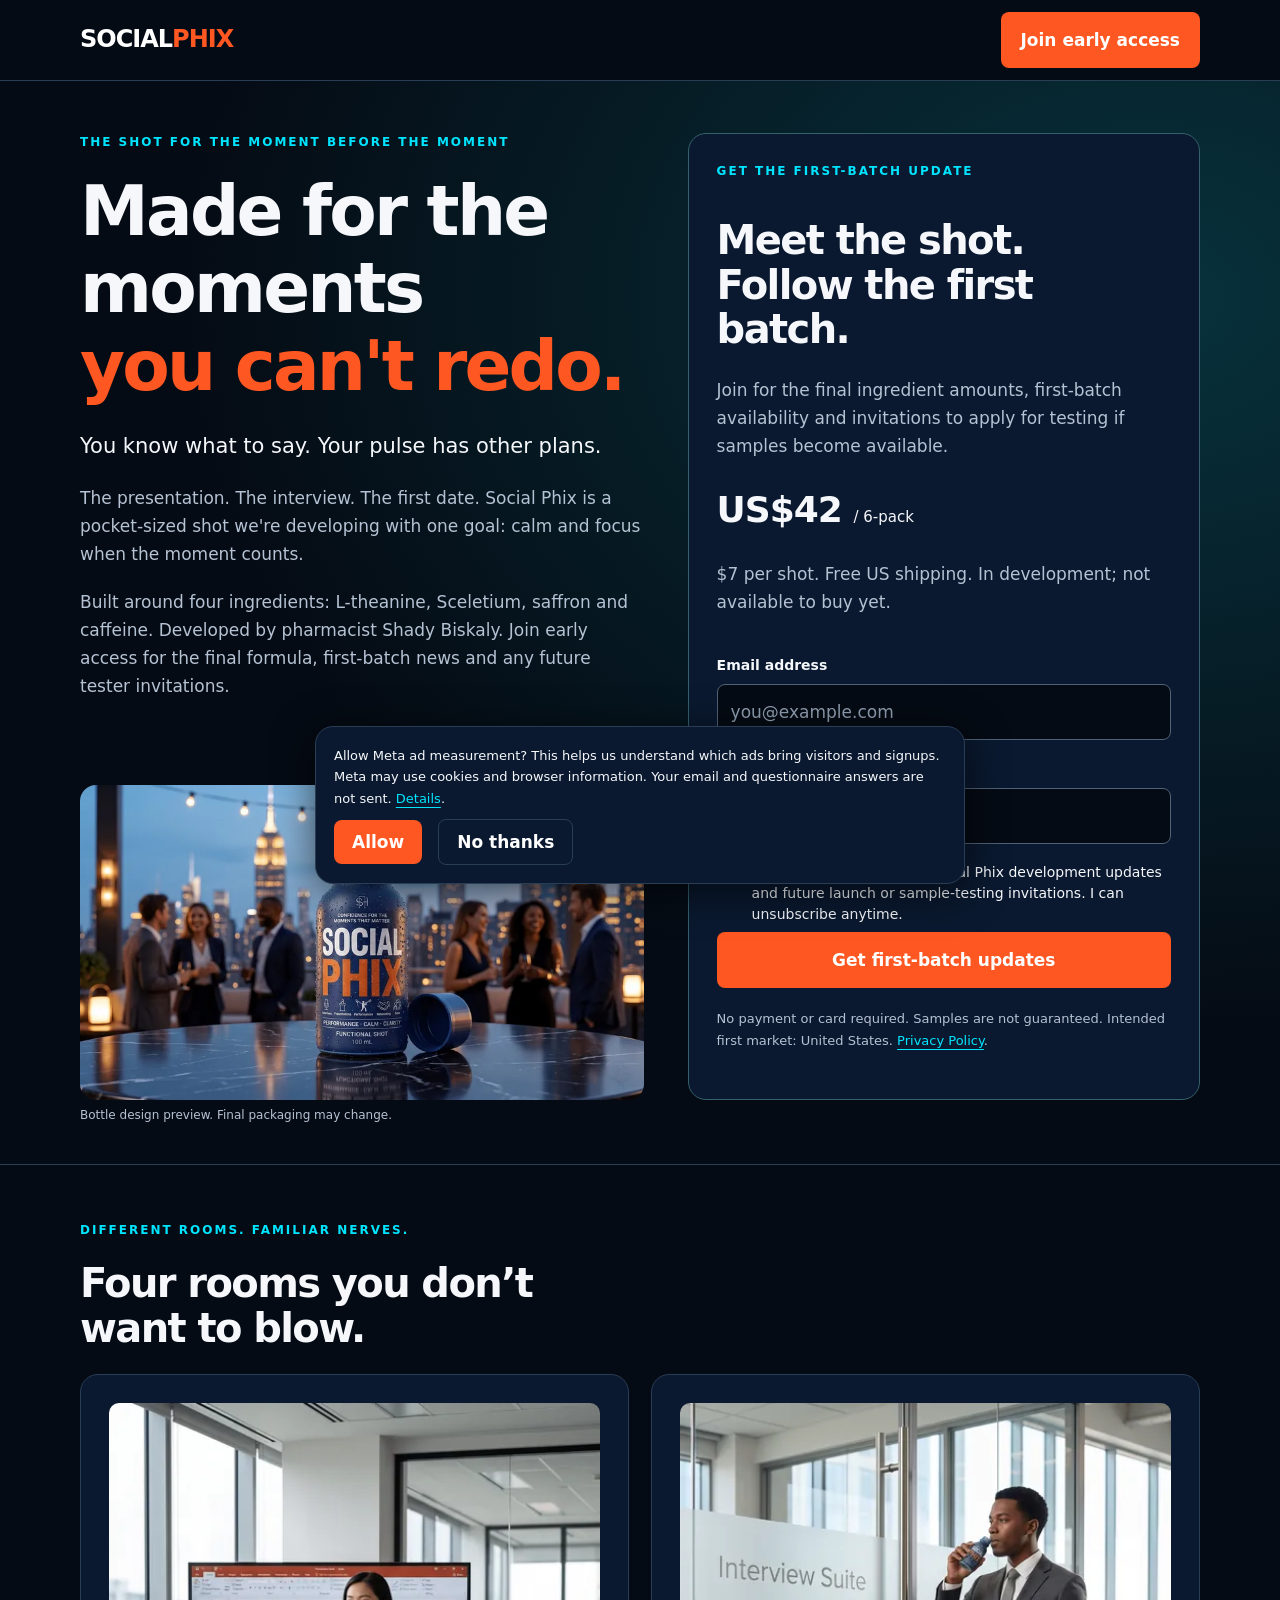
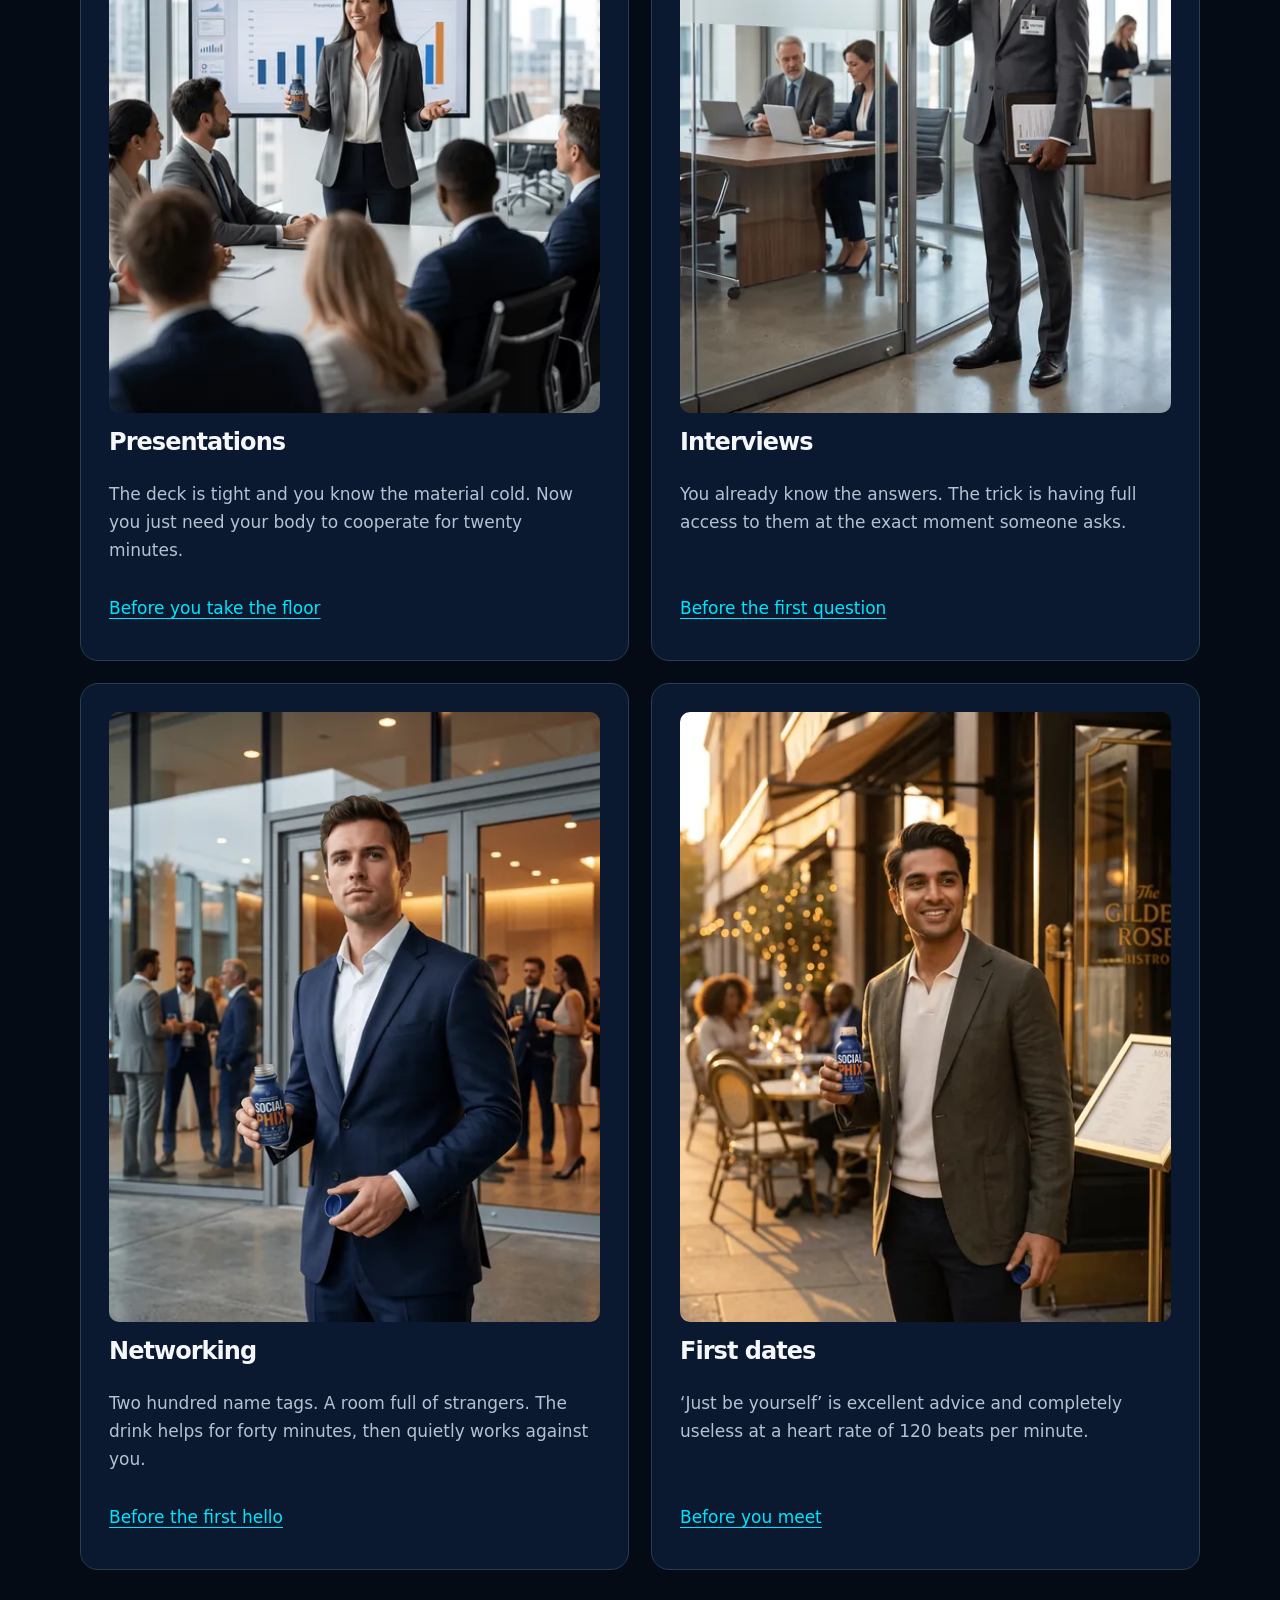
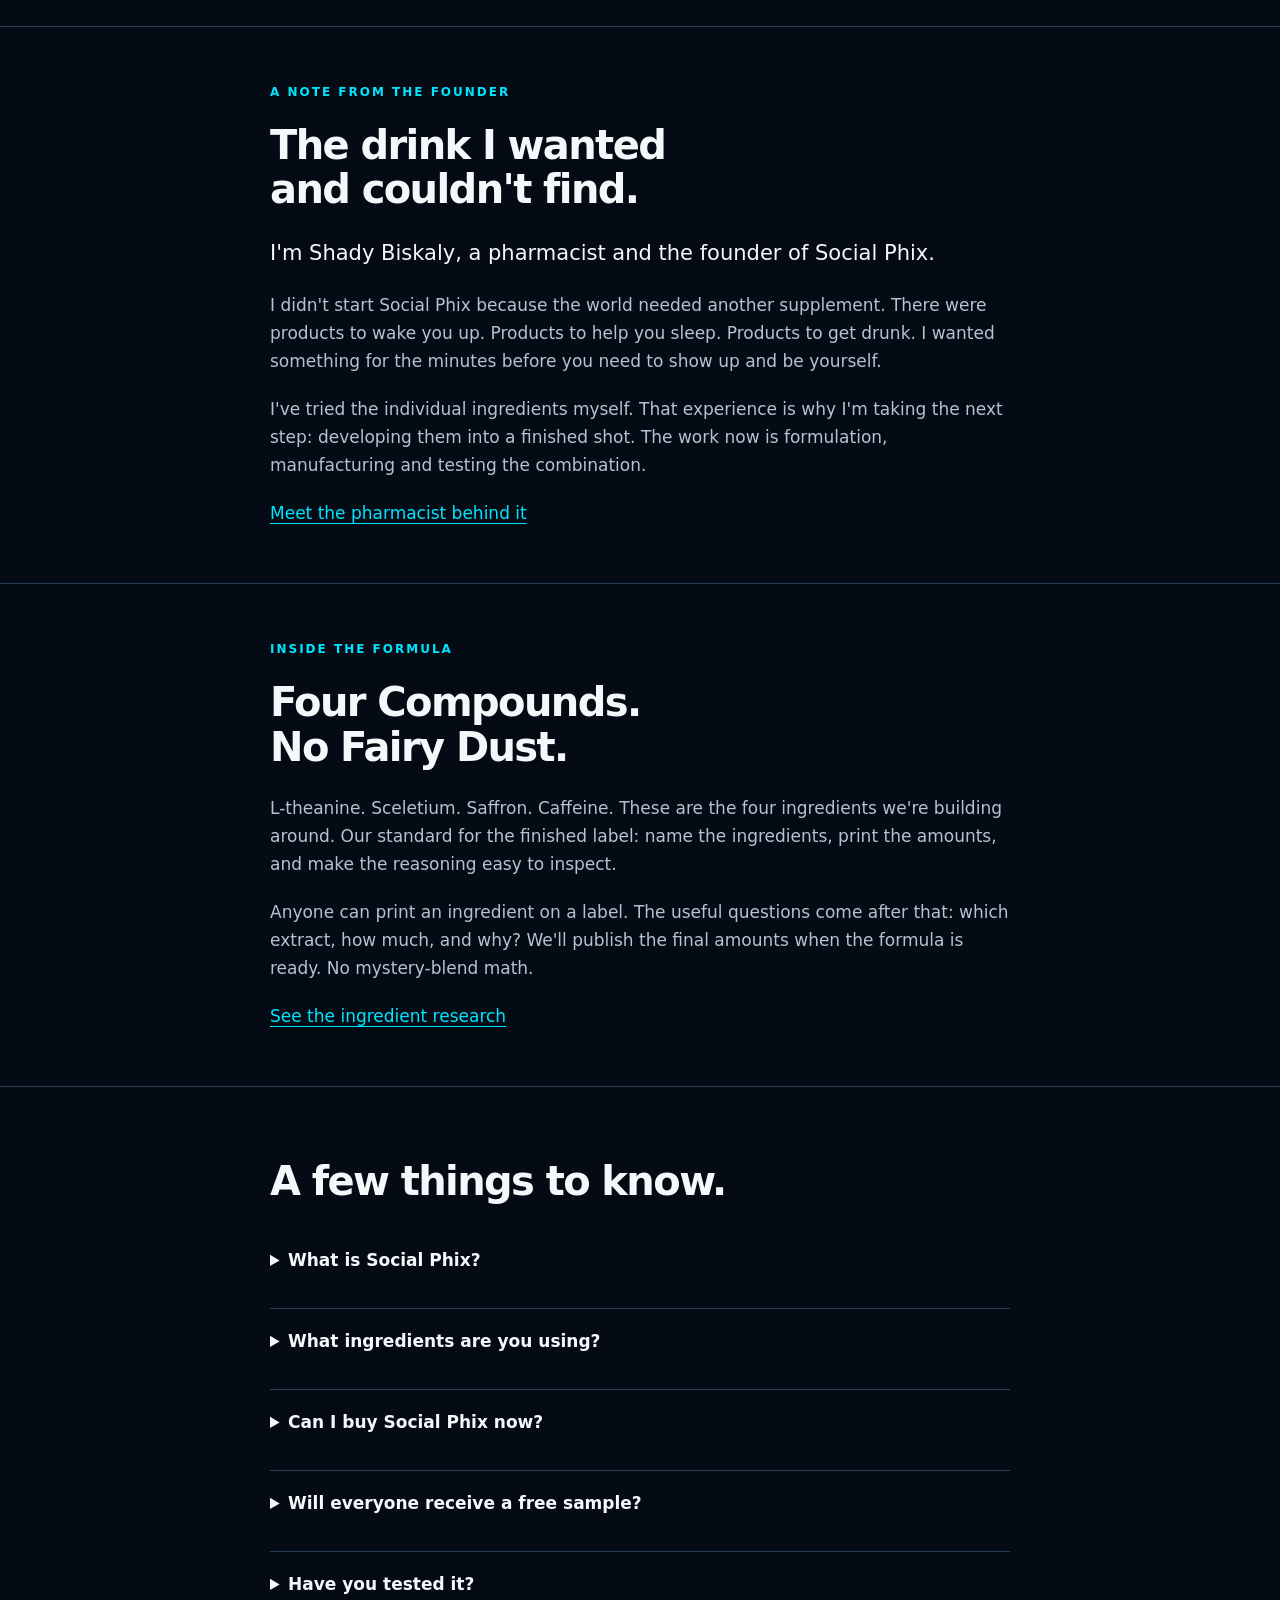
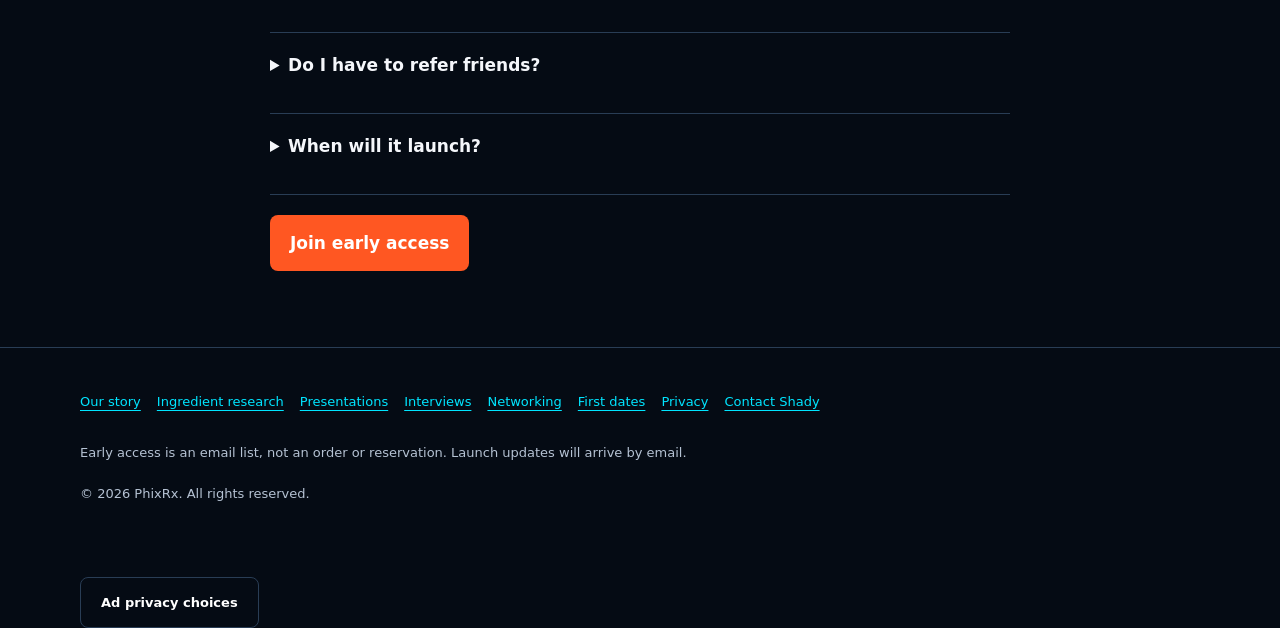
<file: index.html>
<!doctype html><html lang="en"><head><meta charset="utf-8"><meta name="viewport" content="width=device-width,initial-scale=1"><meta name="referrer" content="no-referrer"><meta http-equiv="Content-Security-Policy" content="default-src 'self'; script-src 'self' 'unsafe-inline' https://challenges.cloudflare.com https://www.googletagmanager.com https://connect.facebook.net; style-src 'self' 'unsafe-inline'; img-src 'self' data: https://www.facebook.com; connect-src 'self' https://socialphix-waitlist.shadybiskaly.workers.dev https://www.google-analytics.com https://region1.google-analytics.com https://www.facebook.com; frame-src https://challenges.cloudflare.com; form-action 'self' https://socialphix-waitlist.shadybiskaly.workers.dev; base-uri 'self'; object-src 'none'; upgrade-insecure-requests"><title>Social Phix — Made for the moments you can't redo</title><meta name="description" content="Made for the moments you can't redo. Meet Social Phix: the pre-event shot in development. Six shots for US$42 with free US shipping. Join early access."><link rel="icon" type="image/svg+xml" href="logo.svg"><style>
:root{color-scheme:dark;--bg:#050b14;--panel:#0a192f;--line:#293d55;--muted:#b5c2d3;--orange:#ff5722;--cyan:#00e5ff}*{box-sizing:border-box}html{scroll-behavior:smooth;scroll-padding-top:24px}body{margin:0;background:var(--bg);color:#f5f7fb;font:17px/1.65 system-ui,-apple-system,BlinkMacSystemFont,"Segoe UI",sans-serif}a{color:var(--cyan);text-underline-offset:4px}a:hover{color:white}button,input,select{font:inherit}button,a,input,select,summary{touch-action:manipulation}:focus-visible{outline:3px solid var(--cyan);outline-offset:4px}.wrap{width:min(1120px,calc(100% - 40px));margin:auto}.narrow{max-width:740px}nav{border-bottom:1px solid var(--line)}nav .wrap{min-height:78px;display:flex;justify-content:space-between;align-items:center;gap:16px}.logo{color:white;text-decoration:none;font-size:24px;font-weight:900;letter-spacing:-1px}.logo span,h1 span{color:var(--orange)}.hero{padding:52px 0 64px;background:radial-gradient(ellipse at 90% 20%,#07323c,transparent 60%)}.hero-grid{display:grid;grid-template-columns:minmax(0,1.1fr) minmax(0,1fr);gap:44px;align-items:start}.eyebrow{color:var(--cyan);font-size:12px;font-weight:800;text-transform:uppercase;letter-spacing:2px}h1,h2,h3{line-height:1.12;letter-spacing:-.04em;margin:16px 0 24px}h1{font-size:clamp(42px,5.4vw,70px)}h2{font-size:clamp(28px,4vw,40px)}h3{font-size:24px}p{margin:0 0 20px}.muted,figcaption{color:var(--muted)}.small{font-size:13px}.lead{font-size:21px}.card{background:var(--panel);border:1px solid var(--line);border-radius:18px;padding:28px}.offer{border-color:#34616a}.price{font-size:36px;font-weight:850;letter-spacing:-1px}.price small{font-size:15px;font-weight:400;letter-spacing:0}.button,button{display:inline-block;background:var(--orange);color:white;border:0;border-radius:8px;padding:14px 20px;font-weight:750;text-align:center;text-decoration:none;cursor:pointer}.button:hover,button:hover{background:#d84315;color:white}button:disabled{opacity:.65;cursor:wait}.secondary{background:transparent;border:1px solid var(--line)}.wide{width:100%}label{display:block;font-size:14px;font-weight:650;margin:18px 0 7px}input,select{width:100%;min-width:0;border:1px solid #516176;border-radius:8px;padding:13px;background:var(--bg);color:white}input::placeholder{color:#91a0b3}.check{display:flex;gap:10px;align-items:flex-start;font-weight:400}.check input{width:18px;margin-top:5px;flex-shrink:0}.status{padding:12px;border:1px solid var(--line);border-radius:8px;margin:14px 0}.error{color:#ffc3b0;border-color:var(--orange)}[hidden]{display:none!important}figure{margin:24px 0 0}figure img{width:100%;height:auto;border-radius:16px}figcaption{font-size:12px;margin-top:6px}.section{padding:56px 0;border-top:1px solid var(--line)}.grid{display:grid;grid-template-columns:repeat(2,minmax(0,1fr));gap:22px}.occasion img{width:100%;height:auto;aspect-ratio:480/596;object-fit:contain;border-radius:10px}details{border-bottom:1px solid var(--line);padding:18px 0}summary{cursor:pointer;font-weight:700}details p{margin:14px 0 0}footer{border-top:1px solid var(--line);padding:32px 0;color:var(--muted);font-size:13px}.links,.row{display:flex;flex-wrap:wrap;gap:16px;align-items:center}.links{margin-bottom:18px}.row input{flex:1}.article{padding:48px 0}.stack>*+*{margin-top:24px}.space-top{margin-top:20px}.rewards{padding-left:22px}.rewards li{padding:12px 0;border-bottom:1px solid var(--line)}.reward-state{color:var(--cyan);font-size:13px}.hero-photo{grid-column:1;grid-row:2;margin:0;align-self:end;position:relative}.hero-photo figcaption{position:absolute;top:100%;left:0;right:0}.hero .offer{grid-column:2;grid-row:1 / span 2;align-self:stretch;display:flex;flex-direction:column}.hero .offer form{margin-top:auto}
@media(max-width:760px){.hero-grid,.grid{grid-template-columns:1fr}.hero{padding:32px 0 40px}.hero-grid{gap:28px}.card{padding:22px}.row input{flex-basis:100%}nav .button{font-size:13px;padding:11px 13px}.hero .offer{grid-column:1;grid-row:2}.hero-photo{grid-column:1;grid-row:3}.hero-photo figcaption{position:static}.hero .offer{align-self:start}}
.hero-grid>*{min-width:0}.article p,.article li,.card p{overflow-wrap:anywhere}.article h2{margin-top:40px;overflow-wrap:anywhere;text-wrap:balance}.article li{margin-bottom:12px}.occasion{display:flex;flex-direction:column}.occasion>a{margin-top:auto;padding-block:10px;min-height:44px}.occasion img{object-position:center}.links a{display:inline-flex;align-items:center;min-height:44px}summary{min-height:44px}.hero-photo img{display:block;aspect-ratio:1700/949}.article .lead{max-width:65ch}button{min-height:44px}nav .wrap{flex-wrap:wrap;padding-block:12px}.check{line-height:1.5}@media(max-width:360px){.wrap{width:calc(100% - 28px)}.card{padding:18px}nav .wrap{gap:8px}.logo{font-size:22px}h1{font-size:38px}}
@media(prefers-reduced-motion:reduce){html{scroll-behavior:auto}}
#ad-consent{position:fixed;z-index:20;left:16px;right:16px;bottom:16px;width:auto;max-width:650px;margin:0 auto;box-shadow:0 8px 40px #0009;padding:18px}#ad-consent p{margin-bottom:10px}#ad-consent button{padding:8px 18px}
</style><link rel="canonical" href="https://www.socialphix.com/"><meta property="og:title" content="Social Phix — Made for the moments you can&#x27;t redo"><meta property="og:description" content="Made for the moments you can&#x27;t redo. Meet Social Phix: the pre-event shot in development. Six shots for US$42 with free US shipping. Join early access."><meta property="og:url" content="https://www.socialphix.com/"><meta property="og:site_name" content="Social Phix"><meta property="og:type" content="website"><meta property="og:image" content="https://www.socialphix.com/phix2.webp"><meta property="og:image:alt" content="Social Phix bottle design preview"><meta name="twitter:card" content="summary_large_image"><meta name="robots" content="index,follow,max-image-preview:large"><script type="application/ld+json">{"@context": "https://schema.org", "@graph": [{"@type": "Organization", "@id": "https://www.socialphix.com/#organization", "name": "PhixRx", "url": "https://www.socialphix.com/", "email": "shady@socialphix.com", "logo": "https://www.socialphix.com/logo.svg"}, {"@type": "WebSite", "@id": "https://www.socialphix.com/#website", "name": "Social Phix", "url": "https://www.socialphix.com/", "publisher": {"@id": "https://www.socialphix.com/#organization"}}, {"@type": "Person", "@id": "https://www.socialphix.com/about.html#shady", "name": "Shady Biskaly", "honorificSuffix": "R.Ph., BScPharm", "jobTitle": "Pharmacist and founder of Social Phix", "url": "https://www.socialphix.com/about.html"}, {"@type": "WebPage", "@id": "https://www.socialphix.com/#webpage", "url": "https://www.socialphix.com/", "name": "Social Phix — Made for the moments you can't redo", "description": "Made for the moments you can't redo. Meet Social Phix: the pre-event shot in development. Six shots for US$42 with free US shipping. Join early access.", "isPartOf": {"@id": "https://www.socialphix.com/#website"}, "inLanguage": "en", "publisher": {"@id": "https://www.socialphix.com/#organization"}}]}</script><script src="https://challenges.cloudflare.com/turnstile/v0/api.js" async defer></script><script async src="https://www.googletagmanager.com/gtag/js?id=G-111753TXDT"></script><script>window.dataLayer=window.dataLayer||[];function gtag(){dataLayer.push(arguments);}gtag('js',new Date());gtag('config','G-111753TXDT',{page_location:'https://www.socialphix.com/',page_referrer:'',allow_google_signals:false,allow_ad_personalization_signals:false});</script><script src="/ad-measurement.js" defer></script></head><body><nav><div class="wrap"><a class="logo" href="/">SOCIAL<span>PHIX</span></a><a class="button" href="/#preorder">Join early access</a></div></nav><main><header class="hero"><div class="wrap hero-grid"><div><p class="eyebrow">The shot for the moment before the moment</p><h1>Made for the moments<br><span>you can't redo.</span></h1><p class="lead">You know what to say. Your pulse has other plans.</p><p class="muted">The presentation. The interview. The first date. Social Phix is a pocket-sized shot we're developing with one goal: calm and focus when the moment counts.</p><p class="muted">Built around four ingredients: L-theanine, Sceletium, saffron and caffeine. Developed by pharmacist Shady Biskaly. Join early access for the final formula, first-batch news and any future tester invitations.</p></div>
<section id="preorder" class="card offer" aria-labelledby="offerTitle"><p class="eyebrow">Get the first-batch update</p><h2 id="offerTitle">Meet the shot.<br>Follow the first batch.</h2><p class="muted">Join for the final ingredient amounts, first-batch availability and invitations to apply for testing if samples become available.</p><p class="price">US$42 <small>/ 6-pack</small></p><p class="muted">$7 per shot. Free US shipping. In development; not available to buy yet. </p>
<form id="waitlist-form" action="https://socialphix-waitlist.shadybiskaly.workers.dev/signup" method="post"><input type="hidden" name="selectedPack" value="6-Pack"><label for="email">Email address</label><input id="email" name="email" type="email" autocomplete="email" autocapitalize="off" spellcheck="false" placeholder="you@example.com" maxlength="254" required><label for="name">First name <span class="muted">(optional)</span></label><input id="name" name="name" autocomplete="given-name" maxlength="80"><label class="check"><input type="checkbox" name="emailConsent" value="yes" required><span>I'm 18 or older and want Social Phix development updates and future launch or sample-testing invitations. I can unsubscribe anytime.</span></label><div class="cf-turnstile" data-sitekey="0x4AAAAAAD1HuD0kItdoQfz0" data-theme="dark" data-size="flexible"></div><p id="formError" class="status error" role="alert" hidden></p><button class="wide" type="submit">Get first-batch updates</button><p class="small muted space-top">No payment or card required. Samples are not guaranteed. Intended first market: United States. <a href="privacy.html">Privacy Policy</a>.</p></form><noscript><p>Please enable JavaScript to sign up, or <a href="mailto:shady@socialphix.com">contact Shady</a>.</p></noscript></section>
<figure class="hero-photo"><picture><img src="phix2-mobile.webp" srcset="phix2-mobile.webp 860w, phix2.webp 1700w" sizes="(max-width:760px) calc(100vw - 40px), (max-width:1160px) calc(52vw - 44px), 564px" width="1700" height="949" alt="Social Phix bottle design preview" fetchpriority="high" decoding="async"></picture><figcaption>Bottle design preview. Final packaging may change.</figcaption></figure></div></header>
<section class="section" id="protocol"><div class="wrap"><p class="eyebrow">Different rooms. Familiar nerves.</p><h2>Four rooms you don’t<br>want to blow.</h2><div class="grid"><article class="card occasion"><img width="480" height="596" decoding="async" src="presentation.webp" alt="Presentation setting" loading="lazy"><h3>Presentations</h3><p class="muted">The deck is tight and you know the material cold. Now you just need your body to cooperate for twenty minutes.</p><a href="presentation-anxiety.html">Before you take the floor</a></article><article class="card occasion"><img width="480" height="596" decoding="async" src="interview.webp" alt="Interview setting" loading="lazy"><h3>Interviews</h3><p class="muted">You already know the answers. The trick is having full access to them at the exact moment someone asks.</p><a href="interview-prep.html">Before the first question</a></article><article class="card occasion"><img width="480" height="596" decoding="async" src="networking.webp" alt="Networking event setting" loading="lazy"><h3>Networking</h3><p class="muted">Two hundred name tags. A room full of strangers. The drink helps for forty minutes, then quietly works against you.</p><a href="networking-confidence.html">Before the first hello</a></article><article class="card occasion"><img width="480" height="596" decoding="async" src="dates.webp" alt="First date setting" loading="lazy"><h3>First dates</h3><p class="muted">‘Just be yourself’ is excellent advice and completely useless at a heart rate of 120 beats per minute.</p><a href="first-date-nerves.html">Before you meet</a></article></div></div></section>
<section class="section" id="story"><div class="wrap narrow"><p class="eyebrow">A note from the founder</p><h2>The drink I wanted<br>and couldn't find.</h2><p class="lead">I'm Shady Biskaly, a pharmacist and the founder of Social Phix.</p><p class="muted">I didn't start Social Phix because the world needed another supplement. There were products to wake you up. Products to help you sleep. Products to get drunk. I wanted something for the minutes before you need to show up and be yourself.</p><p class="muted">I've tried the individual ingredients myself. That experience is why I'm taking the next step: developing them into a finished shot. The work now is formulation, manufacturing and testing the combination.</p><a href="about.html">Meet the pharmacist behind it</a></div></section>
<section class="section" id="formula"><div class="wrap narrow"><p class="eyebrow">Inside the formula</p><h2>Four Compounds.<br>No Fairy Dust.</h2><p class="muted">L-theanine. Sceletium. Saffron. Caffeine. These are the four ingredients we're building around. Our standard for the finished label: name the ingredients, print the amounts, and make the reasoning easy to inspect.</p><p class="muted">Anyone can print an ingredient on a label. The useful questions come after that: which extract, how much, and why? We'll publish the final amounts when the formula is ready. No mystery-blend math.</p><a href="science.html">See the ingredient research</a></div></section>
<section class="section" id="faq"><div class="wrap narrow"><h2>A few things to know.</h2><details><summary>What is Social Phix?</summary><p>Social Phix is a functional shot in development for the moments before presentations, interviews, networking and first dates. The goal is calm and focus. The launch pack is six shots for US$42 with free US shipping.</p></details><details><summary>What ingredients are you using?</summary><p>We are building around L-theanine, Sceletium extract, saffron extract and caffeine. Final extracts and amounts will be published when the formula is ready. <a href="science.html">Read the ingredient research.</a></p></details><details><summary>Can I buy Social Phix now?</summary><p>No. This is an early-access list for a product in development. The launch pack is six shots for US$42 with free US shipping. There is no checkout, charge or subscription.</p></details><details><summary>Will everyone receive a free sample?</summary><p>No. We may invite some early members to apply for testing if suitable samples become available. Quantities, eligibility and timing aren't confirmed.</p></details><details><summary>Have you tested it?</summary><p>Shady has tried the individual ingredients himself. That experience helped shape Social Phix, but it is not a test of the finished combination. The shot still needs formulation and testing before we can give reliable guidance on its effects, timing or tolerability.</p></details><details><summary>Do I have to refer friends?</summary><p>No. Sharing is optional and isn't required to join. The thank-you page explains the existing referral program separately.</p></details><details><summary>When will it launch?</summary><p>There is no confirmed date. We'll share development updates and any future purchase opportunity by email.</p></details><p class="space-top"><a class="button" href="#preorder">Join early access</a></p></div></section></main><footer><div class="wrap"><div class="links"><a href="about.html">Our story</a><a href="science.html">Ingredient research</a><a href="presentation-anxiety.html">Presentations</a><a href="interview-prep.html">Interviews</a><a href="networking-confidence.html">Networking</a><a href="first-date-nerves.html">First dates</a><a href="privacy.html">Privacy</a><a href="mailto:shady@socialphix.com">Contact Shady</a></div><p>Early access is an email list, not an order or reservation. Launch updates will arrive by email.</p><p>© 2026 PhixRx. All rights reserved.</p></div></footer><section id="ad-consent" class="wrap card space-top" aria-label="Ad measurement choices" hidden><p class="small">Allow Meta ad measurement? This helps us understand which ads bring visitors and signups. Meta may use cookies and browser information. Your email and questionnaire answers are not sent. <a href="privacy.html">Details</a>.</p><div class="row"><button id="allow-ad-measurement" type="button">Allow</button><button id="decline-ad-measurement" class="secondary" type="button">No thanks</button></div></section><div class="wrap small space-top"><button type="button" id="ad-privacy-settings" class="secondary">Ad privacy choices</button></div><script>'use strict';
(() => {
 const form=document.getElementById('waitlist-form'), error=document.getElementById('formError'), button=form.querySelector('button[type=submit]');
 let busy=false;
 form.addEventListener('submit',async event=>{
  event.preventDefault(); if(busy||!form.reportValidity())return;
  busy=true;button.disabled=true;button.textContent='Joining…';error.hidden=true;
  try{
   const body=new FormData(form), params=window.socialPhixAttribution||new URLSearchParams(location.search);
   for(const key of ['ref','utm_source','utm_medium','utm_campaign','utm_content']){const value=params.get(key);if(value)body.set(key,value.slice(0,200));}
   body.set('experiment','moment-clear-offer-2026-09');
   const response=await fetch(form.action,{method:'POST',body}),data=await response.json();
   if(!response.ok||!data.ok)throw new Error(data.error||'Please try again shortly.');
   try{sessionStorage.removeItem('socialphix-join-waitlist');}catch(_){}
   const newSignup=!!data.code&&!data.alreadyVerified&&!data.resent&&!data.suppressed;
   if(newSignup){try{sessionStorage.setItem('socialphix-join-waitlist','1');}catch(_){}
    try{if(window.socialPhixMeasurement)await window.socialPhixMeasurement.lead();}catch(_){}
   }
   const target=new URL('success.html',location.href);
   if(data.code)target.searchParams.set('ref',data.code);else target.searchParams.set('pending','1');
   if(data.emailSent===false)target.searchParams.set('email_failed','1');
   if(data.code&&data.surveyToken){try{sessionStorage.setItem('socialphix-survey',JSON.stringify({code:data.code,token:data.surveyToken}));}catch(_){target.hash='survey='+encodeURIComponent(data.surveyToken);}}
   location.assign(target.href);
  }catch(err){error.textContent=err instanceof TypeError?"We couldn't reach the signup service. Check your connection and retry.":err.message;error.hidden=false;if(window.turnstile)window.turnstile.reset();busy=false;button.disabled=false;button.textContent='Get first-batch updates';}
 });
})();
</script></body></html>
</file>
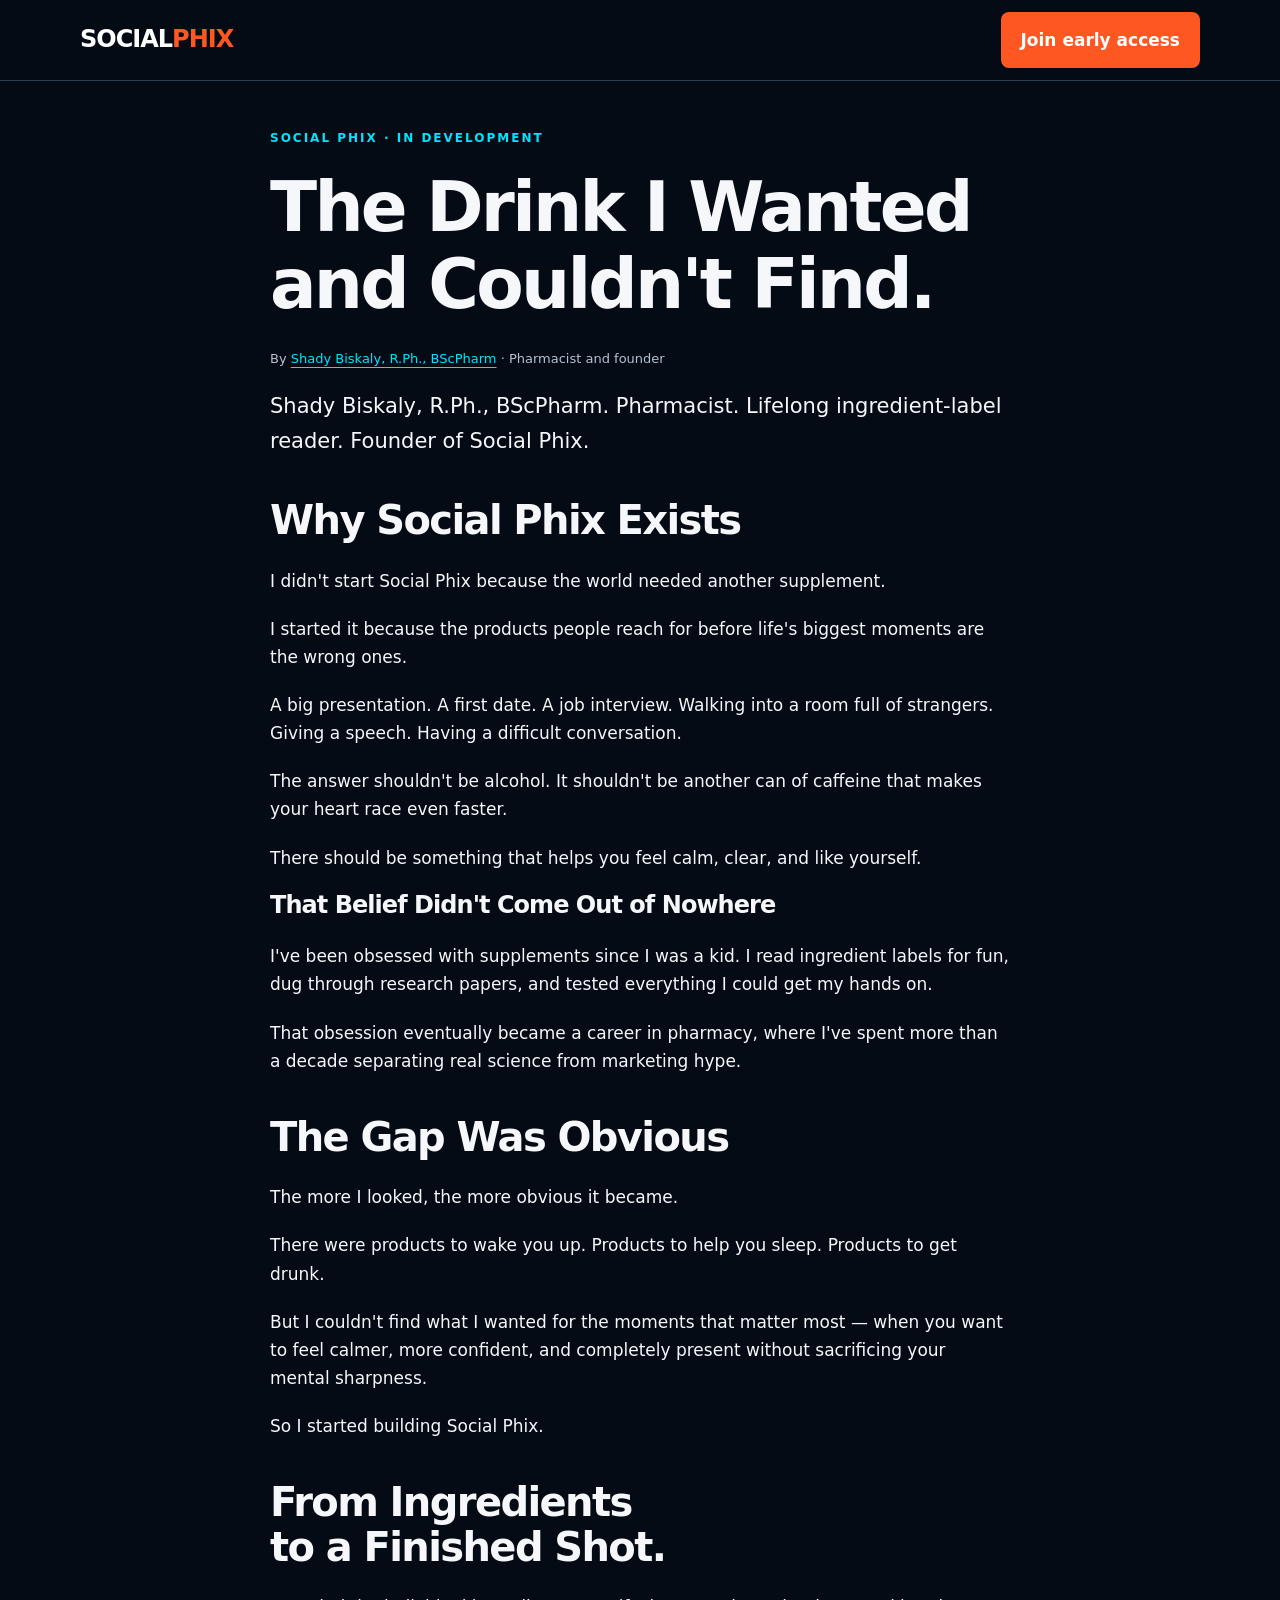
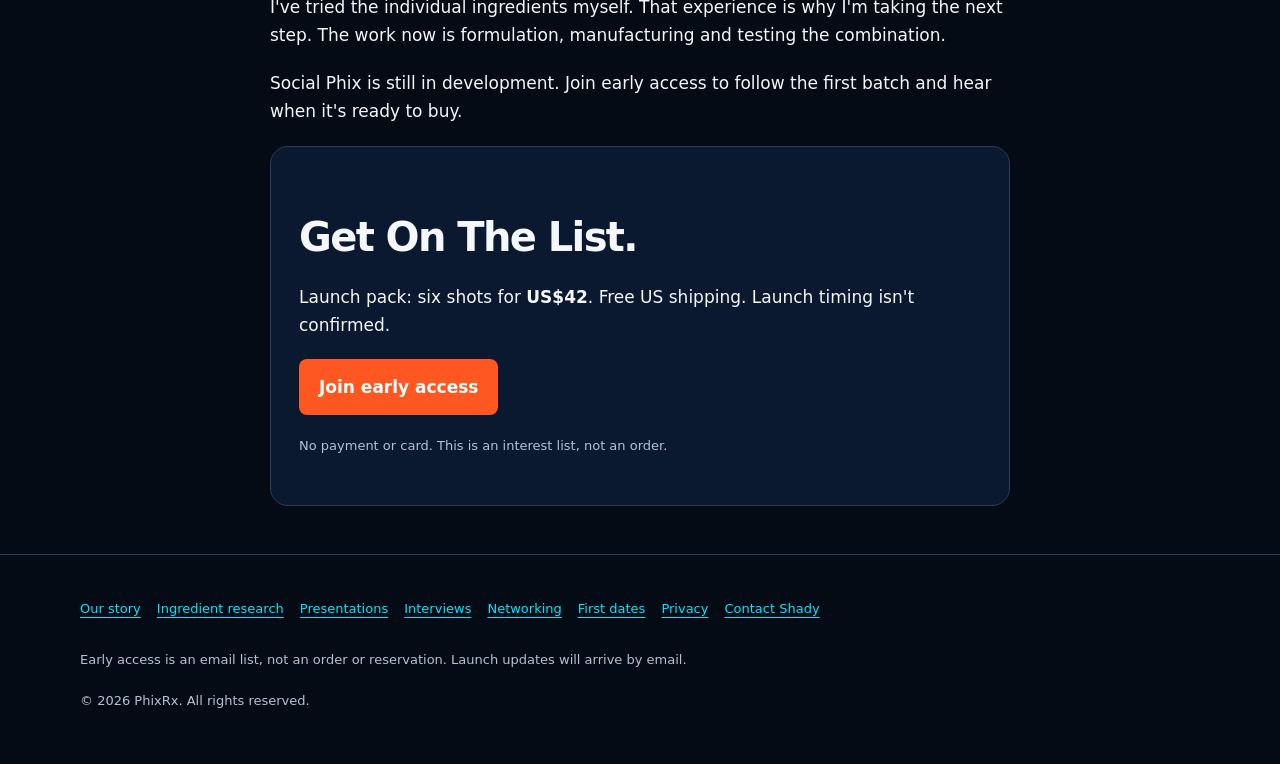
<file: about.html>
<!doctype html><html lang="en"><head><meta charset="utf-8"><meta name="viewport" content="width=device-width,initial-scale=1"><meta name="referrer" content="no-referrer"><meta http-equiv="Content-Security-Policy" content="default-src 'self'; script-src 'self' 'unsafe-inline' https://challenges.cloudflare.com https://www.googletagmanager.com; style-src 'self' 'unsafe-inline'; img-src 'self' data:; connect-src 'self' https://socialphix-waitlist.shadybiskaly.workers.dev https://www.google-analytics.com https://region1.google-analytics.com; frame-src https://challenges.cloudflare.com; form-action 'self' https://socialphix-waitlist.shadybiskaly.workers.dev; base-uri 'self'; object-src 'none'; upgrade-insecure-requests"><title>The Drink I Wanted and Couldn't Find. — Social Phix</title><meta name="description" content="The drink I wanted and couldn't find. Meet Shady Biskaly, the pharmacist building Social Phix."><link rel="icon" type="image/svg+xml" href="logo.svg"><style>
:root{color-scheme:dark;--bg:#050b14;--panel:#0a192f;--line:#293d55;--muted:#b5c2d3;--orange:#ff5722;--cyan:#00e5ff}*{box-sizing:border-box}html{scroll-behavior:smooth;scroll-padding-top:24px}body{margin:0;background:var(--bg);color:#f5f7fb;font:17px/1.65 system-ui,-apple-system,BlinkMacSystemFont,"Segoe UI",sans-serif}a{color:var(--cyan);text-underline-offset:4px}a:hover{color:white}button,input,select{font:inherit}button,a,input,select,summary{touch-action:manipulation}:focus-visible{outline:3px solid var(--cyan);outline-offset:4px}.wrap{width:min(1120px,calc(100% - 40px));margin:auto}.narrow{max-width:740px}nav{border-bottom:1px solid var(--line)}nav .wrap{min-height:78px;display:flex;justify-content:space-between;align-items:center;gap:16px}.logo{color:white;text-decoration:none;font-size:24px;font-weight:900;letter-spacing:-1px}.logo span,h1 span{color:var(--orange)}.hero{padding:52px 0 64px;background:radial-gradient(ellipse at 90% 20%,#07323c,transparent 60%)}.hero-grid{display:grid;grid-template-columns:minmax(0,1.1fr) minmax(0,1fr);gap:44px;align-items:start}.eyebrow{color:var(--cyan);font-size:12px;font-weight:800;text-transform:uppercase;letter-spacing:2px}h1,h2,h3{line-height:1.12;letter-spacing:-.04em;margin:16px 0 24px}h1{font-size:clamp(42px,5.4vw,70px)}h2{font-size:clamp(28px,4vw,40px)}h3{font-size:24px}p{margin:0 0 20px}.muted,figcaption{color:var(--muted)}.small{font-size:13px}.lead{font-size:21px}.card{background:var(--panel);border:1px solid var(--line);border-radius:18px;padding:28px}.offer{border-color:#34616a}.price{font-size:36px;font-weight:850;letter-spacing:-1px}.price small{font-size:15px;font-weight:400;letter-spacing:0}.button,button{display:inline-block;background:var(--orange);color:white;border:0;border-radius:8px;padding:14px 20px;font-weight:750;text-align:center;text-decoration:none;cursor:pointer}.button:hover,button:hover{background:#d84315;color:white}button:disabled{opacity:.65;cursor:wait}.secondary{background:transparent;border:1px solid var(--line)}.wide{width:100%}label{display:block;font-size:14px;font-weight:650;margin:18px 0 7px}input,select{width:100%;min-width:0;border:1px solid #516176;border-radius:8px;padding:13px;background:var(--bg);color:white}input::placeholder{color:#91a0b3}.check{display:flex;gap:10px;align-items:flex-start;font-weight:400}.check input{width:18px;margin-top:5px;flex-shrink:0}.status{padding:12px;border:1px solid var(--line);border-radius:8px;margin:14px 0}.error{color:#ffc3b0;border-color:var(--orange)}[hidden]{display:none!important}figure{margin:24px 0 0}figure img{width:100%;height:auto;border-radius:16px}figcaption{font-size:12px;margin-top:6px}.section{padding:56px 0;border-top:1px solid var(--line)}.grid{display:grid;grid-template-columns:repeat(2,minmax(0,1fr));gap:22px}.occasion img{width:100%;height:auto;aspect-ratio:480/596;object-fit:contain;border-radius:10px}details{border-bottom:1px solid var(--line);padding:18px 0}summary{cursor:pointer;font-weight:700}details p{margin:14px 0 0}footer{border-top:1px solid var(--line);padding:32px 0;color:var(--muted);font-size:13px}.links,.row{display:flex;flex-wrap:wrap;gap:16px;align-items:center}.links{margin-bottom:18px}.row input{flex:1}.article{padding:48px 0}.stack>*+*{margin-top:24px}.space-top{margin-top:20px}.rewards{padding-left:22px}.rewards li{padding:12px 0;border-bottom:1px solid var(--line)}.reward-state{color:var(--cyan);font-size:13px}.hero-photo{grid-column:1;grid-row:2;margin:0;align-self:end;position:relative}.hero-photo figcaption{position:absolute;top:100%;left:0;right:0}.hero .offer{grid-column:2;grid-row:1 / span 2;align-self:stretch;display:flex;flex-direction:column}.hero .offer form{margin-top:auto}
@media(max-width:760px){.hero-grid,.grid{grid-template-columns:1fr}.hero{padding:32px 0 40px}.hero-grid{gap:28px}.card{padding:22px}.row input{flex-basis:100%}nav .button{font-size:13px;padding:11px 13px}.hero .offer{grid-column:1;grid-row:2}.hero-photo{grid-column:1;grid-row:3}.hero-photo figcaption{position:static}.hero .offer{align-self:start}}
.hero-grid>*{min-width:0}.article p,.article li,.card p{overflow-wrap:anywhere}.article h2{margin-top:40px;overflow-wrap:anywhere;text-wrap:balance}.article li{margin-bottom:12px}.occasion{display:flex;flex-direction:column}.occasion>a{margin-top:auto;padding-block:10px;min-height:44px}.occasion img{object-position:center}.links a{display:inline-flex;align-items:center;min-height:44px}summary{min-height:44px}.hero-photo img{display:block;aspect-ratio:1700/949}.article .lead{max-width:65ch}button{min-height:44px}nav .wrap{flex-wrap:wrap;padding-block:12px}.check{line-height:1.5}@media(max-width:360px){.wrap{width:calc(100% - 28px)}.card{padding:18px}nav .wrap{gap:8px}.logo{font-size:22px}h1{font-size:38px}}
@media(prefers-reduced-motion:reduce){html{scroll-behavior:auto}}
</style><link rel="canonical" href="https://www.socialphix.com/about.html"><meta property="og:title" content="The Drink I Wanted and Couldn&#x27;t Find. — Social Phix"><meta property="og:description" content="The drink I wanted and couldn&#x27;t find. Meet Shady Biskaly, the pharmacist building Social Phix."><meta property="og:url" content="https://www.socialphix.com/about.html"><meta property="og:site_name" content="Social Phix"><meta property="og:type" content="website"><meta property="og:image" content="https://www.socialphix.com/phix2.webp"><meta property="og:image:alt" content="Social Phix bottle design preview"><meta name="twitter:card" content="summary_large_image"><meta name="robots" content="index,follow,max-image-preview:large"><script type="application/ld+json">{"@context": "https://schema.org", "@graph": [{"@type": "Organization", "@id": "https://www.socialphix.com/#organization", "name": "PhixRx", "url": "https://www.socialphix.com/", "email": "shady@socialphix.com", "logo": "https://www.socialphix.com/logo.svg"}, {"@type": "WebSite", "@id": "https://www.socialphix.com/#website", "name": "Social Phix", "url": "https://www.socialphix.com/", "publisher": {"@id": "https://www.socialphix.com/#organization"}}, {"@type": "Person", "@id": "https://www.socialphix.com/about.html#shady", "name": "Shady Biskaly", "honorificSuffix": "R.Ph., BScPharm", "jobTitle": "Pharmacist and founder of Social Phix", "url": "https://www.socialphix.com/about.html"}, {"@type": "AboutPage", "@id": "https://www.socialphix.com/about.html#webpage", "url": "https://www.socialphix.com/about.html", "name": "The Drink I Wanted and Couldn't Find. — Social Phix", "description": "The drink I wanted and couldn't find. Meet Shady Biskaly, the pharmacist building Social Phix.", "isPartOf": {"@id": "https://www.socialphix.com/#website"}, "inLanguage": "en", "publisher": {"@id": "https://www.socialphix.com/#organization"}}, {"@type": "BreadcrumbList", "itemListElement": [{"@type": "ListItem", "position": 1, "name": "Social Phix", "item": "https://www.socialphix.com/"}, {"@type": "ListItem", "position": 2, "name": "The Drink I Wanted and Couldn't Find.", "item": "https://www.socialphix.com/about.html"}]}]}</script></head><body><nav><div class="wrap"><a class="logo" href="/">SOCIAL<span>PHIX</span></a><a class="button" href="/#preorder">Join early access</a></div></nav><main class="article"><article class="wrap narrow"><p class="eyebrow">Social Phix · In development</p><h1>The Drink I Wanted and Couldn't Find.</h1><p class="small muted">By <a href="about.html">Shady Biskaly, R.Ph., BScPharm</a> · Pharmacist and founder</p><p class="lead">Shady Biskaly, R.Ph., BScPharm. Pharmacist. Lifelong ingredient-label reader. Founder of Social Phix.</p><h2>Why Social Phix Exists</h2><p>I didn't start Social Phix because the world needed another supplement.</p><p>I started it because the products people reach for before life's biggest moments are the wrong ones.</p><p>A big presentation. A first date. A job interview. Walking into a room full of strangers. Giving a speech. Having a difficult conversation.</p><p>The answer shouldn't be alcohol. It shouldn't be another can of caffeine that makes your heart race even faster.</p><p>There should be something that helps you feel calm, clear, and like yourself.</p><h3>That Belief Didn't Come Out of Nowhere</h3><p>I've been obsessed with supplements since I was a kid. I read ingredient labels for fun, dug through research papers, and tested everything I could get my hands on.</p><p>That obsession eventually became a career in pharmacy, where I've spent more than a decade separating real science from marketing hype.</p><h2>The Gap Was Obvious</h2><p>The more I looked, the more obvious it became.</p><p>There were products to wake you up. Products to help you sleep. Products to get drunk.</p><p>But I couldn't find what I wanted for the moments that matter most — when you want to feel calmer, more confident, and completely present without sacrificing your mental sharpness.</p><p>So I started building Social Phix.</p><h2>From Ingredients to a Finished Shot.</h2><p>I've tried the individual ingredients myself. That experience is why I'm taking the next step. The work now is formulation, manufacturing and testing the combination.</p><p>Social Phix is still in development. Join early access to follow the first batch and hear when it's ready to buy.</p><section class="card space-top"><h2>Get On The List.</h2><p>Launch pack: six shots for <strong>US$42</strong>. Free US shipping. Launch timing isn't confirmed.</p><a class="button" href="/#preorder">Join early access</a><p class="small muted space-top">No payment or card. This is an interest list, not an order.</p></section></article></main><footer><div class="wrap"><div class="links"><a href="about.html">Our story</a><a href="science.html">Ingredient research</a><a href="presentation-anxiety.html">Presentations</a><a href="interview-prep.html">Interviews</a><a href="networking-confidence.html">Networking</a><a href="first-date-nerves.html">First dates</a><a href="privacy.html">Privacy</a><a href="mailto:shady@socialphix.com">Contact Shady</a></div><p>Early access is an email list, not an order or reservation. Launch updates will arrive by email.</p><p>© 2026 PhixRx. All rights reserved.</p></div></footer></body></html>
</file>
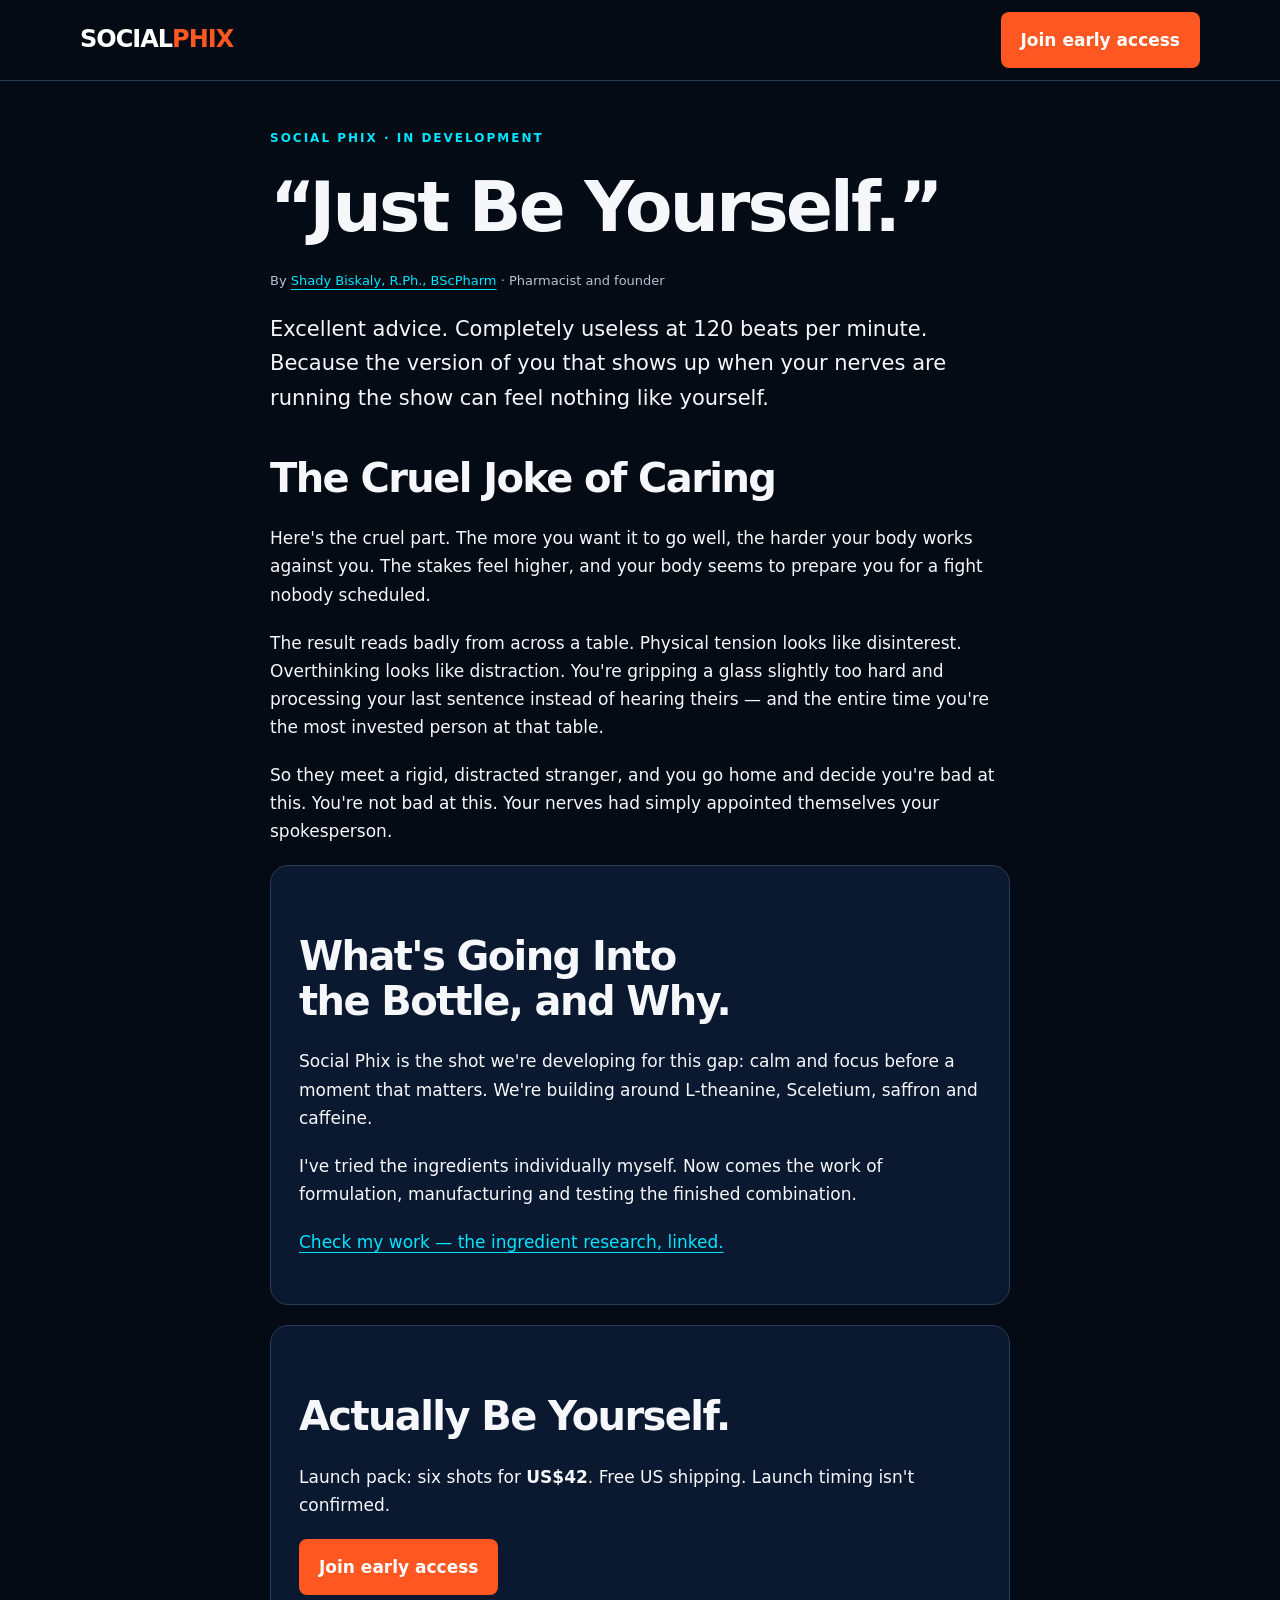
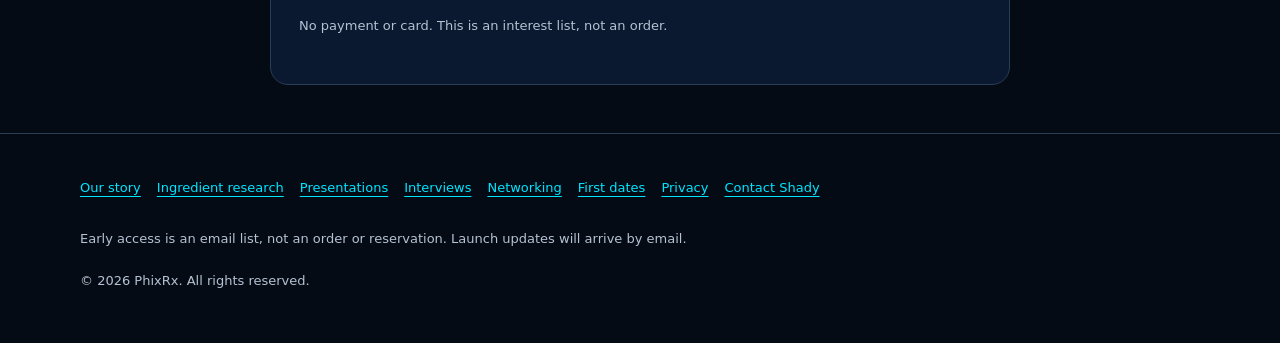
<file: first-date-nerves.html>
<!doctype html><html lang="en"><head><meta charset="utf-8"><meta name="viewport" content="width=device-width,initial-scale=1"><meta name="referrer" content="no-referrer"><meta http-equiv="Content-Security-Policy" content="default-src 'self'; script-src 'self' 'unsafe-inline' https://challenges.cloudflare.com https://www.googletagmanager.com; style-src 'self' 'unsafe-inline'; img-src 'self' data:; connect-src 'self' https://socialphix-waitlist.shadybiskaly.workers.dev https://www.google-analytics.com https://region1.google-analytics.com; frame-src https://challenges.cloudflare.com; form-action 'self' https://socialphix-waitlist.shadybiskaly.workers.dev; base-uri 'self'; object-src 'none'; upgrade-insecure-requests"><title>First-Date Nerves: Just Be Yourself — Social Phix</title><meta name="description" content="Just be yourself. Excellent advice. Completely useless when your nerves take over the conversation."><link rel="icon" type="image/svg+xml" href="logo.svg"><style>
:root{color-scheme:dark;--bg:#050b14;--panel:#0a192f;--line:#293d55;--muted:#b5c2d3;--orange:#ff5722;--cyan:#00e5ff}*{box-sizing:border-box}html{scroll-behavior:smooth;scroll-padding-top:24px}body{margin:0;background:var(--bg);color:#f5f7fb;font:17px/1.65 system-ui,-apple-system,BlinkMacSystemFont,"Segoe UI",sans-serif}a{color:var(--cyan);text-underline-offset:4px}a:hover{color:white}button,input,select{font:inherit}button,a,input,select,summary{touch-action:manipulation}:focus-visible{outline:3px solid var(--cyan);outline-offset:4px}.wrap{width:min(1120px,calc(100% - 40px));margin:auto}.narrow{max-width:740px}nav{border-bottom:1px solid var(--line)}nav .wrap{min-height:78px;display:flex;justify-content:space-between;align-items:center;gap:16px}.logo{color:white;text-decoration:none;font-size:24px;font-weight:900;letter-spacing:-1px}.logo span,h1 span{color:var(--orange)}.hero{padding:52px 0 64px;background:radial-gradient(ellipse at 90% 20%,#07323c,transparent 60%)}.hero-grid{display:grid;grid-template-columns:minmax(0,1.1fr) minmax(0,1fr);gap:44px;align-items:start}.eyebrow{color:var(--cyan);font-size:12px;font-weight:800;text-transform:uppercase;letter-spacing:2px}h1,h2,h3{line-height:1.12;letter-spacing:-.04em;margin:16px 0 24px}h1{font-size:clamp(42px,5.4vw,70px)}h2{font-size:clamp(28px,4vw,40px)}h3{font-size:24px}p{margin:0 0 20px}.muted,figcaption{color:var(--muted)}.small{font-size:13px}.lead{font-size:21px}.card{background:var(--panel);border:1px solid var(--line);border-radius:18px;padding:28px}.offer{border-color:#34616a}.price{font-size:36px;font-weight:850;letter-spacing:-1px}.price small{font-size:15px;font-weight:400;letter-spacing:0}.button,button{display:inline-block;background:var(--orange);color:white;border:0;border-radius:8px;padding:14px 20px;font-weight:750;text-align:center;text-decoration:none;cursor:pointer}.button:hover,button:hover{background:#d84315;color:white}button:disabled{opacity:.65;cursor:wait}.secondary{background:transparent;border:1px solid var(--line)}.wide{width:100%}label{display:block;font-size:14px;font-weight:650;margin:18px 0 7px}input,select{width:100%;min-width:0;border:1px solid #516176;border-radius:8px;padding:13px;background:var(--bg);color:white}input::placeholder{color:#91a0b3}.check{display:flex;gap:10px;align-items:flex-start;font-weight:400}.check input{width:18px;margin-top:5px;flex-shrink:0}.status{padding:12px;border:1px solid var(--line);border-radius:8px;margin:14px 0}.error{color:#ffc3b0;border-color:var(--orange)}[hidden]{display:none!important}figure{margin:24px 0 0}figure img{width:100%;height:auto;border-radius:16px}figcaption{font-size:12px;margin-top:6px}.section{padding:56px 0;border-top:1px solid var(--line)}.grid{display:grid;grid-template-columns:repeat(2,minmax(0,1fr));gap:22px}.occasion img{width:100%;height:auto;aspect-ratio:480/596;object-fit:contain;border-radius:10px}details{border-bottom:1px solid var(--line);padding:18px 0}summary{cursor:pointer;font-weight:700}details p{margin:14px 0 0}footer{border-top:1px solid var(--line);padding:32px 0;color:var(--muted);font-size:13px}.links,.row{display:flex;flex-wrap:wrap;gap:16px;align-items:center}.links{margin-bottom:18px}.row input{flex:1}.article{padding:48px 0}.stack>*+*{margin-top:24px}.space-top{margin-top:20px}.rewards{padding-left:22px}.rewards li{padding:12px 0;border-bottom:1px solid var(--line)}.reward-state{color:var(--cyan);font-size:13px}.hero-photo{grid-column:1;grid-row:2;margin:0;align-self:end;position:relative}.hero-photo figcaption{position:absolute;top:100%;left:0;right:0}.hero .offer{grid-column:2;grid-row:1 / span 2;align-self:stretch;display:flex;flex-direction:column}.hero .offer form{margin-top:auto}
@media(max-width:760px){.hero-grid,.grid{grid-template-columns:1fr}.hero{padding:32px 0 40px}.hero-grid{gap:28px}.card{padding:22px}.row input{flex-basis:100%}nav .button{font-size:13px;padding:11px 13px}.hero .offer{grid-column:1;grid-row:2}.hero-photo{grid-column:1;grid-row:3}.hero-photo figcaption{position:static}.hero .offer{align-self:start}}
.hero-grid>*{min-width:0}.article p,.article li,.card p{overflow-wrap:anywhere}.article h2{margin-top:40px;overflow-wrap:anywhere;text-wrap:balance}.article li{margin-bottom:12px}.occasion{display:flex;flex-direction:column}.occasion>a{margin-top:auto;padding-block:10px;min-height:44px}.occasion img{object-position:center}.links a{display:inline-flex;align-items:center;min-height:44px}summary{min-height:44px}.hero-photo img{display:block;aspect-ratio:1700/949}.article .lead{max-width:65ch}button{min-height:44px}nav .wrap{flex-wrap:wrap;padding-block:12px}.check{line-height:1.5}@media(max-width:360px){.wrap{width:calc(100% - 28px)}.card{padding:18px}nav .wrap{gap:8px}.logo{font-size:22px}h1{font-size:38px}}
@media(prefers-reduced-motion:reduce){html{scroll-behavior:auto}}
</style><link rel="canonical" href="https://www.socialphix.com/first-date-nerves.html"><meta property="og:title" content="First-Date Nerves: Just Be Yourself — Social Phix"><meta property="og:description" content="Just be yourself. Excellent advice. Completely useless when your nerves take over the conversation."><meta property="og:url" content="https://www.socialphix.com/first-date-nerves.html"><meta property="og:site_name" content="Social Phix"><meta property="og:type" content="website"><meta property="og:image" content="https://www.socialphix.com/phix2.webp"><meta property="og:image:alt" content="Social Phix bottle design preview"><meta name="twitter:card" content="summary_large_image"><meta name="robots" content="index,follow,max-image-preview:large"><script type="application/ld+json">{"@context": "https://schema.org", "@graph": [{"@type": "Organization", "@id": "https://www.socialphix.com/#organization", "name": "PhixRx", "url": "https://www.socialphix.com/", "email": "shady@socialphix.com", "logo": "https://www.socialphix.com/logo.svg"}, {"@type": "WebSite", "@id": "https://www.socialphix.com/#website", "name": "Social Phix", "url": "https://www.socialphix.com/", "publisher": {"@id": "https://www.socialphix.com/#organization"}}, {"@type": "Person", "@id": "https://www.socialphix.com/about.html#shady", "name": "Shady Biskaly", "honorificSuffix": "R.Ph., BScPharm", "jobTitle": "Pharmacist and founder of Social Phix", "url": "https://www.socialphix.com/about.html"}, {"@type": "WebPage", "@id": "https://www.socialphix.com/first-date-nerves.html#webpage", "url": "https://www.socialphix.com/first-date-nerves.html", "name": "First-Date Nerves: Just Be Yourself — Social Phix", "description": "Just be yourself. Excellent advice. Completely useless when your nerves take over the conversation.", "isPartOf": {"@id": "https://www.socialphix.com/#website"}, "inLanguage": "en", "publisher": {"@id": "https://www.socialphix.com/#organization"}}, {"@type": "Article", "@id": "https://www.socialphix.com/first-date-nerves.html#article", "headline": "“Just Be Yourself.”", "description": "Just be yourself. Excellent advice. Completely useless when your nerves take over the conversation.", "mainEntityOfPage": {"@id": "https://www.socialphix.com/first-date-nerves.html#webpage"}, "author": {"@id": "https://www.socialphix.com/about.html#shady"}, "publisher": {"@id": "https://www.socialphix.com/#organization"}, "citation": []}, {"@type": "BreadcrumbList", "itemListElement": [{"@type": "ListItem", "position": 1, "name": "Social Phix", "item": "https://www.socialphix.com/"}, {"@type": "ListItem", "position": 2, "name": "First-Date Nerves: Just Be Yourself", "item": "https://www.socialphix.com/first-date-nerves.html"}]}]}</script></head><body><nav><div class="wrap"><a class="logo" href="/">SOCIAL<span>PHIX</span></a><a class="button" href="/#preorder">Join early access</a></div></nav><main class="article"><article class="wrap narrow"><p class="eyebrow">Social Phix · In development</p><h1>“Just Be Yourself.”</h1><p class="small muted">By <a href="about.html">Shady Biskaly, R.Ph., BScPharm</a> · Pharmacist and founder</p><p class="lead">Excellent advice. Completely useless at 120 beats per minute. Because the version of you that shows up when your nerves are running the show can feel nothing like yourself.</p><h2>The Cruel Joke of Caring</h2><p>Here's the cruel part. The more you want it to go well, the harder your body works against you. The stakes feel higher, and your body seems to prepare you for a fight nobody scheduled.</p><p>The result reads badly from across a table. Physical tension looks like disinterest. Overthinking looks like distraction. You're gripping a glass slightly too hard and processing your last sentence instead of hearing theirs — and the entire time you're the most invested person at that table.</p><p>So they meet a rigid, distracted stranger, and you go home and decide you're bad at this. You're not bad at this. Your nerves had simply appointed themselves your spokesperson.</p><section class="card space-top"><h2>What's Going Into the Bottle, and Why.</h2><p>Social Phix is the shot we're developing for this gap: calm and focus before a moment that matters. We're building around L-theanine, Sceletium, saffron and caffeine.</p><p>I've tried the ingredients individually myself. Now comes the work of formulation, manufacturing and testing the finished combination.</p><p><a href="science.html">Check my work — the ingredient research, linked.</a></p></section><section class="card space-top"><h2>Actually Be Yourself.</h2><p>Launch pack: six shots for <strong>US$42</strong>. Free US shipping. Launch timing isn't confirmed.</p><a class="button" href="/#preorder">Join early access</a><p class="small muted space-top">No payment or card. This is an interest list, not an order.</p></section></article></main><footer><div class="wrap"><div class="links"><a href="about.html">Our story</a><a href="science.html">Ingredient research</a><a href="presentation-anxiety.html">Presentations</a><a href="interview-prep.html">Interviews</a><a href="networking-confidence.html">Networking</a><a href="first-date-nerves.html">First dates</a><a href="privacy.html">Privacy</a><a href="mailto:shady@socialphix.com">Contact Shady</a></div><p>Early access is an email list, not an order or reservation. Launch updates will arrive by email.</p><p>© 2026 PhixRx. All rights reserved.</p></div></footer></body></html>
</file>
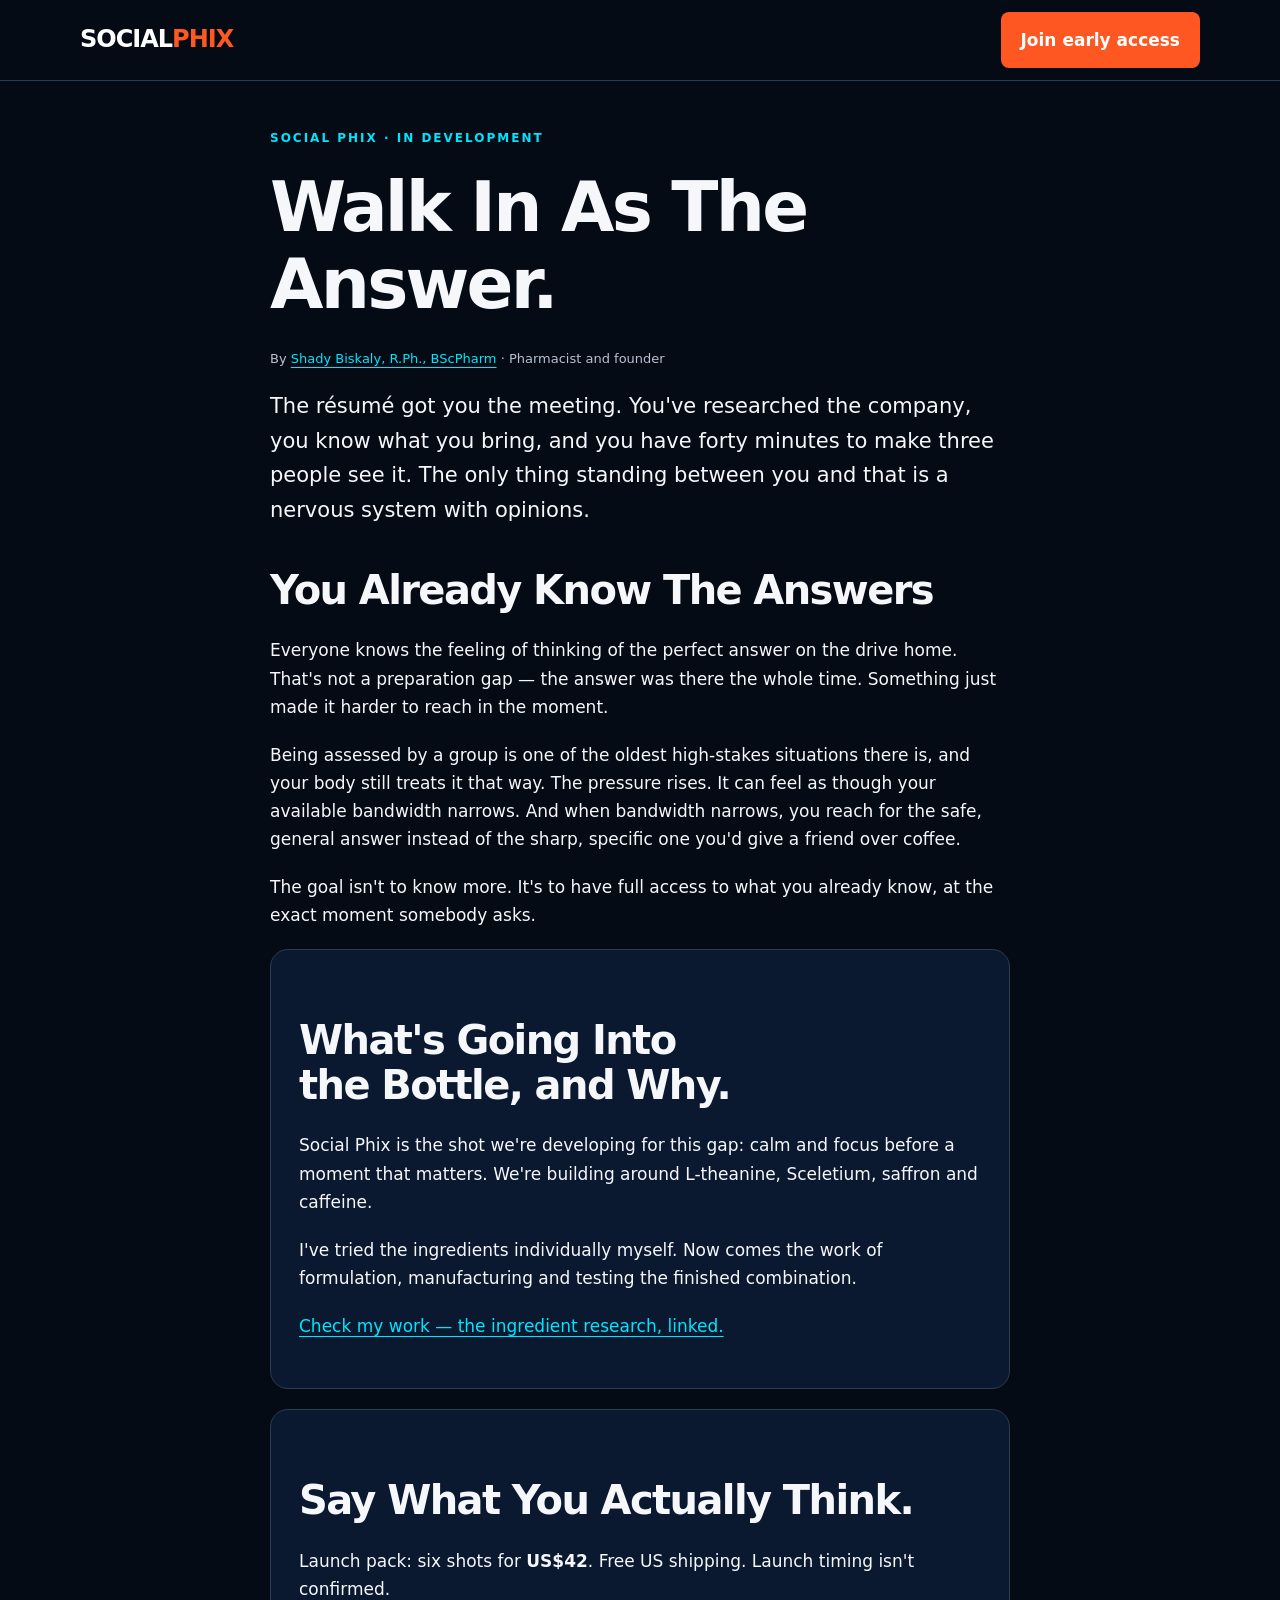
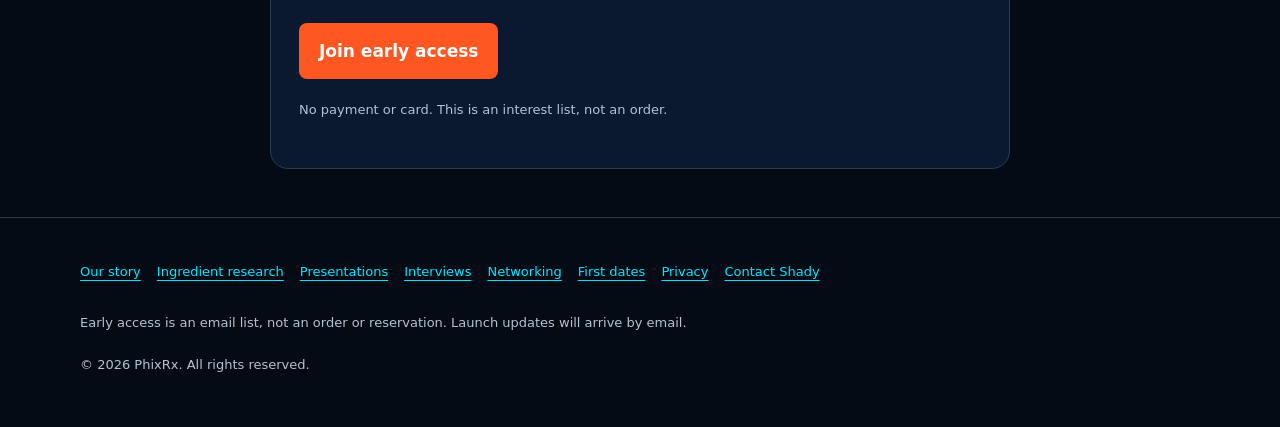
<file: interview-prep.html>
<!doctype html><html lang="en"><head><meta charset="utf-8"><meta name="viewport" content="width=device-width,initial-scale=1"><meta name="referrer" content="no-referrer"><meta http-equiv="Content-Security-Policy" content="default-src 'self'; script-src 'self' 'unsafe-inline' https://challenges.cloudflare.com https://www.googletagmanager.com; style-src 'self' 'unsafe-inline'; img-src 'self' data:; connect-src 'self' https://socialphix-waitlist.shadybiskaly.workers.dev https://www.google-analytics.com https://region1.google-analytics.com; frame-src https://challenges.cloudflare.com; form-action 'self' https://socialphix-waitlist.shadybiskaly.workers.dev; base-uri 'self'; object-src 'none'; upgrade-insecure-requests"><title>Before an Interview: Walk In as the Answer — Social Phix</title><meta name="description" content="Walk in as the answer. The résumé got you the meeting. Your nervous system has opinions."><link rel="icon" type="image/svg+xml" href="logo.svg"><style>
:root{color-scheme:dark;--bg:#050b14;--panel:#0a192f;--line:#293d55;--muted:#b5c2d3;--orange:#ff5722;--cyan:#00e5ff}*{box-sizing:border-box}html{scroll-behavior:smooth;scroll-padding-top:24px}body{margin:0;background:var(--bg);color:#f5f7fb;font:17px/1.65 system-ui,-apple-system,BlinkMacSystemFont,"Segoe UI",sans-serif}a{color:var(--cyan);text-underline-offset:4px}a:hover{color:white}button,input,select{font:inherit}button,a,input,select,summary{touch-action:manipulation}:focus-visible{outline:3px solid var(--cyan);outline-offset:4px}.wrap{width:min(1120px,calc(100% - 40px));margin:auto}.narrow{max-width:740px}nav{border-bottom:1px solid var(--line)}nav .wrap{min-height:78px;display:flex;justify-content:space-between;align-items:center;gap:16px}.logo{color:white;text-decoration:none;font-size:24px;font-weight:900;letter-spacing:-1px}.logo span,h1 span{color:var(--orange)}.hero{padding:52px 0 64px;background:radial-gradient(ellipse at 90% 20%,#07323c,transparent 60%)}.hero-grid{display:grid;grid-template-columns:minmax(0,1.1fr) minmax(0,1fr);gap:44px;align-items:start}.eyebrow{color:var(--cyan);font-size:12px;font-weight:800;text-transform:uppercase;letter-spacing:2px}h1,h2,h3{line-height:1.12;letter-spacing:-.04em;margin:16px 0 24px}h1{font-size:clamp(42px,5.4vw,70px)}h2{font-size:clamp(28px,4vw,40px)}h3{font-size:24px}p{margin:0 0 20px}.muted,figcaption{color:var(--muted)}.small{font-size:13px}.lead{font-size:21px}.card{background:var(--panel);border:1px solid var(--line);border-radius:18px;padding:28px}.offer{border-color:#34616a}.price{font-size:36px;font-weight:850;letter-spacing:-1px}.price small{font-size:15px;font-weight:400;letter-spacing:0}.button,button{display:inline-block;background:var(--orange);color:white;border:0;border-radius:8px;padding:14px 20px;font-weight:750;text-align:center;text-decoration:none;cursor:pointer}.button:hover,button:hover{background:#d84315;color:white}button:disabled{opacity:.65;cursor:wait}.secondary{background:transparent;border:1px solid var(--line)}.wide{width:100%}label{display:block;font-size:14px;font-weight:650;margin:18px 0 7px}input,select{width:100%;min-width:0;border:1px solid #516176;border-radius:8px;padding:13px;background:var(--bg);color:white}input::placeholder{color:#91a0b3}.check{display:flex;gap:10px;align-items:flex-start;font-weight:400}.check input{width:18px;margin-top:5px;flex-shrink:0}.status{padding:12px;border:1px solid var(--line);border-radius:8px;margin:14px 0}.error{color:#ffc3b0;border-color:var(--orange)}[hidden]{display:none!important}figure{margin:24px 0 0}figure img{width:100%;height:auto;border-radius:16px}figcaption{font-size:12px;margin-top:6px}.section{padding:56px 0;border-top:1px solid var(--line)}.grid{display:grid;grid-template-columns:repeat(2,minmax(0,1fr));gap:22px}.occasion img{width:100%;height:auto;aspect-ratio:480/596;object-fit:contain;border-radius:10px}details{border-bottom:1px solid var(--line);padding:18px 0}summary{cursor:pointer;font-weight:700}details p{margin:14px 0 0}footer{border-top:1px solid var(--line);padding:32px 0;color:var(--muted);font-size:13px}.links,.row{display:flex;flex-wrap:wrap;gap:16px;align-items:center}.links{margin-bottom:18px}.row input{flex:1}.article{padding:48px 0}.stack>*+*{margin-top:24px}.space-top{margin-top:20px}.rewards{padding-left:22px}.rewards li{padding:12px 0;border-bottom:1px solid var(--line)}.reward-state{color:var(--cyan);font-size:13px}.hero-photo{grid-column:1;grid-row:2;margin:0;align-self:end;position:relative}.hero-photo figcaption{position:absolute;top:100%;left:0;right:0}.hero .offer{grid-column:2;grid-row:1 / span 2;align-self:stretch;display:flex;flex-direction:column}.hero .offer form{margin-top:auto}
@media(max-width:760px){.hero-grid,.grid{grid-template-columns:1fr}.hero{padding:32px 0 40px}.hero-grid{gap:28px}.card{padding:22px}.row input{flex-basis:100%}nav .button{font-size:13px;padding:11px 13px}.hero .offer{grid-column:1;grid-row:2}.hero-photo{grid-column:1;grid-row:3}.hero-photo figcaption{position:static}.hero .offer{align-self:start}}
.hero-grid>*{min-width:0}.article p,.article li,.card p{overflow-wrap:anywhere}.article h2{margin-top:40px;overflow-wrap:anywhere;text-wrap:balance}.article li{margin-bottom:12px}.occasion{display:flex;flex-direction:column}.occasion>a{margin-top:auto;padding-block:10px;min-height:44px}.occasion img{object-position:center}.links a{display:inline-flex;align-items:center;min-height:44px}summary{min-height:44px}.hero-photo img{display:block;aspect-ratio:1700/949}.article .lead{max-width:65ch}button{min-height:44px}nav .wrap{flex-wrap:wrap;padding-block:12px}.check{line-height:1.5}@media(max-width:360px){.wrap{width:calc(100% - 28px)}.card{padding:18px}nav .wrap{gap:8px}.logo{font-size:22px}h1{font-size:38px}}
@media(prefers-reduced-motion:reduce){html{scroll-behavior:auto}}
</style><link rel="canonical" href="https://www.socialphix.com/interview-prep.html"><meta property="og:title" content="Before an Interview: Walk In as the Answer — Social Phix"><meta property="og:description" content="Walk in as the answer. The résumé got you the meeting. Your nervous system has opinions."><meta property="og:url" content="https://www.socialphix.com/interview-prep.html"><meta property="og:site_name" content="Social Phix"><meta property="og:type" content="website"><meta property="og:image" content="https://www.socialphix.com/phix2.webp"><meta property="og:image:alt" content="Social Phix bottle design preview"><meta name="twitter:card" content="summary_large_image"><meta name="robots" content="index,follow,max-image-preview:large"><script type="application/ld+json">{"@context": "https://schema.org", "@graph": [{"@type": "Organization", "@id": "https://www.socialphix.com/#organization", "name": "PhixRx", "url": "https://www.socialphix.com/", "email": "shady@socialphix.com", "logo": "https://www.socialphix.com/logo.svg"}, {"@type": "WebSite", "@id": "https://www.socialphix.com/#website", "name": "Social Phix", "url": "https://www.socialphix.com/", "publisher": {"@id": "https://www.socialphix.com/#organization"}}, {"@type": "Person", "@id": "https://www.socialphix.com/about.html#shady", "name": "Shady Biskaly", "honorificSuffix": "R.Ph., BScPharm", "jobTitle": "Pharmacist and founder of Social Phix", "url": "https://www.socialphix.com/about.html"}, {"@type": "WebPage", "@id": "https://www.socialphix.com/interview-prep.html#webpage", "url": "https://www.socialphix.com/interview-prep.html", "name": "Before an Interview: Walk In as the Answer — Social Phix", "description": "Walk in as the answer. The résumé got you the meeting. Your nervous system has opinions.", "isPartOf": {"@id": "https://www.socialphix.com/#website"}, "inLanguage": "en", "publisher": {"@id": "https://www.socialphix.com/#organization"}}, {"@type": "Article", "@id": "https://www.socialphix.com/interview-prep.html#article", "headline": "Walk In As The Answer.", "description": "Walk in as the answer. The résumé got you the meeting. Your nervous system has opinions.", "mainEntityOfPage": {"@id": "https://www.socialphix.com/interview-prep.html#webpage"}, "author": {"@id": "https://www.socialphix.com/about.html#shady"}, "publisher": {"@id": "https://www.socialphix.com/#organization"}, "citation": []}, {"@type": "BreadcrumbList", "itemListElement": [{"@type": "ListItem", "position": 1, "name": "Social Phix", "item": "https://www.socialphix.com/"}, {"@type": "ListItem", "position": 2, "name": "Before an Interview: Walk In as the Answer", "item": "https://www.socialphix.com/interview-prep.html"}]}]}</script></head><body><nav><div class="wrap"><a class="logo" href="/">SOCIAL<span>PHIX</span></a><a class="button" href="/#preorder">Join early access</a></div></nav><main class="article"><article class="wrap narrow"><p class="eyebrow">Social Phix · In development</p><h1>Walk In As The Answer.</h1><p class="small muted">By <a href="about.html">Shady Biskaly, R.Ph., BScPharm</a> · Pharmacist and founder</p><p class="lead">The résumé got you the meeting. You've researched the company, you know what you bring, and you have forty minutes to make three people see it. The only thing standing between you and that is a nervous system with opinions.</p><h2>You Already Know The Answers</h2><p>Everyone knows the feeling of thinking of the perfect answer on the drive home. That's not a preparation gap — the answer was there the whole time. Something just made it harder to reach in the moment.</p><p>Being assessed by a group is one of the oldest high-stakes situations there is, and your body still treats it that way. The pressure rises. It can feel as though your available bandwidth narrows. And when bandwidth narrows, you reach for the safe, general answer instead of the sharp, specific one you'd give a friend over coffee.</p><p>The goal isn't to know more. It's to have full access to what you already know, at the exact moment somebody asks.</p><section class="card space-top"><h2>What's Going Into the Bottle, and Why.</h2><p>Social Phix is the shot we're developing for this gap: calm and focus before a moment that matters. We're building around L-theanine, Sceletium, saffron and caffeine.</p><p>I've tried the ingredients individually myself. Now comes the work of formulation, manufacturing and testing the finished combination.</p><p><a href="science.html">Check my work — the ingredient research, linked.</a></p></section><section class="card space-top"><h2>Say What You Actually Think.</h2><p>Launch pack: six shots for <strong>US$42</strong>. Free US shipping. Launch timing isn't confirmed.</p><a class="button" href="/#preorder">Join early access</a><p class="small muted space-top">No payment or card. This is an interest list, not an order.</p></section></article></main><footer><div class="wrap"><div class="links"><a href="about.html">Our story</a><a href="science.html">Ingredient research</a><a href="presentation-anxiety.html">Presentations</a><a href="interview-prep.html">Interviews</a><a href="networking-confidence.html">Networking</a><a href="first-date-nerves.html">First dates</a><a href="privacy.html">Privacy</a><a href="mailto:shady@socialphix.com">Contact Shady</a></div><p>Early access is an email list, not an order or reservation. Launch updates will arrive by email.</p><p>© 2026 PhixRx. All rights reserved.</p></div></footer></body></html>
</file>
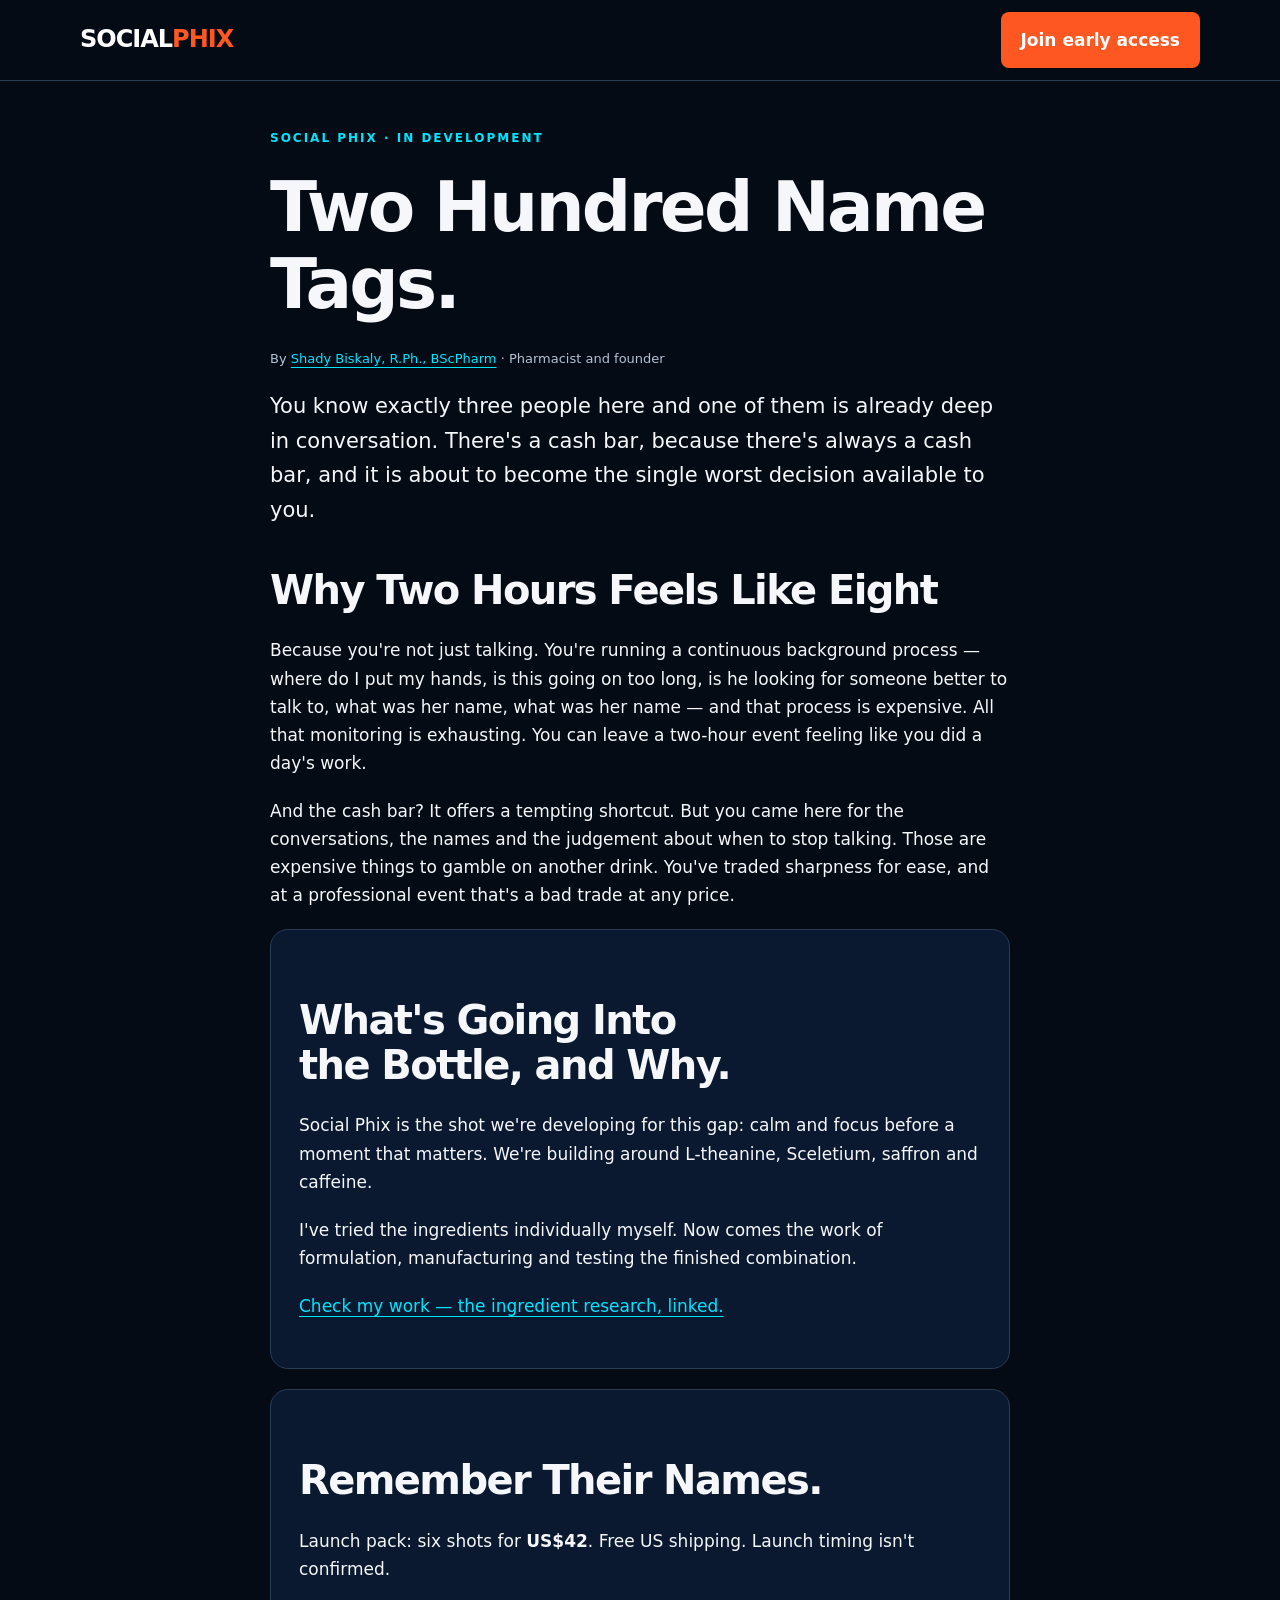
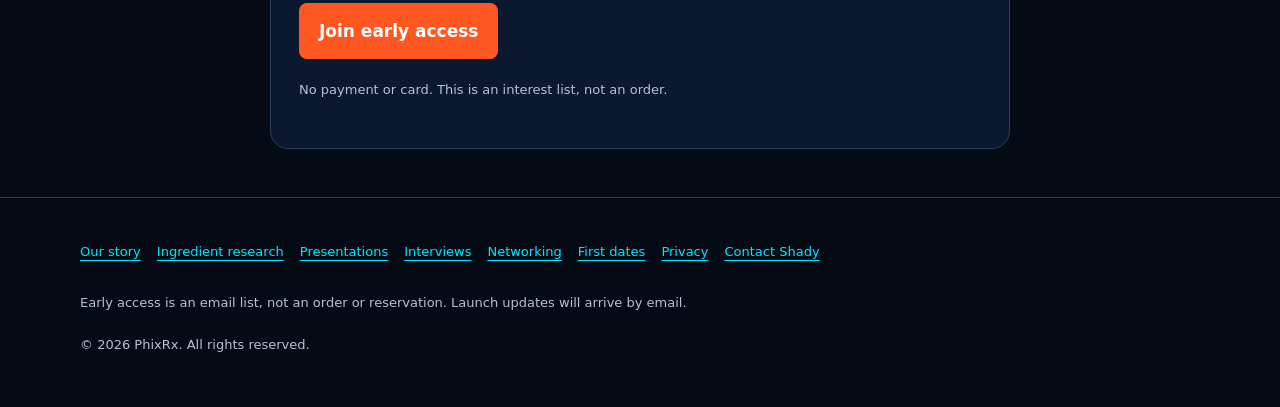
<file: networking-confidence.html>
<!doctype html><html lang="en"><head><meta charset="utf-8"><meta name="viewport" content="width=device-width,initial-scale=1"><meta name="referrer" content="no-referrer"><meta http-equiv="Content-Security-Policy" content="default-src 'self'; script-src 'self' 'unsafe-inline' https://challenges.cloudflare.com https://www.googletagmanager.com; style-src 'self' 'unsafe-inline'; img-src 'self' data:; connect-src 'self' https://socialphix-waitlist.shadybiskaly.workers.dev https://www.google-analytics.com https://region1.google-analytics.com; frame-src https://challenges.cloudflare.com; form-action 'self' https://socialphix-waitlist.shadybiskaly.workers.dev; base-uri 'self'; object-src 'none'; upgrade-insecure-requests"><title>Networking Nerves: Two Hundred Name Tags — Social Phix</title><meta name="description" content="Two hundred name tags. The conversations matter. So does how you feel walking into the room."><link rel="icon" type="image/svg+xml" href="logo.svg"><style>
:root{color-scheme:dark;--bg:#050b14;--panel:#0a192f;--line:#293d55;--muted:#b5c2d3;--orange:#ff5722;--cyan:#00e5ff}*{box-sizing:border-box}html{scroll-behavior:smooth;scroll-padding-top:24px}body{margin:0;background:var(--bg);color:#f5f7fb;font:17px/1.65 system-ui,-apple-system,BlinkMacSystemFont,"Segoe UI",sans-serif}a{color:var(--cyan);text-underline-offset:4px}a:hover{color:white}button,input,select{font:inherit}button,a,input,select,summary{touch-action:manipulation}:focus-visible{outline:3px solid var(--cyan);outline-offset:4px}.wrap{width:min(1120px,calc(100% - 40px));margin:auto}.narrow{max-width:740px}nav{border-bottom:1px solid var(--line)}nav .wrap{min-height:78px;display:flex;justify-content:space-between;align-items:center;gap:16px}.logo{color:white;text-decoration:none;font-size:24px;font-weight:900;letter-spacing:-1px}.logo span,h1 span{color:var(--orange)}.hero{padding:52px 0 64px;background:radial-gradient(ellipse at 90% 20%,#07323c,transparent 60%)}.hero-grid{display:grid;grid-template-columns:minmax(0,1.1fr) minmax(0,1fr);gap:44px;align-items:start}.eyebrow{color:var(--cyan);font-size:12px;font-weight:800;text-transform:uppercase;letter-spacing:2px}h1,h2,h3{line-height:1.12;letter-spacing:-.04em;margin:16px 0 24px}h1{font-size:clamp(42px,5.4vw,70px)}h2{font-size:clamp(28px,4vw,40px)}h3{font-size:24px}p{margin:0 0 20px}.muted,figcaption{color:var(--muted)}.small{font-size:13px}.lead{font-size:21px}.card{background:var(--panel);border:1px solid var(--line);border-radius:18px;padding:28px}.offer{border-color:#34616a}.price{font-size:36px;font-weight:850;letter-spacing:-1px}.price small{font-size:15px;font-weight:400;letter-spacing:0}.button,button{display:inline-block;background:var(--orange);color:white;border:0;border-radius:8px;padding:14px 20px;font-weight:750;text-align:center;text-decoration:none;cursor:pointer}.button:hover,button:hover{background:#d84315;color:white}button:disabled{opacity:.65;cursor:wait}.secondary{background:transparent;border:1px solid var(--line)}.wide{width:100%}label{display:block;font-size:14px;font-weight:650;margin:18px 0 7px}input,select{width:100%;min-width:0;border:1px solid #516176;border-radius:8px;padding:13px;background:var(--bg);color:white}input::placeholder{color:#91a0b3}.check{display:flex;gap:10px;align-items:flex-start;font-weight:400}.check input{width:18px;margin-top:5px;flex-shrink:0}.status{padding:12px;border:1px solid var(--line);border-radius:8px;margin:14px 0}.error{color:#ffc3b0;border-color:var(--orange)}[hidden]{display:none!important}figure{margin:24px 0 0}figure img{width:100%;height:auto;border-radius:16px}figcaption{font-size:12px;margin-top:6px}.section{padding:56px 0;border-top:1px solid var(--line)}.grid{display:grid;grid-template-columns:repeat(2,minmax(0,1fr));gap:22px}.occasion img{width:100%;height:auto;aspect-ratio:480/596;object-fit:contain;border-radius:10px}details{border-bottom:1px solid var(--line);padding:18px 0}summary{cursor:pointer;font-weight:700}details p{margin:14px 0 0}footer{border-top:1px solid var(--line);padding:32px 0;color:var(--muted);font-size:13px}.links,.row{display:flex;flex-wrap:wrap;gap:16px;align-items:center}.links{margin-bottom:18px}.row input{flex:1}.article{padding:48px 0}.stack>*+*{margin-top:24px}.space-top{margin-top:20px}.rewards{padding-left:22px}.rewards li{padding:12px 0;border-bottom:1px solid var(--line)}.reward-state{color:var(--cyan);font-size:13px}.hero-photo{grid-column:1;grid-row:2;margin:0;align-self:end;position:relative}.hero-photo figcaption{position:absolute;top:100%;left:0;right:0}.hero .offer{grid-column:2;grid-row:1 / span 2;align-self:stretch;display:flex;flex-direction:column}.hero .offer form{margin-top:auto}
@media(max-width:760px){.hero-grid,.grid{grid-template-columns:1fr}.hero{padding:32px 0 40px}.hero-grid{gap:28px}.card{padding:22px}.row input{flex-basis:100%}nav .button{font-size:13px;padding:11px 13px}.hero .offer{grid-column:1;grid-row:2}.hero-photo{grid-column:1;grid-row:3}.hero-photo figcaption{position:static}.hero .offer{align-self:start}}
.hero-grid>*{min-width:0}.article p,.article li,.card p{overflow-wrap:anywhere}.article h2{margin-top:40px;overflow-wrap:anywhere;text-wrap:balance}.article li{margin-bottom:12px}.occasion{display:flex;flex-direction:column}.occasion>a{margin-top:auto;padding-block:10px;min-height:44px}.occasion img{object-position:center}.links a{display:inline-flex;align-items:center;min-height:44px}summary{min-height:44px}.hero-photo img{display:block;aspect-ratio:1700/949}.article .lead{max-width:65ch}button{min-height:44px}nav .wrap{flex-wrap:wrap;padding-block:12px}.check{line-height:1.5}@media(max-width:360px){.wrap{width:calc(100% - 28px)}.card{padding:18px}nav .wrap{gap:8px}.logo{font-size:22px}h1{font-size:38px}}
@media(prefers-reduced-motion:reduce){html{scroll-behavior:auto}}
</style><link rel="canonical" href="https://www.socialphix.com/networking-confidence.html"><meta property="og:title" content="Networking Nerves: Two Hundred Name Tags — Social Phix"><meta property="og:description" content="Two hundred name tags. The conversations matter. So does how you feel walking into the room."><meta property="og:url" content="https://www.socialphix.com/networking-confidence.html"><meta property="og:site_name" content="Social Phix"><meta property="og:type" content="website"><meta property="og:image" content="https://www.socialphix.com/phix2.webp"><meta property="og:image:alt" content="Social Phix bottle design preview"><meta name="twitter:card" content="summary_large_image"><meta name="robots" content="index,follow,max-image-preview:large"><script type="application/ld+json">{"@context": "https://schema.org", "@graph": [{"@type": "Organization", "@id": "https://www.socialphix.com/#organization", "name": "PhixRx", "url": "https://www.socialphix.com/", "email": "shady@socialphix.com", "logo": "https://www.socialphix.com/logo.svg"}, {"@type": "WebSite", "@id": "https://www.socialphix.com/#website", "name": "Social Phix", "url": "https://www.socialphix.com/", "publisher": {"@id": "https://www.socialphix.com/#organization"}}, {"@type": "Person", "@id": "https://www.socialphix.com/about.html#shady", "name": "Shady Biskaly", "honorificSuffix": "R.Ph., BScPharm", "jobTitle": "Pharmacist and founder of Social Phix", "url": "https://www.socialphix.com/about.html"}, {"@type": "WebPage", "@id": "https://www.socialphix.com/networking-confidence.html#webpage", "url": "https://www.socialphix.com/networking-confidence.html", "name": "Networking Nerves: Two Hundred Name Tags — Social Phix", "description": "Two hundred name tags. The conversations matter. So does how you feel walking into the room.", "isPartOf": {"@id": "https://www.socialphix.com/#website"}, "inLanguage": "en", "publisher": {"@id": "https://www.socialphix.com/#organization"}}, {"@type": "Article", "@id": "https://www.socialphix.com/networking-confidence.html#article", "headline": "Two Hundred Name Tags.", "description": "Two hundred name tags. The conversations matter. So does how you feel walking into the room.", "mainEntityOfPage": {"@id": "https://www.socialphix.com/networking-confidence.html#webpage"}, "author": {"@id": "https://www.socialphix.com/about.html#shady"}, "publisher": {"@id": "https://www.socialphix.com/#organization"}, "citation": []}, {"@type": "BreadcrumbList", "itemListElement": [{"@type": "ListItem", "position": 1, "name": "Social Phix", "item": "https://www.socialphix.com/"}, {"@type": "ListItem", "position": 2, "name": "Networking Nerves: Two Hundred Name Tags", "item": "https://www.socialphix.com/networking-confidence.html"}]}]}</script></head><body><nav><div class="wrap"><a class="logo" href="/">SOCIAL<span>PHIX</span></a><a class="button" href="/#preorder">Join early access</a></div></nav><main class="article"><article class="wrap narrow"><p class="eyebrow">Social Phix · In development</p><h1>Two Hundred Name Tags.</h1><p class="small muted">By <a href="about.html">Shady Biskaly, R.Ph., BScPharm</a> · Pharmacist and founder</p><p class="lead">You know exactly three people here and one of them is already deep in conversation. There's a cash bar, because there's always a cash bar, and it is about to become the single worst decision available to you.</p><h2>Why Two Hours Feels Like Eight</h2><p>Because you're not just talking. You're running a continuous background process — where do I put my hands, is this going on too long, is he looking for someone better to talk to, what was her name, what was her name — and that process is expensive. All that monitoring is exhausting. You can leave a two-hour event feeling like you did a day's work.</p><p>And the cash bar? It offers a tempting shortcut. But you came here for the conversations, the names and the judgement about when to stop talking. Those are expensive things to gamble on another drink. You've traded sharpness for ease, and at a professional event that's a bad trade at any price.</p><section class="card space-top"><h2>What's Going Into the Bottle, and Why.</h2><p>Social Phix is the shot we're developing for this gap: calm and focus before a moment that matters. We're building around L-theanine, Sceletium, saffron and caffeine.</p><p>I've tried the ingredients individually myself. Now comes the work of formulation, manufacturing and testing the finished combination.</p><p><a href="science.html">Check my work — the ingredient research, linked.</a></p></section><section class="card space-top"><h2>Remember Their Names.</h2><p>Launch pack: six shots for <strong>US$42</strong>. Free US shipping. Launch timing isn't confirmed.</p><a class="button" href="/#preorder">Join early access</a><p class="small muted space-top">No payment or card. This is an interest list, not an order.</p></section></article></main><footer><div class="wrap"><div class="links"><a href="about.html">Our story</a><a href="science.html">Ingredient research</a><a href="presentation-anxiety.html">Presentations</a><a href="interview-prep.html">Interviews</a><a href="networking-confidence.html">Networking</a><a href="first-date-nerves.html">First dates</a><a href="privacy.html">Privacy</a><a href="mailto:shady@socialphix.com">Contact Shady</a></div><p>Early access is an email list, not an order or reservation. Launch updates will arrive by email.</p><p>© 2026 PhixRx. All rights reserved.</p></div></footer></body></html>
</file>
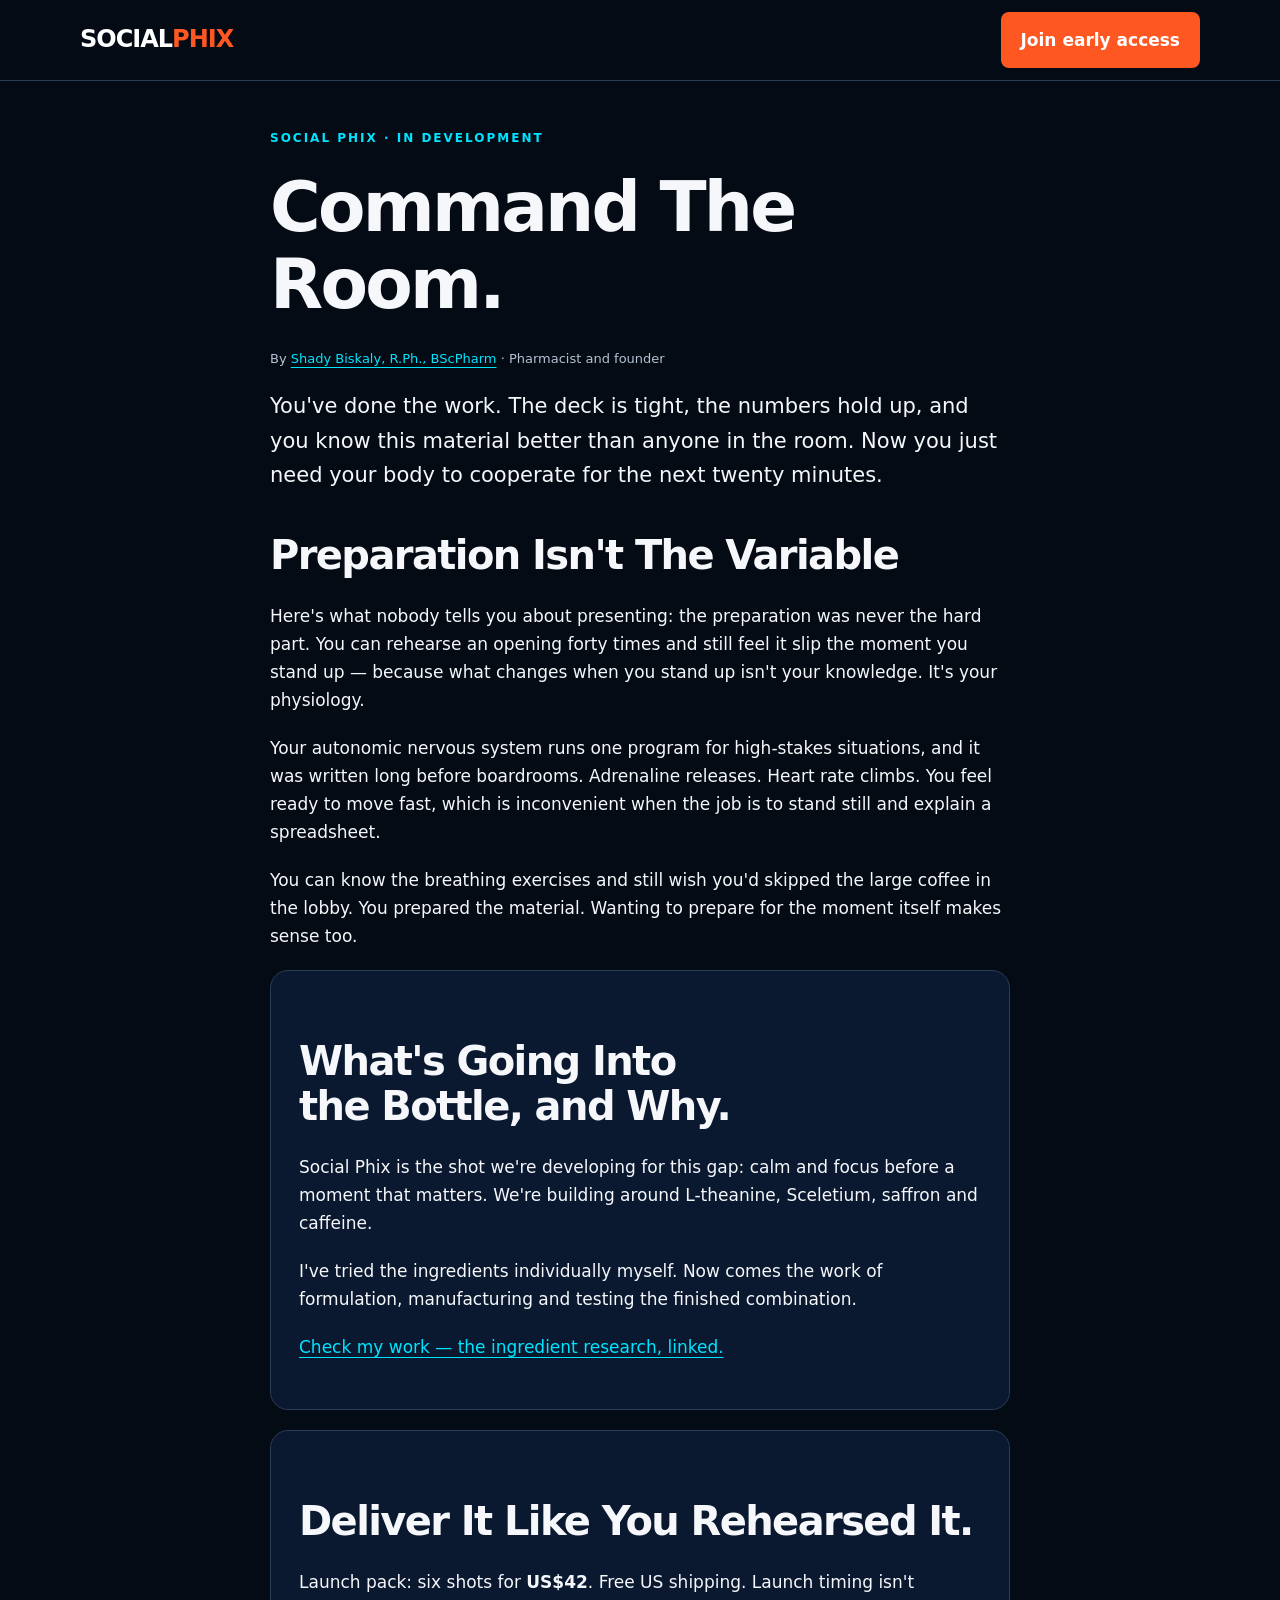
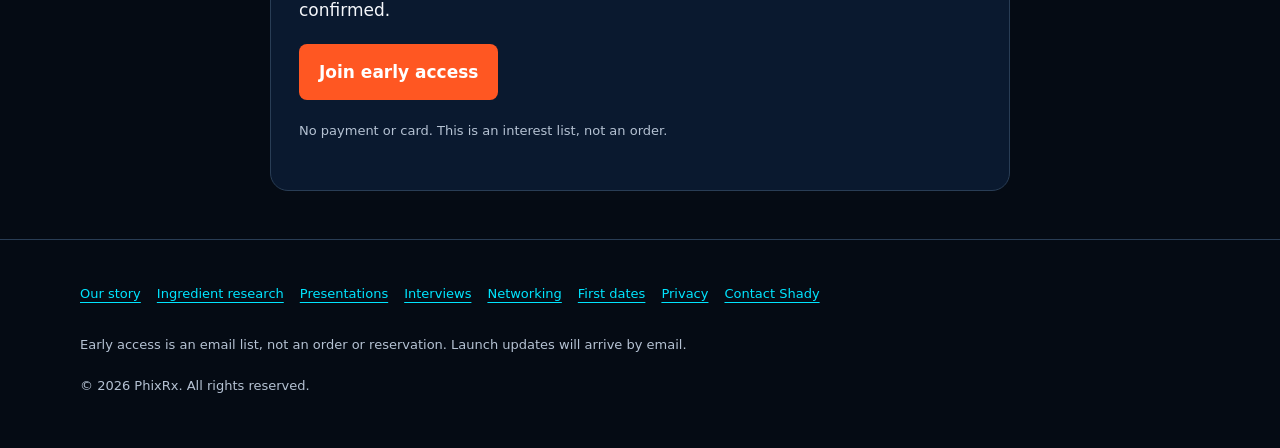
<file: presentation-anxiety.html>
<!doctype html><html lang="en"><head><meta charset="utf-8"><meta name="viewport" content="width=device-width,initial-scale=1"><meta name="referrer" content="no-referrer"><meta http-equiv="Content-Security-Policy" content="default-src 'self'; script-src 'self' 'unsafe-inline' https://challenges.cloudflare.com https://www.googletagmanager.com; style-src 'self' 'unsafe-inline'; img-src 'self' data:; connect-src 'self' https://socialphix-waitlist.shadybiskaly.workers.dev https://www.google-analytics.com https://region1.google-analytics.com; frame-src https://challenges.cloudflare.com; form-action 'self' https://socialphix-waitlist.shadybiskaly.workers.dev; base-uri 'self'; object-src 'none'; upgrade-insecure-requests"><title>Before a Presentation: Command the Room — Social Phix</title><meta name="description" content="Command the room. The deck is tight. You know the material. Now comes the moment before you stand up."><link rel="icon" type="image/svg+xml" href="logo.svg"><style>
:root{color-scheme:dark;--bg:#050b14;--panel:#0a192f;--line:#293d55;--muted:#b5c2d3;--orange:#ff5722;--cyan:#00e5ff}*{box-sizing:border-box}html{scroll-behavior:smooth;scroll-padding-top:24px}body{margin:0;background:var(--bg);color:#f5f7fb;font:17px/1.65 system-ui,-apple-system,BlinkMacSystemFont,"Segoe UI",sans-serif}a{color:var(--cyan);text-underline-offset:4px}a:hover{color:white}button,input,select{font:inherit}button,a,input,select,summary{touch-action:manipulation}:focus-visible{outline:3px solid var(--cyan);outline-offset:4px}.wrap{width:min(1120px,calc(100% - 40px));margin:auto}.narrow{max-width:740px}nav{border-bottom:1px solid var(--line)}nav .wrap{min-height:78px;display:flex;justify-content:space-between;align-items:center;gap:16px}.logo{color:white;text-decoration:none;font-size:24px;font-weight:900;letter-spacing:-1px}.logo span,h1 span{color:var(--orange)}.hero{padding:52px 0 64px;background:radial-gradient(ellipse at 90% 20%,#07323c,transparent 60%)}.hero-grid{display:grid;grid-template-columns:minmax(0,1.1fr) minmax(0,1fr);gap:44px;align-items:start}.eyebrow{color:var(--cyan);font-size:12px;font-weight:800;text-transform:uppercase;letter-spacing:2px}h1,h2,h3{line-height:1.12;letter-spacing:-.04em;margin:16px 0 24px}h1{font-size:clamp(42px,5.4vw,70px)}h2{font-size:clamp(28px,4vw,40px)}h3{font-size:24px}p{margin:0 0 20px}.muted,figcaption{color:var(--muted)}.small{font-size:13px}.lead{font-size:21px}.card{background:var(--panel);border:1px solid var(--line);border-radius:18px;padding:28px}.offer{border-color:#34616a}.price{font-size:36px;font-weight:850;letter-spacing:-1px}.price small{font-size:15px;font-weight:400;letter-spacing:0}.button,button{display:inline-block;background:var(--orange);color:white;border:0;border-radius:8px;padding:14px 20px;font-weight:750;text-align:center;text-decoration:none;cursor:pointer}.button:hover,button:hover{background:#d84315;color:white}button:disabled{opacity:.65;cursor:wait}.secondary{background:transparent;border:1px solid var(--line)}.wide{width:100%}label{display:block;font-size:14px;font-weight:650;margin:18px 0 7px}input,select{width:100%;min-width:0;border:1px solid #516176;border-radius:8px;padding:13px;background:var(--bg);color:white}input::placeholder{color:#91a0b3}.check{display:flex;gap:10px;align-items:flex-start;font-weight:400}.check input{width:18px;margin-top:5px;flex-shrink:0}.status{padding:12px;border:1px solid var(--line);border-radius:8px;margin:14px 0}.error{color:#ffc3b0;border-color:var(--orange)}[hidden]{display:none!important}figure{margin:24px 0 0}figure img{width:100%;height:auto;border-radius:16px}figcaption{font-size:12px;margin-top:6px}.section{padding:56px 0;border-top:1px solid var(--line)}.grid{display:grid;grid-template-columns:repeat(2,minmax(0,1fr));gap:22px}.occasion img{width:100%;height:auto;aspect-ratio:480/596;object-fit:contain;border-radius:10px}details{border-bottom:1px solid var(--line);padding:18px 0}summary{cursor:pointer;font-weight:700}details p{margin:14px 0 0}footer{border-top:1px solid var(--line);padding:32px 0;color:var(--muted);font-size:13px}.links,.row{display:flex;flex-wrap:wrap;gap:16px;align-items:center}.links{margin-bottom:18px}.row input{flex:1}.article{padding:48px 0}.stack>*+*{margin-top:24px}.space-top{margin-top:20px}.rewards{padding-left:22px}.rewards li{padding:12px 0;border-bottom:1px solid var(--line)}.reward-state{color:var(--cyan);font-size:13px}.hero-photo{grid-column:1;grid-row:2;margin:0;align-self:end;position:relative}.hero-photo figcaption{position:absolute;top:100%;left:0;right:0}.hero .offer{grid-column:2;grid-row:1 / span 2;align-self:stretch;display:flex;flex-direction:column}.hero .offer form{margin-top:auto}
@media(max-width:760px){.hero-grid,.grid{grid-template-columns:1fr}.hero{padding:32px 0 40px}.hero-grid{gap:28px}.card{padding:22px}.row input{flex-basis:100%}nav .button{font-size:13px;padding:11px 13px}.hero .offer{grid-column:1;grid-row:2}.hero-photo{grid-column:1;grid-row:3}.hero-photo figcaption{position:static}.hero .offer{align-self:start}}
.hero-grid>*{min-width:0}.article p,.article li,.card p{overflow-wrap:anywhere}.article h2{margin-top:40px;overflow-wrap:anywhere;text-wrap:balance}.article li{margin-bottom:12px}.occasion{display:flex;flex-direction:column}.occasion>a{margin-top:auto;padding-block:10px;min-height:44px}.occasion img{object-position:center}.links a{display:inline-flex;align-items:center;min-height:44px}summary{min-height:44px}.hero-photo img{display:block;aspect-ratio:1700/949}.article .lead{max-width:65ch}button{min-height:44px}nav .wrap{flex-wrap:wrap;padding-block:12px}.check{line-height:1.5}@media(max-width:360px){.wrap{width:calc(100% - 28px)}.card{padding:18px}nav .wrap{gap:8px}.logo{font-size:22px}h1{font-size:38px}}
@media(prefers-reduced-motion:reduce){html{scroll-behavior:auto}}
</style><link rel="canonical" href="https://www.socialphix.com/presentation-anxiety.html"><meta property="og:title" content="Before a Presentation: Command the Room — Social Phix"><meta property="og:description" content="Command the room. The deck is tight. You know the material. Now comes the moment before you stand up."><meta property="og:url" content="https://www.socialphix.com/presentation-anxiety.html"><meta property="og:site_name" content="Social Phix"><meta property="og:type" content="website"><meta property="og:image" content="https://www.socialphix.com/phix2.webp"><meta property="og:image:alt" content="Social Phix bottle design preview"><meta name="twitter:card" content="summary_large_image"><meta name="robots" content="index,follow,max-image-preview:large"><script type="application/ld+json">{"@context": "https://schema.org", "@graph": [{"@type": "Organization", "@id": "https://www.socialphix.com/#organization", "name": "PhixRx", "url": "https://www.socialphix.com/", "email": "shady@socialphix.com", "logo": "https://www.socialphix.com/logo.svg"}, {"@type": "WebSite", "@id": "https://www.socialphix.com/#website", "name": "Social Phix", "url": "https://www.socialphix.com/", "publisher": {"@id": "https://www.socialphix.com/#organization"}}, {"@type": "Person", "@id": "https://www.socialphix.com/about.html#shady", "name": "Shady Biskaly", "honorificSuffix": "R.Ph., BScPharm", "jobTitle": "Pharmacist and founder of Social Phix", "url": "https://www.socialphix.com/about.html"}, {"@type": "WebPage", "@id": "https://www.socialphix.com/presentation-anxiety.html#webpage", "url": "https://www.socialphix.com/presentation-anxiety.html", "name": "Before a Presentation: Command the Room — Social Phix", "description": "Command the room. The deck is tight. You know the material. Now comes the moment before you stand up.", "isPartOf": {"@id": "https://www.socialphix.com/#website"}, "inLanguage": "en", "publisher": {"@id": "https://www.socialphix.com/#organization"}}, {"@type": "Article", "@id": "https://www.socialphix.com/presentation-anxiety.html#article", "headline": "Command The Room.", "description": "Command the room. The deck is tight. You know the material. Now comes the moment before you stand up.", "mainEntityOfPage": {"@id": "https://www.socialphix.com/presentation-anxiety.html#webpage"}, "author": {"@id": "https://www.socialphix.com/about.html#shady"}, "publisher": {"@id": "https://www.socialphix.com/#organization"}, "citation": []}, {"@type": "BreadcrumbList", "itemListElement": [{"@type": "ListItem", "position": 1, "name": "Social Phix", "item": "https://www.socialphix.com/"}, {"@type": "ListItem", "position": 2, "name": "Before a Presentation: Command the Room", "item": "https://www.socialphix.com/presentation-anxiety.html"}]}]}</script></head><body><nav><div class="wrap"><a class="logo" href="/">SOCIAL<span>PHIX</span></a><a class="button" href="/#preorder">Join early access</a></div></nav><main class="article"><article class="wrap narrow"><p class="eyebrow">Social Phix · In development</p><h1>Command The Room.</h1><p class="small muted">By <a href="about.html">Shady Biskaly, R.Ph., BScPharm</a> · Pharmacist and founder</p><p class="lead">You've done the work. The deck is tight, the numbers hold up, and you know this material better than anyone in the room. Now you just need your body to cooperate for the next twenty minutes.</p><h2>Preparation Isn't The Variable</h2><p>Here's what nobody tells you about presenting: the preparation was never the hard part. You can rehearse an opening forty times and still feel it slip the moment you stand up — because what changes when you stand up isn't your knowledge. It's your physiology.</p><p>Your autonomic nervous system runs one program for high-stakes situations, and it was written long before boardrooms. Adrenaline releases. Heart rate climbs. You feel ready to move fast, which is inconvenient when the job is to stand still and explain a spreadsheet.</p><p>You can know the breathing exercises and still wish you'd skipped the large coffee in the lobby. You prepared the material. Wanting to prepare for the moment itself makes sense too.</p><section class="card space-top"><h2>What's Going Into the Bottle, and Why.</h2><p>Social Phix is the shot we're developing for this gap: calm and focus before a moment that matters. We're building around L-theanine, Sceletium, saffron and caffeine.</p><p>I've tried the ingredients individually myself. Now comes the work of formulation, manufacturing and testing the finished combination.</p><p><a href="science.html">Check my work — the ingredient research, linked.</a></p></section><section class="card space-top"><h2>Deliver It Like You Rehearsed It.</h2><p>Launch pack: six shots for <strong>US$42</strong>. Free US shipping. Launch timing isn't confirmed.</p><a class="button" href="/#preorder">Join early access</a><p class="small muted space-top">No payment or card. This is an interest list, not an order.</p></section></article></main><footer><div class="wrap"><div class="links"><a href="about.html">Our story</a><a href="science.html">Ingredient research</a><a href="presentation-anxiety.html">Presentations</a><a href="interview-prep.html">Interviews</a><a href="networking-confidence.html">Networking</a><a href="first-date-nerves.html">First dates</a><a href="privacy.html">Privacy</a><a href="mailto:shady@socialphix.com">Contact Shady</a></div><p>Early access is an email list, not an order or reservation. Launch updates will arrive by email.</p><p>© 2026 PhixRx. All rights reserved.</p></div></footer></body></html>
</file>
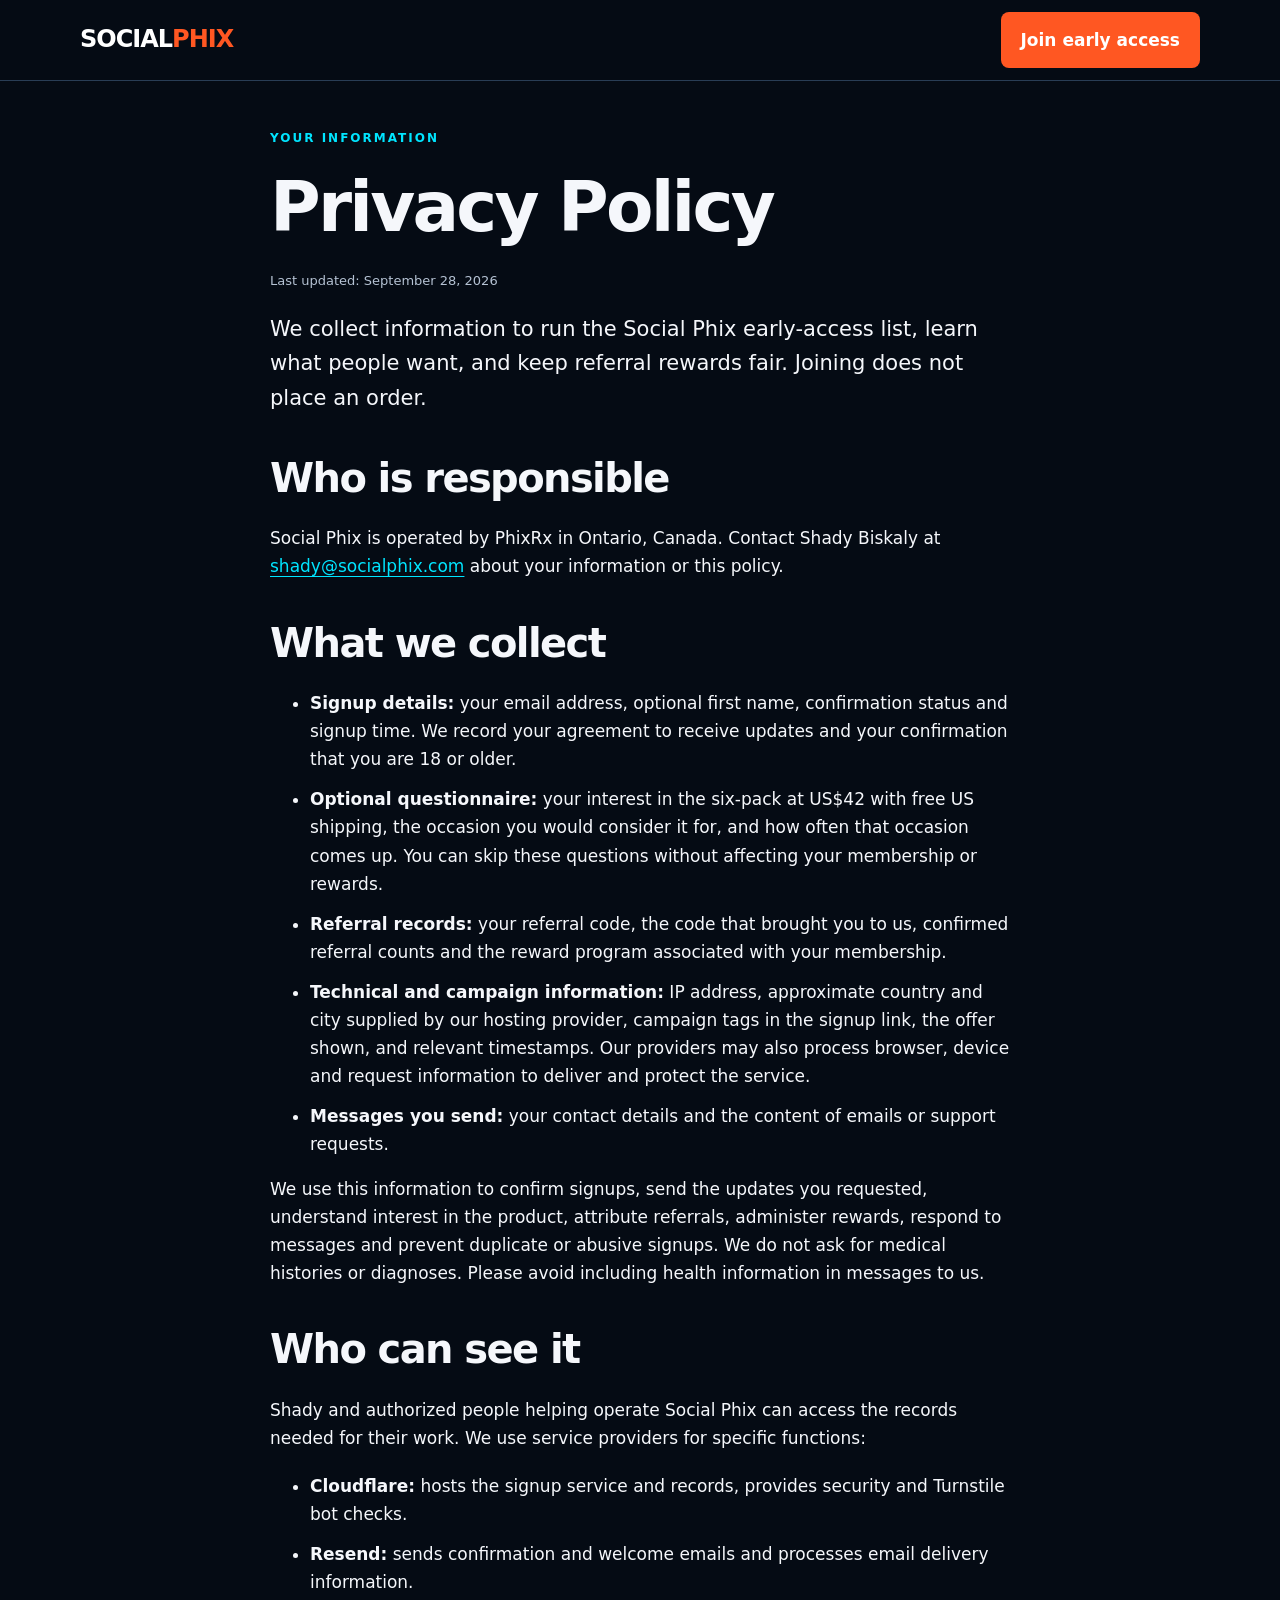
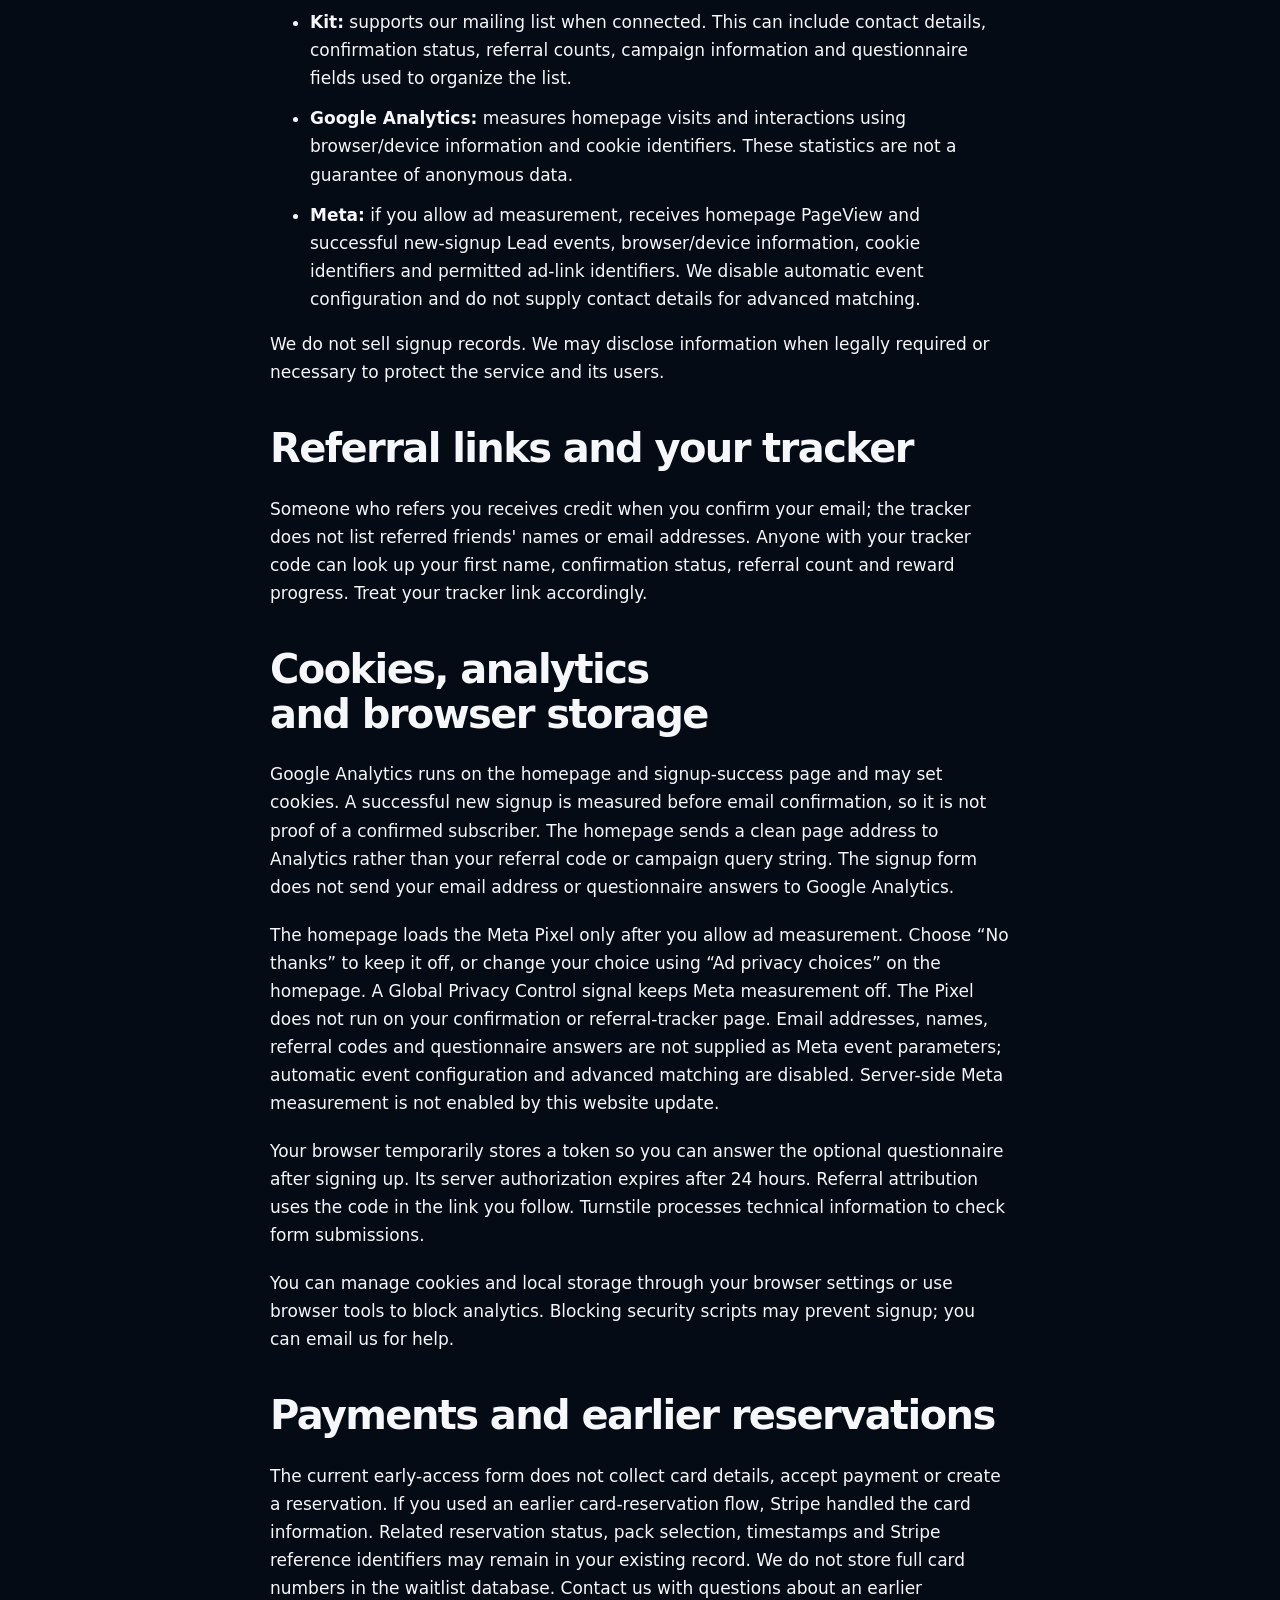
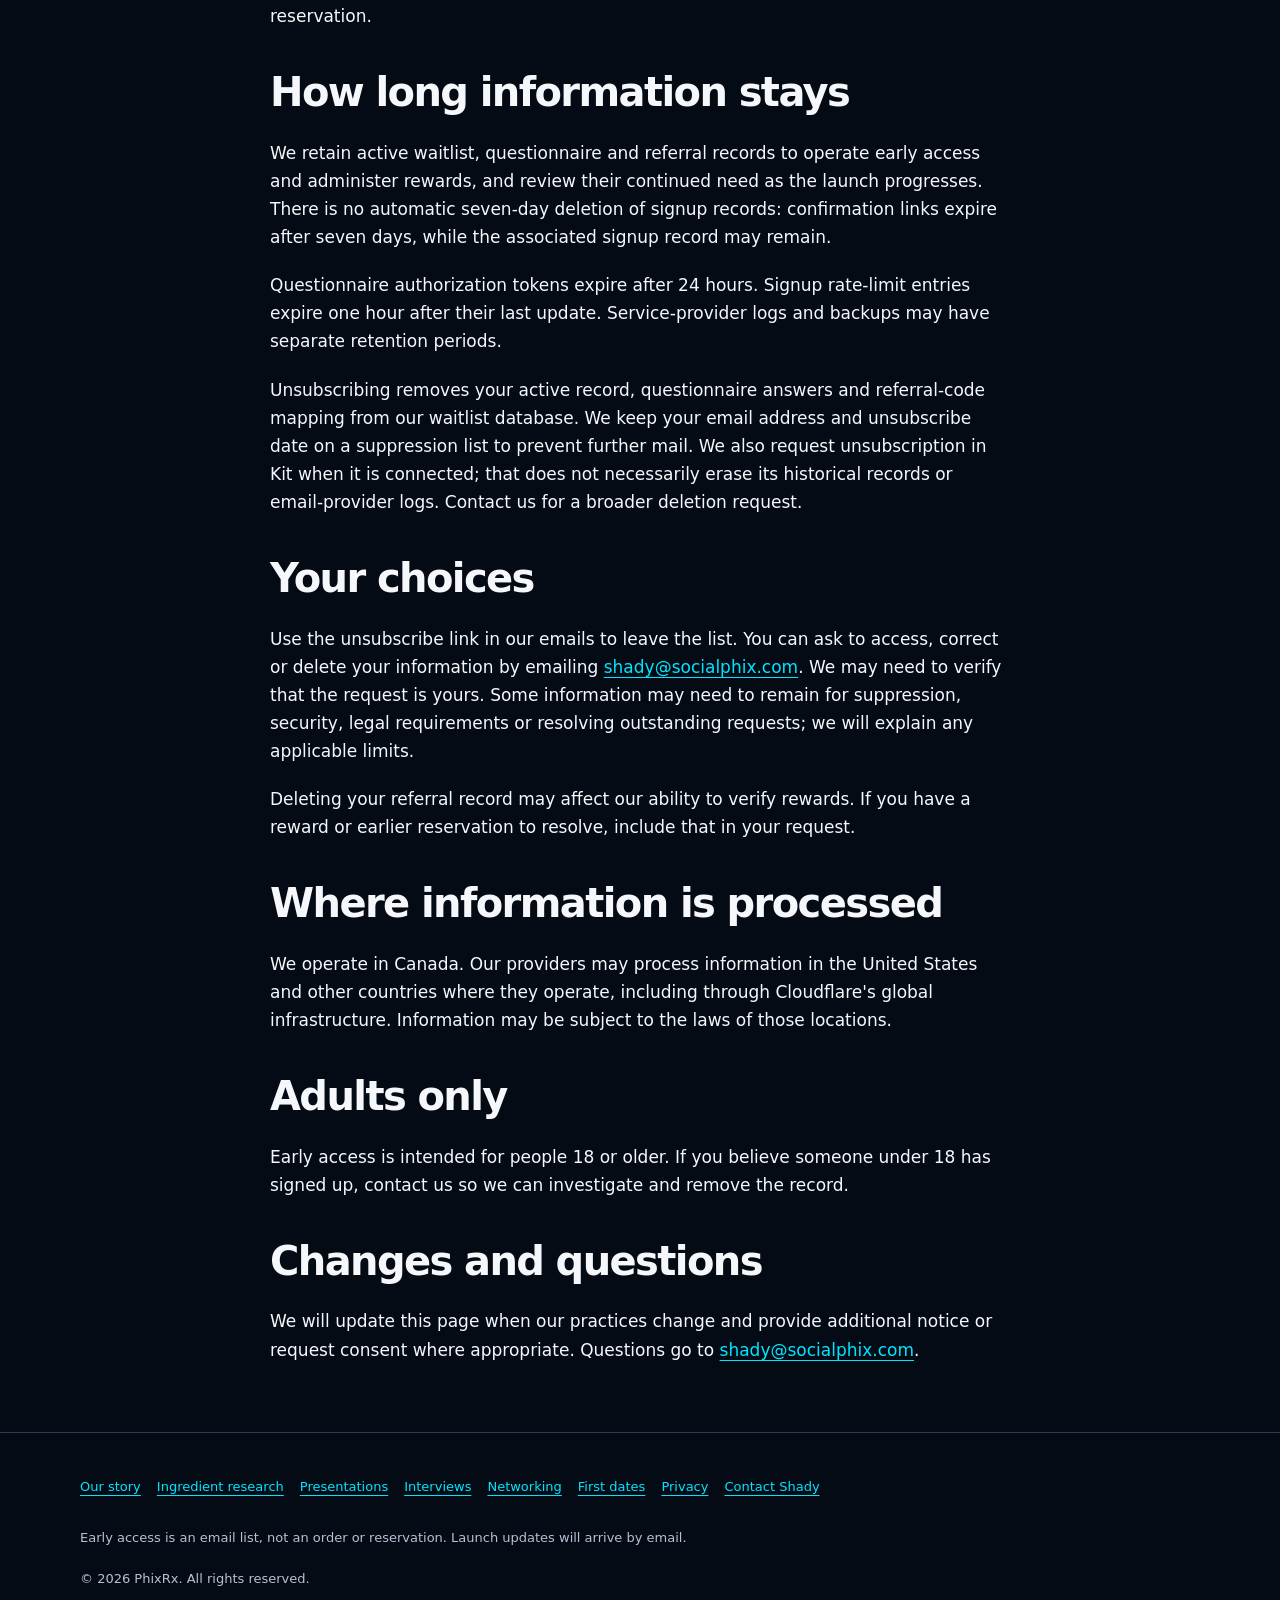
<file: privacy.html>
<!doctype html><html lang="en"><head><meta charset="utf-8"><meta name="viewport" content="width=device-width,initial-scale=1"><meta name="referrer" content="no-referrer"><meta http-equiv="Content-Security-Policy" content="default-src 'self'; script-src 'self' 'unsafe-inline' https://challenges.cloudflare.com https://www.googletagmanager.com; style-src 'self' 'unsafe-inline'; img-src 'self' data:; connect-src 'self' https://socialphix-waitlist.shadybiskaly.workers.dev https://www.google-analytics.com https://region1.google-analytics.com; frame-src https://challenges.cloudflare.com; form-action 'self' https://socialphix-waitlist.shadybiskaly.workers.dev; base-uri 'self'; object-src 'none'; upgrade-insecure-requests"><title>Privacy Policy — Social Phix</title><meta name="description" content="How Social Phix handles signup details, optional questionnaire answers, referral records and your privacy choices."><link rel="icon" type="image/svg+xml" href="logo.svg"><style>
:root{color-scheme:dark;--bg:#050b14;--panel:#0a192f;--line:#293d55;--muted:#b5c2d3;--orange:#ff5722;--cyan:#00e5ff}*{box-sizing:border-box}html{scroll-behavior:smooth;scroll-padding-top:24px}body{margin:0;background:var(--bg);color:#f5f7fb;font:17px/1.65 system-ui,-apple-system,BlinkMacSystemFont,"Segoe UI",sans-serif}a{color:var(--cyan);text-underline-offset:4px}a:hover{color:white}button,input,select{font:inherit}button,a,input,select,summary{touch-action:manipulation}:focus-visible{outline:3px solid var(--cyan);outline-offset:4px}.wrap{width:min(1120px,calc(100% - 40px));margin:auto}.narrow{max-width:740px}nav{border-bottom:1px solid var(--line)}nav .wrap{min-height:78px;display:flex;justify-content:space-between;align-items:center;gap:16px}.logo{color:white;text-decoration:none;font-size:24px;font-weight:900;letter-spacing:-1px}.logo span,h1 span{color:var(--orange)}.hero{padding:52px 0 64px;background:radial-gradient(ellipse at 90% 20%,#07323c,transparent 60%)}.hero-grid{display:grid;grid-template-columns:minmax(0,1.1fr) minmax(0,1fr);gap:44px;align-items:start}.eyebrow{color:var(--cyan);font-size:12px;font-weight:800;text-transform:uppercase;letter-spacing:2px}h1,h2,h3{line-height:1.12;letter-spacing:-.04em;margin:16px 0 24px}h1{font-size:clamp(42px,5.4vw,70px)}h2{font-size:clamp(28px,4vw,40px)}h3{font-size:24px}p{margin:0 0 20px}.muted,figcaption{color:var(--muted)}.small{font-size:13px}.lead{font-size:21px}.card{background:var(--panel);border:1px solid var(--line);border-radius:18px;padding:28px}.offer{border-color:#34616a}.price{font-size:36px;font-weight:850;letter-spacing:-1px}.price small{font-size:15px;font-weight:400;letter-spacing:0}.button,button{display:inline-block;background:var(--orange);color:white;border:0;border-radius:8px;padding:14px 20px;font-weight:750;text-align:center;text-decoration:none;cursor:pointer}.button:hover,button:hover{background:#d84315;color:white}button:disabled{opacity:.65;cursor:wait}.secondary{background:transparent;border:1px solid var(--line)}.wide{width:100%}label{display:block;font-size:14px;font-weight:650;margin:18px 0 7px}input,select{width:100%;min-width:0;border:1px solid #516176;border-radius:8px;padding:13px;background:var(--bg);color:white}input::placeholder{color:#91a0b3}.check{display:flex;gap:10px;align-items:flex-start;font-weight:400}.check input{width:18px;margin-top:5px;flex-shrink:0}.status{padding:12px;border:1px solid var(--line);border-radius:8px;margin:14px 0}.error{color:#ffc3b0;border-color:var(--orange)}[hidden]{display:none!important}figure{margin:24px 0 0}figure img{width:100%;height:auto;border-radius:16px}figcaption{font-size:12px;margin-top:6px}.section{padding:56px 0;border-top:1px solid var(--line)}.grid{display:grid;grid-template-columns:repeat(2,minmax(0,1fr));gap:22px}.occasion img{width:100%;height:auto;aspect-ratio:480/596;object-fit:contain;border-radius:10px}details{border-bottom:1px solid var(--line);padding:18px 0}summary{cursor:pointer;font-weight:700}details p{margin:14px 0 0}footer{border-top:1px solid var(--line);padding:32px 0;color:var(--muted);font-size:13px}.links,.row{display:flex;flex-wrap:wrap;gap:16px;align-items:center}.links{margin-bottom:18px}.row input{flex:1}.article{padding:48px 0}.stack>*+*{margin-top:24px}.space-top{margin-top:20px}.rewards{padding-left:22px}.rewards li{padding:12px 0;border-bottom:1px solid var(--line)}.reward-state{color:var(--cyan);font-size:13px}.hero-photo{grid-column:1;grid-row:2;margin:0;align-self:end;position:relative}.hero-photo figcaption{position:absolute;top:100%;left:0;right:0}.hero .offer{grid-column:2;grid-row:1 / span 2;align-self:stretch;display:flex;flex-direction:column}.hero .offer form{margin-top:auto}
@media(max-width:760px){.hero-grid,.grid{grid-template-columns:1fr}.hero{padding:32px 0 40px}.hero-grid{gap:28px}.card{padding:22px}.row input{flex-basis:100%}nav .button{font-size:13px;padding:11px 13px}.hero .offer{grid-column:1;grid-row:2}.hero-photo{grid-column:1;grid-row:3}.hero-photo figcaption{position:static}.hero .offer{align-self:start}}
.hero-grid>*{min-width:0}.article p,.article li,.card p{overflow-wrap:anywhere}.article h2{margin-top:40px;overflow-wrap:anywhere;text-wrap:balance}.article li{margin-bottom:12px}.occasion{display:flex;flex-direction:column}.occasion>a{margin-top:auto;padding-block:10px;min-height:44px}.occasion img{object-position:center}.links a{display:inline-flex;align-items:center;min-height:44px}summary{min-height:44px}.hero-photo img{display:block;aspect-ratio:1700/949}.article .lead{max-width:65ch}button{min-height:44px}nav .wrap{flex-wrap:wrap;padding-block:12px}.check{line-height:1.5}@media(max-width:360px){.wrap{width:calc(100% - 28px)}.card{padding:18px}nav .wrap{gap:8px}.logo{font-size:22px}h1{font-size:38px}}
@media(prefers-reduced-motion:reduce){html{scroll-behavior:auto}}
</style><link rel="canonical" href="https://www.socialphix.com/privacy.html"><meta property="og:title" content="Privacy Policy — Social Phix"><meta property="og:description" content="How Social Phix handles signup details, optional questionnaire answers, referral records and your privacy choices."><meta property="og:url" content="https://www.socialphix.com/privacy.html"><meta property="og:site_name" content="Social Phix"><meta property="og:type" content="website"><meta property="og:image" content="https://www.socialphix.com/phix2.webp"><meta property="og:image:alt" content="Social Phix bottle design preview"><meta name="twitter:card" content="summary_large_image"><meta name="robots" content="index,follow,max-image-preview:large"><script type="application/ld+json">{"@context": "https://schema.org", "@graph": [{"@type": "Organization", "@id": "https://www.socialphix.com/#organization", "name": "PhixRx", "url": "https://www.socialphix.com/", "email": "shady@socialphix.com", "logo": "https://www.socialphix.com/logo.svg"}, {"@type": "WebSite", "@id": "https://www.socialphix.com/#website", "name": "Social Phix", "url": "https://www.socialphix.com/", "publisher": {"@id": "https://www.socialphix.com/#organization"}}, {"@type": "Person", "@id": "https://www.socialphix.com/about.html#shady", "name": "Shady Biskaly", "honorificSuffix": "R.Ph., BScPharm", "jobTitle": "Pharmacist and founder of Social Phix", "url": "https://www.socialphix.com/about.html"}, {"@type": "WebPage", "@id": "https://www.socialphix.com/privacy.html#webpage", "url": "https://www.socialphix.com/privacy.html", "name": "Privacy Policy — Social Phix", "description": "How Social Phix handles signup details, optional questionnaire answers, referral records and your privacy choices.", "isPartOf": {"@id": "https://www.socialphix.com/#website"}, "inLanguage": "en", "publisher": {"@id": "https://www.socialphix.com/#organization"}}, {"@type": "BreadcrumbList", "itemListElement": [{"@type": "ListItem", "position": 1, "name": "Social Phix", "item": "https://www.socialphix.com/"}, {"@type": "ListItem", "position": 2, "name": "Privacy Policy", "item": "https://www.socialphix.com/privacy.html"}]}]}</script></head><body><nav><div class="wrap"><a class="logo" href="/">SOCIAL<span>PHIX</span></a><a class="button" href="/#preorder">Join early access</a></div></nav><main class="article"><article class="wrap narrow"><p class="eyebrow">Your information</p><h1>Privacy Policy</h1><p class="small muted">Last updated: September 28, 2026</p>
<p class="lead">We collect information to run the Social Phix early-access list, learn what people want, and keep referral rewards fair. Joining does not place an order.</p>
<h2>Who is responsible</h2><p>Social Phix is operated by PhixRx in Ontario, Canada. Contact Shady Biskaly at <a href="mailto:shady@socialphix.com">shady@socialphix.com</a> about your information or this policy.</p>
<h2>What we collect</h2><ul>
<li><strong>Signup details:</strong> your email address, optional first name, confirmation status and signup time. We record your agreement to receive updates and your confirmation that you are 18 or older.</li>
<li><strong>Optional questionnaire:</strong> your interest in the six-pack at US$42 with free US shipping, the occasion you would consider it for, and how often that occasion comes up. You can skip these questions without affecting your membership or rewards.</li>
<li><strong>Referral records:</strong> your referral code, the code that brought you to us, confirmed referral counts and the reward program associated with your membership.</li>
<li><strong>Technical and campaign information:</strong> IP address, approximate country and city supplied by our hosting provider, campaign tags in the signup link, the offer shown, and relevant timestamps. Our providers may also process browser, device and request information to deliver and protect the service.</li>
<li><strong>Messages you send:</strong> your contact details and the content of emails or support requests.</li></ul>
<p>We use this information to confirm signups, send the updates you requested, understand interest in the product, attribute referrals, administer rewards, respond to messages and prevent duplicate or abusive signups. We do not ask for medical histories or diagnoses. Please avoid including health information in messages to us.</p>
<h2>Who can see it</h2><p>Shady and authorized people helping operate Social Phix can access the records needed for their work. We use service providers for specific functions:</p><ul>
<li><strong>Cloudflare:</strong> hosts the signup service and records, provides security and Turnstile bot checks.</li>
<li><strong>Resend:</strong> sends confirmation and welcome emails and processes email delivery information.</li>
<li><strong>Kit:</strong> supports our mailing list when connected. This can include contact details, confirmation status, referral counts, campaign information and questionnaire fields used to organize the list.</li>
<li><strong>Google Analytics:</strong> measures homepage visits and interactions using browser/device information and cookie identifiers. These statistics are not a guarantee of anonymous data.</li><li><strong>Meta:</strong> if you allow ad measurement, receives homepage PageView and successful new-signup Lead events, browser/device information, cookie identifiers and permitted ad-link identifiers. We disable automatic event configuration and do not supply contact details for advanced matching.</li></ul>
<p>We do not sell signup records. We may disclose information when legally required or necessary to protect the service and its users.</p>
<h2>Referral links and your tracker</h2><p>Someone who refers you receives credit when you confirm your email; the tracker does not list referred friends' names or email addresses. Anyone with your tracker code can look up your first name, confirmation status, referral count and reward progress. Treat your tracker link accordingly.</p>
<h2>Cookies, analytics and browser storage</h2><p>Google Analytics runs on the homepage and signup-success page and may set cookies. A successful new signup is measured before email confirmation, so it is not proof of a confirmed subscriber. The homepage sends a clean page address to Analytics rather than your referral code or campaign query string. The signup form does not send your email address or questionnaire answers to Google Analytics.</p><p>The homepage loads the Meta Pixel only after you allow ad measurement. Choose “No thanks” to keep it off, or change your choice using “Ad privacy choices” on the homepage. A Global Privacy Control signal keeps Meta measurement off. The Pixel does not run on your confirmation or referral-tracker page. Email addresses, names, referral codes and questionnaire answers are not supplied as Meta event parameters; automatic event configuration and advanced matching are disabled. Server-side Meta measurement is not enabled by this website update.</p><p>Your browser temporarily stores a token so you can answer the optional questionnaire after signing up. Its server authorization expires after 24 hours. Referral attribution uses the code in the link you follow. Turnstile processes technical information to check form submissions.</p><p>You can manage cookies and local storage through your browser settings or use browser tools to block analytics. Blocking security scripts may prevent signup; you can email us for help.</p>
<h2>Payments and earlier reservations</h2><p>The current early-access form does not collect card details, accept payment or create a reservation. If you used an earlier card-reservation flow, Stripe handled the card information. Related reservation status, pack selection, timestamps and Stripe reference identifiers may remain in your existing record. We do not store full card numbers in the waitlist database. Contact us with questions about an earlier reservation.</p>
<h2>How long information stays</h2><p>We retain active waitlist, questionnaire and referral records to operate early access and administer rewards, and review their continued need as the launch progresses. There is no automatic seven-day deletion of signup records: confirmation links expire after seven days, while the associated signup record may remain.</p><p>Questionnaire authorization tokens expire after 24 hours. Signup rate-limit entries expire one hour after their last update. Service-provider logs and backups may have separate retention periods.</p><p>Unsubscribing removes your active record, questionnaire answers and referral-code mapping from our waitlist database. We keep your email address and unsubscribe date on a suppression list to prevent further mail. We also request unsubscription in Kit when it is connected; that does not necessarily erase its historical records or email-provider logs. Contact us for a broader deletion request.</p>
<h2>Your choices</h2><p>Use the unsubscribe link in our emails to leave the list. You can ask to access, correct or delete your information by emailing <a href="mailto:shady@socialphix.com">shady@socialphix.com</a>. We may need to verify that the request is yours. Some information may need to remain for suppression, security, legal requirements or resolving outstanding requests; we will explain any applicable limits.</p><p>Deleting your referral record may affect our ability to verify rewards. If you have a reward or earlier reservation to resolve, include that in your request.</p>
<h2>Where information is processed</h2><p>We operate in Canada. Our providers may process information in the United States and other countries where they operate, including through Cloudflare's global infrastructure. Information may be subject to the laws of those locations.</p>
<h2>Adults only</h2><p>Early access is intended for people 18 or older. If you believe someone under 18 has signed up, contact us so we can investigate and remove the record.</p>
<h2>Changes and questions</h2><p>We will update this page when our practices change and provide additional notice or request consent where appropriate. Questions go to <a href="mailto:shady@socialphix.com">shady@socialphix.com</a>.</p></article></main>
<footer><div class="wrap"><div class="links"><a href="about.html">Our story</a><a href="science.html">Ingredient research</a><a href="presentation-anxiety.html">Presentations</a><a href="interview-prep.html">Interviews</a><a href="networking-confidence.html">Networking</a><a href="first-date-nerves.html">First dates</a><a href="privacy.html">Privacy</a><a href="mailto:shady@socialphix.com">Contact Shady</a></div><p>Early access is an email list, not an order or reservation. Launch updates will arrive by email.</p><p>© 2026 PhixRx. All rights reserved.</p></div></footer></body></html>
</file>
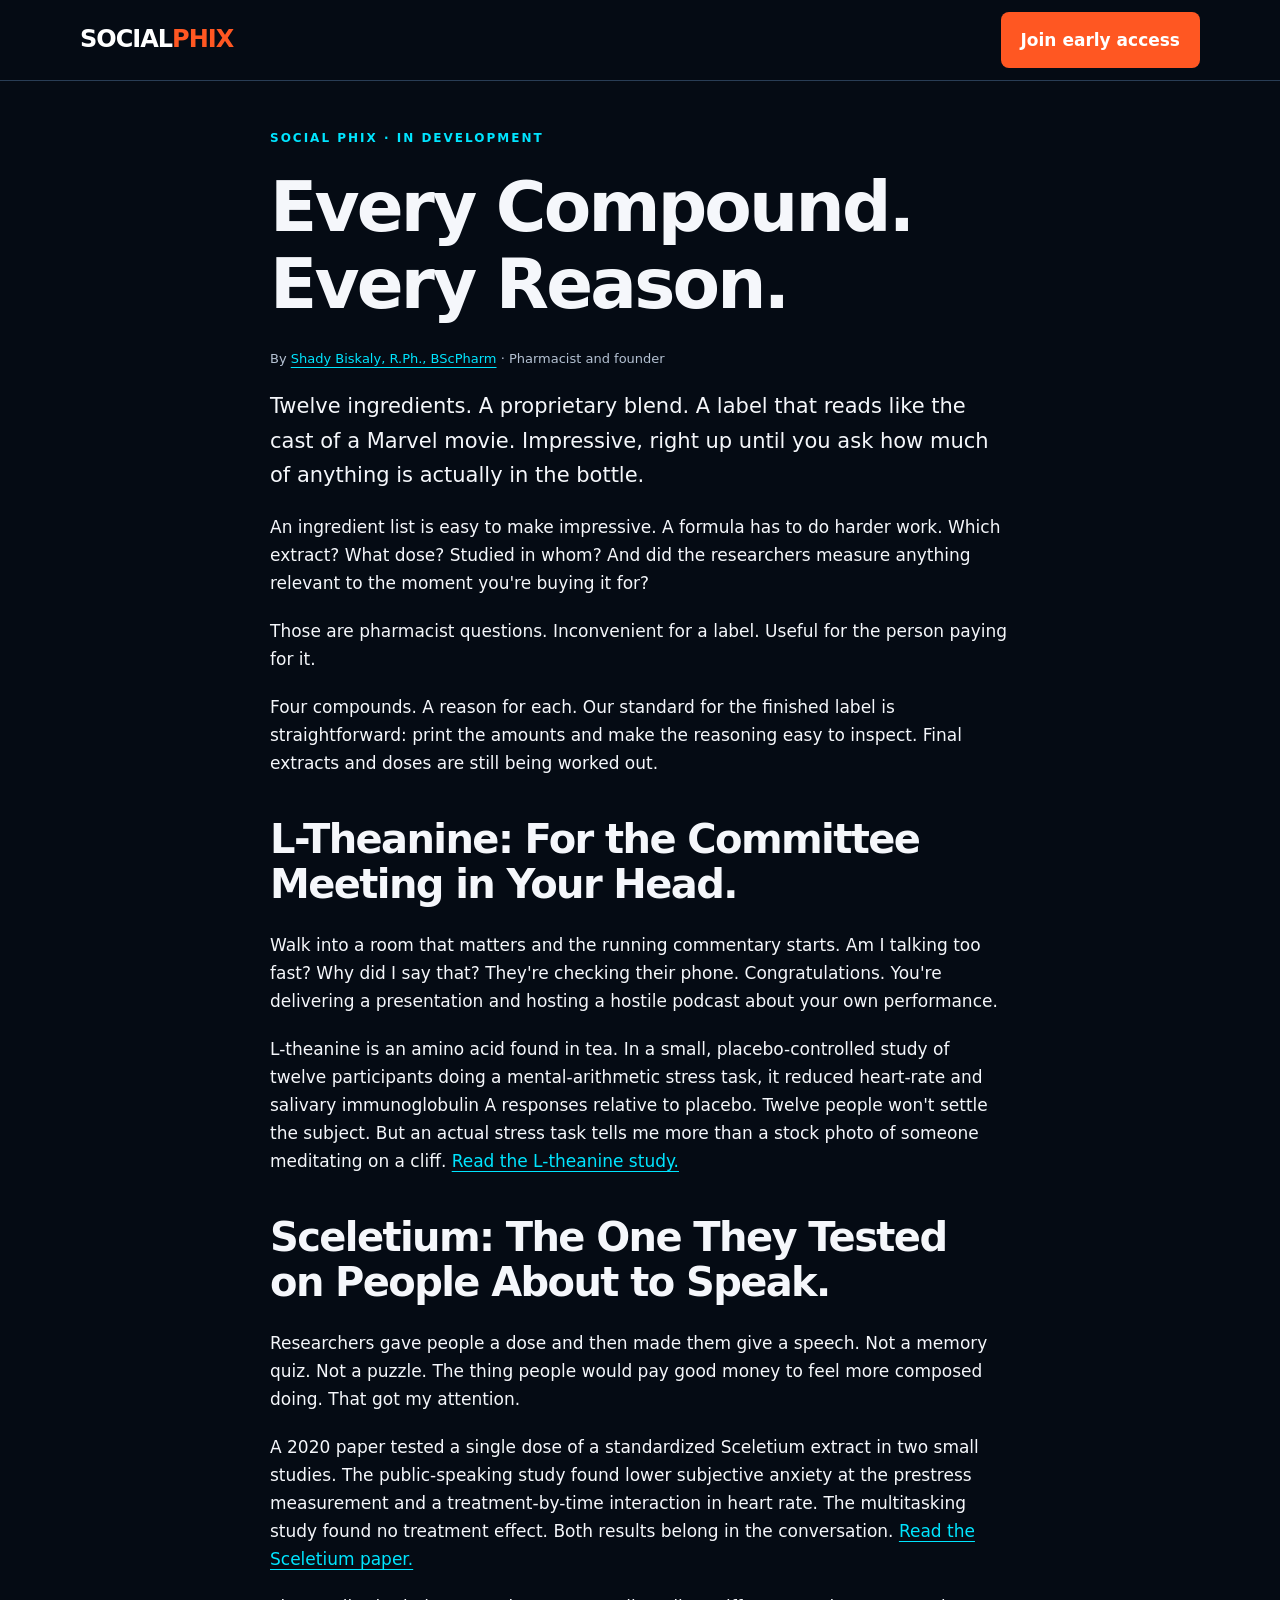
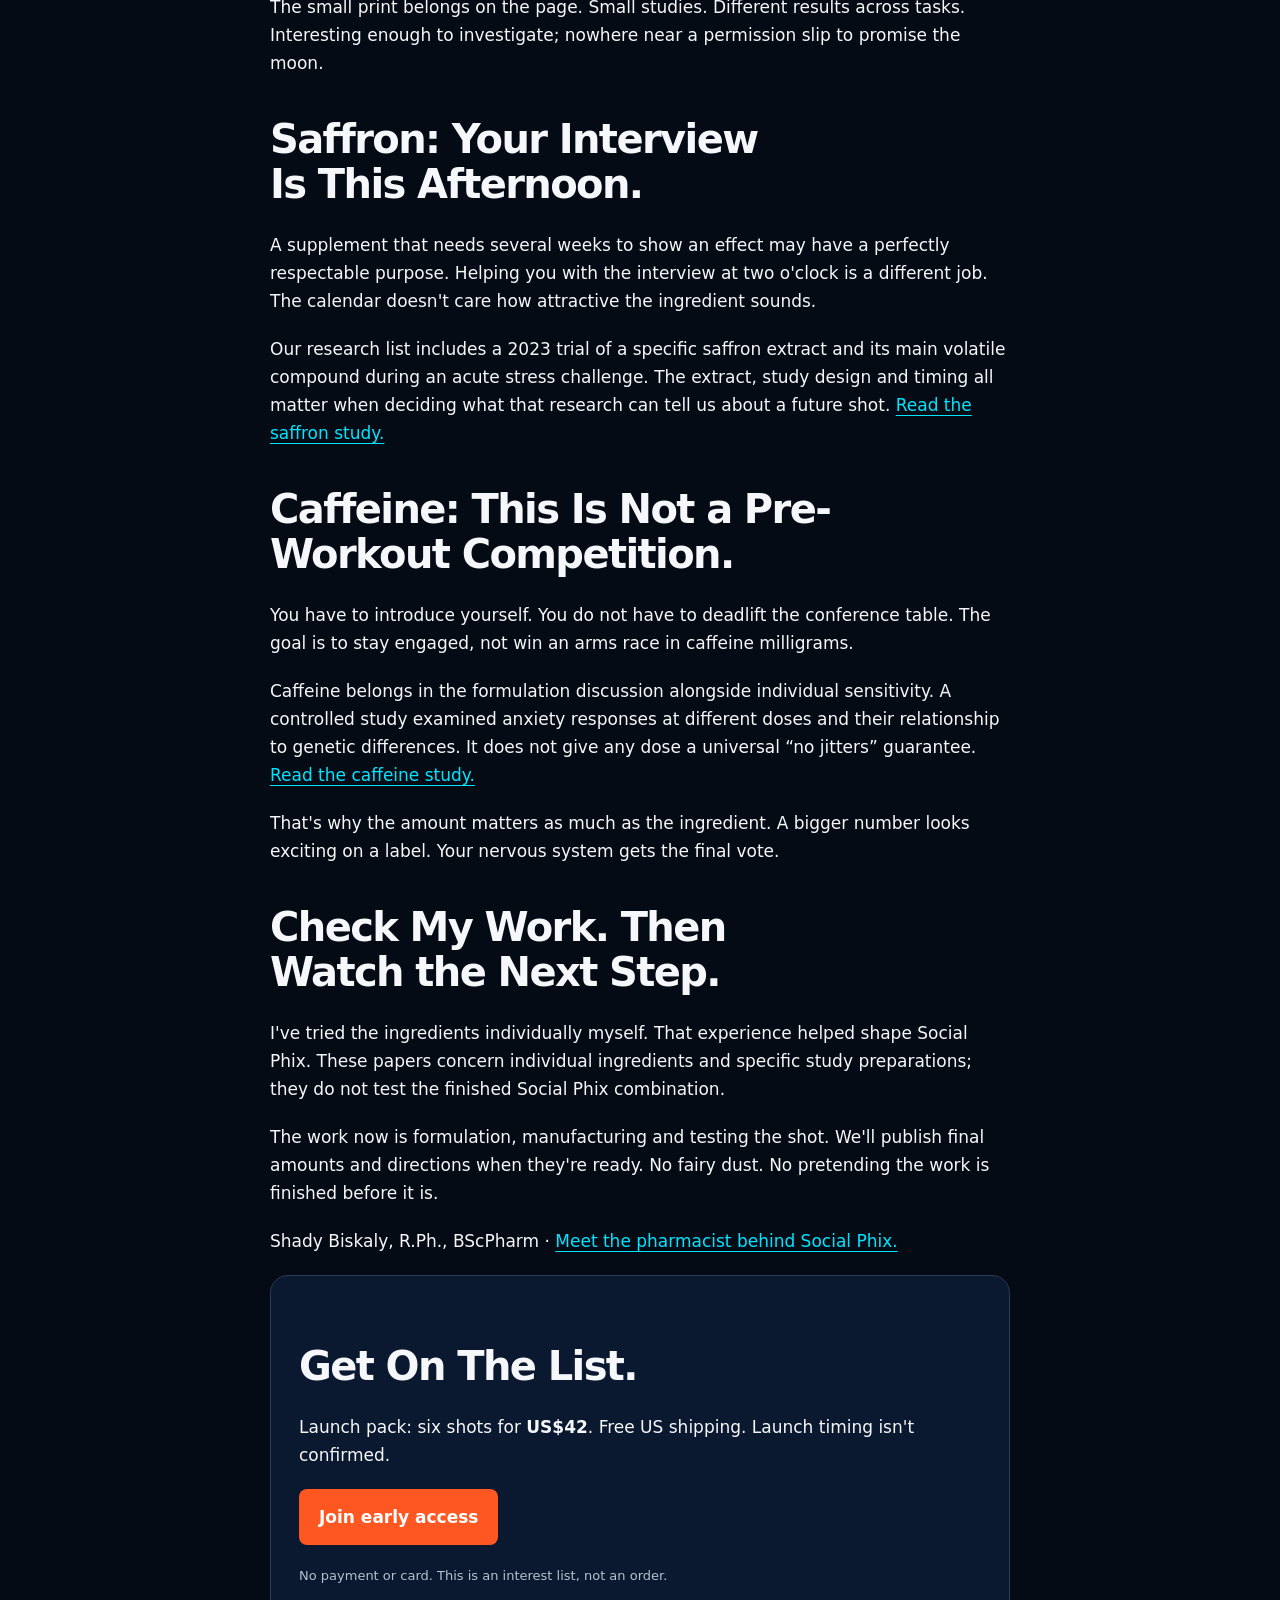
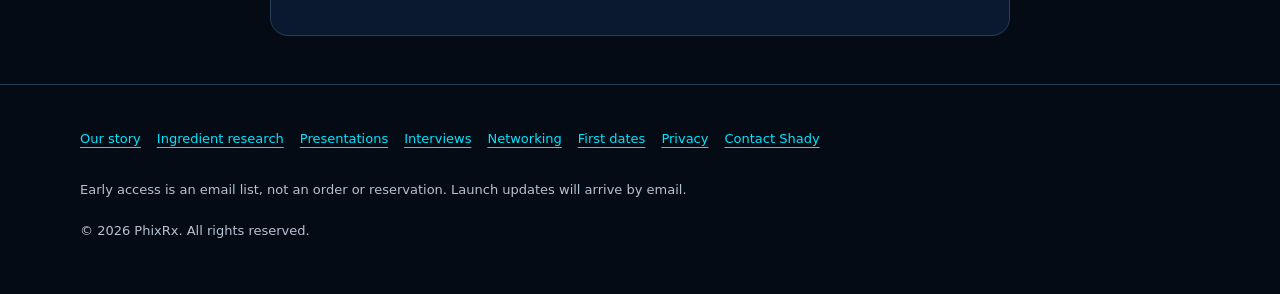
<file: science.html>
<!doctype html><html lang="en"><head><meta charset="utf-8"><meta name="viewport" content="width=device-width,initial-scale=1"><meta name="referrer" content="no-referrer"><meta http-equiv="Content-Security-Policy" content="default-src 'self'; script-src 'self' 'unsafe-inline' https://challenges.cloudflare.com https://www.googletagmanager.com; style-src 'self' 'unsafe-inline'; img-src 'self' data:; connect-src 'self' https://socialphix-waitlist.shadybiskaly.workers.dev https://www.google-analytics.com https://region1.google-analytics.com; frame-src https://challenges.cloudflare.com; form-action 'self' https://socialphix-waitlist.shadybiskaly.workers.dev; base-uri 'self'; object-src 'none'; upgrade-insecure-requests"><title>Ingredients: Every Compound, Every Reason — Social Phix</title><meta name="description" content="Every compound. Every reason. The ingredient research behind Social Phix, with the papers and their limits linked."><link rel="icon" type="image/svg+xml" href="logo.svg"><style>
:root{color-scheme:dark;--bg:#050b14;--panel:#0a192f;--line:#293d55;--muted:#b5c2d3;--orange:#ff5722;--cyan:#00e5ff}*{box-sizing:border-box}html{scroll-behavior:smooth;scroll-padding-top:24px}body{margin:0;background:var(--bg);color:#f5f7fb;font:17px/1.65 system-ui,-apple-system,BlinkMacSystemFont,"Segoe UI",sans-serif}a{color:var(--cyan);text-underline-offset:4px}a:hover{color:white}button,input,select{font:inherit}button,a,input,select,summary{touch-action:manipulation}:focus-visible{outline:3px solid var(--cyan);outline-offset:4px}.wrap{width:min(1120px,calc(100% - 40px));margin:auto}.narrow{max-width:740px}nav{border-bottom:1px solid var(--line)}nav .wrap{min-height:78px;display:flex;justify-content:space-between;align-items:center;gap:16px}.logo{color:white;text-decoration:none;font-size:24px;font-weight:900;letter-spacing:-1px}.logo span,h1 span{color:var(--orange)}.hero{padding:52px 0 64px;background:radial-gradient(ellipse at 90% 20%,#07323c,transparent 60%)}.hero-grid{display:grid;grid-template-columns:minmax(0,1.1fr) minmax(0,1fr);gap:44px;align-items:start}.eyebrow{color:var(--cyan);font-size:12px;font-weight:800;text-transform:uppercase;letter-spacing:2px}h1,h2,h3{line-height:1.12;letter-spacing:-.04em;margin:16px 0 24px}h1{font-size:clamp(42px,5.4vw,70px)}h2{font-size:clamp(28px,4vw,40px)}h3{font-size:24px}p{margin:0 0 20px}.muted,figcaption{color:var(--muted)}.small{font-size:13px}.lead{font-size:21px}.card{background:var(--panel);border:1px solid var(--line);border-radius:18px;padding:28px}.offer{border-color:#34616a}.price{font-size:36px;font-weight:850;letter-spacing:-1px}.price small{font-size:15px;font-weight:400;letter-spacing:0}.button,button{display:inline-block;background:var(--orange);color:white;border:0;border-radius:8px;padding:14px 20px;font-weight:750;text-align:center;text-decoration:none;cursor:pointer}.button:hover,button:hover{background:#d84315;color:white}button:disabled{opacity:.65;cursor:wait}.secondary{background:transparent;border:1px solid var(--line)}.wide{width:100%}label{display:block;font-size:14px;font-weight:650;margin:18px 0 7px}input,select{width:100%;min-width:0;border:1px solid #516176;border-radius:8px;padding:13px;background:var(--bg);color:white}input::placeholder{color:#91a0b3}.check{display:flex;gap:10px;align-items:flex-start;font-weight:400}.check input{width:18px;margin-top:5px;flex-shrink:0}.status{padding:12px;border:1px solid var(--line);border-radius:8px;margin:14px 0}.error{color:#ffc3b0;border-color:var(--orange)}[hidden]{display:none!important}figure{margin:24px 0 0}figure img{width:100%;height:auto;border-radius:16px}figcaption{font-size:12px;margin-top:6px}.section{padding:56px 0;border-top:1px solid var(--line)}.grid{display:grid;grid-template-columns:repeat(2,minmax(0,1fr));gap:22px}.occasion img{width:100%;height:auto;aspect-ratio:480/596;object-fit:contain;border-radius:10px}details{border-bottom:1px solid var(--line);padding:18px 0}summary{cursor:pointer;font-weight:700}details p{margin:14px 0 0}footer{border-top:1px solid var(--line);padding:32px 0;color:var(--muted);font-size:13px}.links,.row{display:flex;flex-wrap:wrap;gap:16px;align-items:center}.links{margin-bottom:18px}.row input{flex:1}.article{padding:48px 0}.stack>*+*{margin-top:24px}.space-top{margin-top:20px}.rewards{padding-left:22px}.rewards li{padding:12px 0;border-bottom:1px solid var(--line)}.reward-state{color:var(--cyan);font-size:13px}.hero-photo{grid-column:1;grid-row:2;margin:0;align-self:end;position:relative}.hero-photo figcaption{position:absolute;top:100%;left:0;right:0}.hero .offer{grid-column:2;grid-row:1 / span 2;align-self:stretch;display:flex;flex-direction:column}.hero .offer form{margin-top:auto}
@media(max-width:760px){.hero-grid,.grid{grid-template-columns:1fr}.hero{padding:32px 0 40px}.hero-grid{gap:28px}.card{padding:22px}.row input{flex-basis:100%}nav .button{font-size:13px;padding:11px 13px}.hero .offer{grid-column:1;grid-row:2}.hero-photo{grid-column:1;grid-row:3}.hero-photo figcaption{position:static}.hero .offer{align-self:start}}
.hero-grid>*{min-width:0}.article p,.article li,.card p{overflow-wrap:anywhere}.article h2{margin-top:40px;overflow-wrap:anywhere;text-wrap:balance}.article li{margin-bottom:12px}.occasion{display:flex;flex-direction:column}.occasion>a{margin-top:auto;padding-block:10px;min-height:44px}.occasion img{object-position:center}.links a{display:inline-flex;align-items:center;min-height:44px}summary{min-height:44px}.hero-photo img{display:block;aspect-ratio:1700/949}.article .lead{max-width:65ch}button{min-height:44px}nav .wrap{flex-wrap:wrap;padding-block:12px}.check{line-height:1.5}@media(max-width:360px){.wrap{width:calc(100% - 28px)}.card{padding:18px}nav .wrap{gap:8px}.logo{font-size:22px}h1{font-size:38px}}
@media(prefers-reduced-motion:reduce){html{scroll-behavior:auto}}
</style><link rel="canonical" href="https://www.socialphix.com/science.html"><meta property="og:title" content="Ingredients: Every Compound, Every Reason — Social Phix"><meta property="og:description" content="Every compound. Every reason. The ingredient research behind Social Phix, with the papers and their limits linked."><meta property="og:url" content="https://www.socialphix.com/science.html"><meta property="og:site_name" content="Social Phix"><meta property="og:type" content="website"><meta property="og:image" content="https://www.socialphix.com/phix2.webp"><meta property="og:image:alt" content="Social Phix bottle design preview"><meta name="twitter:card" content="summary_large_image"><meta name="robots" content="index,follow,max-image-preview:large"><script type="application/ld+json">{"@context": "https://schema.org", "@graph": [{"@type": "Organization", "@id": "https://www.socialphix.com/#organization", "name": "PhixRx", "url": "https://www.socialphix.com/", "email": "shady@socialphix.com", "logo": "https://www.socialphix.com/logo.svg"}, {"@type": "WebSite", "@id": "https://www.socialphix.com/#website", "name": "Social Phix", "url": "https://www.socialphix.com/", "publisher": {"@id": "https://www.socialphix.com/#organization"}}, {"@type": "Person", "@id": "https://www.socialphix.com/about.html#shady", "name": "Shady Biskaly", "honorificSuffix": "R.Ph., BScPharm", "jobTitle": "Pharmacist and founder of Social Phix", "url": "https://www.socialphix.com/about.html"}, {"@type": "WebPage", "@id": "https://www.socialphix.com/science.html#webpage", "url": "https://www.socialphix.com/science.html", "name": "Ingredients: Every Compound, Every Reason — Social Phix", "description": "Every compound. Every reason. The ingredient research behind Social Phix, with the papers and their limits linked.", "isPartOf": {"@id": "https://www.socialphix.com/#website"}, "inLanguage": "en", "publisher": {"@id": "https://www.socialphix.com/#organization"}}, {"@type": "Article", "@id": "https://www.socialphix.com/science.html#article", "headline": "Every Compound. Every Reason.", "description": "Every compound. Every reason. The ingredient research behind Social Phix, with the papers and their limits linked.", "mainEntityOfPage": {"@id": "https://www.socialphix.com/science.html#webpage"}, "author": {"@id": "https://www.socialphix.com/about.html#shady"}, "publisher": {"@id": "https://www.socialphix.com/#organization"}, "citation": ["https://pubmed.ncbi.nlm.nih.gov/16930802/", "https://pubmed.ncbi.nlm.nih.gov/32761980/", "https://doi.org/10.3390/nu15132921", "https://pubmed.ncbi.nlm.nih.gov/18305461/"]}, {"@type": "BreadcrumbList", "itemListElement": [{"@type": "ListItem", "position": 1, "name": "Social Phix", "item": "https://www.socialphix.com/"}, {"@type": "ListItem", "position": 2, "name": "Ingredients: Every Compound, Every Reason", "item": "https://www.socialphix.com/science.html"}]}]}</script></head><body><nav><div class="wrap"><a class="logo" href="/">SOCIAL<span>PHIX</span></a><a class="button" href="/#preorder">Join early access</a></div></nav><main class="article"><article class="wrap narrow"><p class="eyebrow">Social Phix · In development</p><h1>Every Compound. Every Reason.</h1><p class="small muted">By <a href="about.html">Shady Biskaly, R.Ph., BScPharm</a> · Pharmacist and founder</p><p class="lead">Twelve ingredients. A proprietary blend. A label that reads like the cast of a Marvel movie. Impressive, right up until you ask how much of anything is actually in the bottle.</p>
<p>An ingredient list is easy to make impressive. A formula has to do harder work. Which extract? What dose? Studied in whom? And did the researchers measure anything relevant to the moment you're buying it for?</p><p>Those are pharmacist questions. Inconvenient for a label. Useful for the person paying for it.</p><p>Four compounds. A reason for each. Our standard for the finished label is straightforward: print the amounts and make the reasoning easy to inspect. Final extracts and doses are still being worked out.</p>
<h2>L-Theanine: For the Committee Meeting in Your Head.</h2><p>Walk into a room that matters and the running commentary starts. Am I talking too fast? Why did I say that? They're checking their phone. Congratulations. You're delivering a presentation and hosting a hostile podcast about your own performance.</p><p>L-theanine is an amino acid found in tea. In a small, placebo-controlled study of twelve participants doing a mental-arithmetic stress task, it reduced heart-rate and salivary immunoglobulin A responses relative to placebo. Twelve people won't settle the subject. But an actual stress task tells me more than a stock photo of someone meditating on a cliff. <a href="https://pubmed.ncbi.nlm.nih.gov/16930802/">Read the L-theanine study.</a></p>
<h2>Sceletium: The One They Tested on People About to Speak.</h2><p>Researchers gave people a dose and then made them give a speech. Not a memory quiz. Not a puzzle. The thing people would pay good money to feel more composed doing. That got my attention.</p><p>A 2020 paper tested a single dose of a standardized Sceletium extract in two small studies. The public-speaking study found lower subjective anxiety at the prestress measurement and a treatment-by-time interaction in heart rate. The multitasking study found no treatment effect. Both results belong in the conversation. <a href="https://pubmed.ncbi.nlm.nih.gov/32761980/">Read the Sceletium paper.</a></p><p>The small print belongs on the page. Small studies. Different results across tasks. Interesting enough to investigate; nowhere near a permission slip to promise the moon.</p>
<h2>Saffron: Your Interview Is This Afternoon.</h2><p>A supplement that needs several weeks to show an effect may have a perfectly respectable purpose. Helping you with the interview at two o'clock is a different job. The calendar doesn't care how attractive the ingredient sounds.</p><p>Our research list includes a 2023 trial of a specific saffron extract and its main volatile compound during an acute stress challenge. The extract, study design and timing all matter when deciding what that research can tell us about a future shot. <a href="https://doi.org/10.3390/nu15132921">Read the saffron study.</a></p>
<h2>Caffeine: This Is Not a Pre-Workout Competition.</h2><p>You have to introduce yourself. You do not have to deadlift the conference table. The goal is to stay engaged, not win an arms race in caffeine milligrams.</p><p>Caffeine belongs in the formulation discussion alongside individual sensitivity. A controlled study examined anxiety responses at different doses and their relationship to genetic differences. It does not give any dose a universal “no jitters” guarantee. <a href="https://pubmed.ncbi.nlm.nih.gov/18305461/">Read the caffeine study.</a></p><p>That's why the amount matters as much as the ingredient. A bigger number looks exciting on a label. Your nervous system gets the final vote.</p>
<h2>Check My Work. Then Watch the Next Step.</h2><p>I've tried the ingredients individually myself. That experience helped shape Social Phix. These papers concern individual ingredients and specific study preparations; they do not test the finished Social Phix combination.</p><p>The work now is formulation, manufacturing and testing the shot. We'll publish final amounts and directions when they're ready. No fairy dust. No pretending the work is finished before it is.</p><p>Shady Biskaly, R.Ph., BScPharm · <a href="about.html">Meet the pharmacist behind Social Phix.</a></p>
<section class="card space-top"><h2>Get On The List.</h2><p>Launch pack: six shots for <strong>US$42</strong>. Free US shipping. Launch timing isn't confirmed.</p><a class="button" href="/#preorder">Join early access</a><p class="small muted space-top">No payment or card. This is an interest list, not an order.</p></section></article></main><footer><div class="wrap"><div class="links"><a href="about.html">Our story</a><a href="science.html">Ingredient research</a><a href="presentation-anxiety.html">Presentations</a><a href="interview-prep.html">Interviews</a><a href="networking-confidence.html">Networking</a><a href="first-date-nerves.html">First dates</a><a href="privacy.html">Privacy</a><a href="mailto:shady@socialphix.com">Contact Shady</a></div><p>Early access is an email list, not an order or reservation. Launch updates will arrive by email.</p><p>© 2026 PhixRx. All rights reserved.</p></div></footer></body></html>
</file>
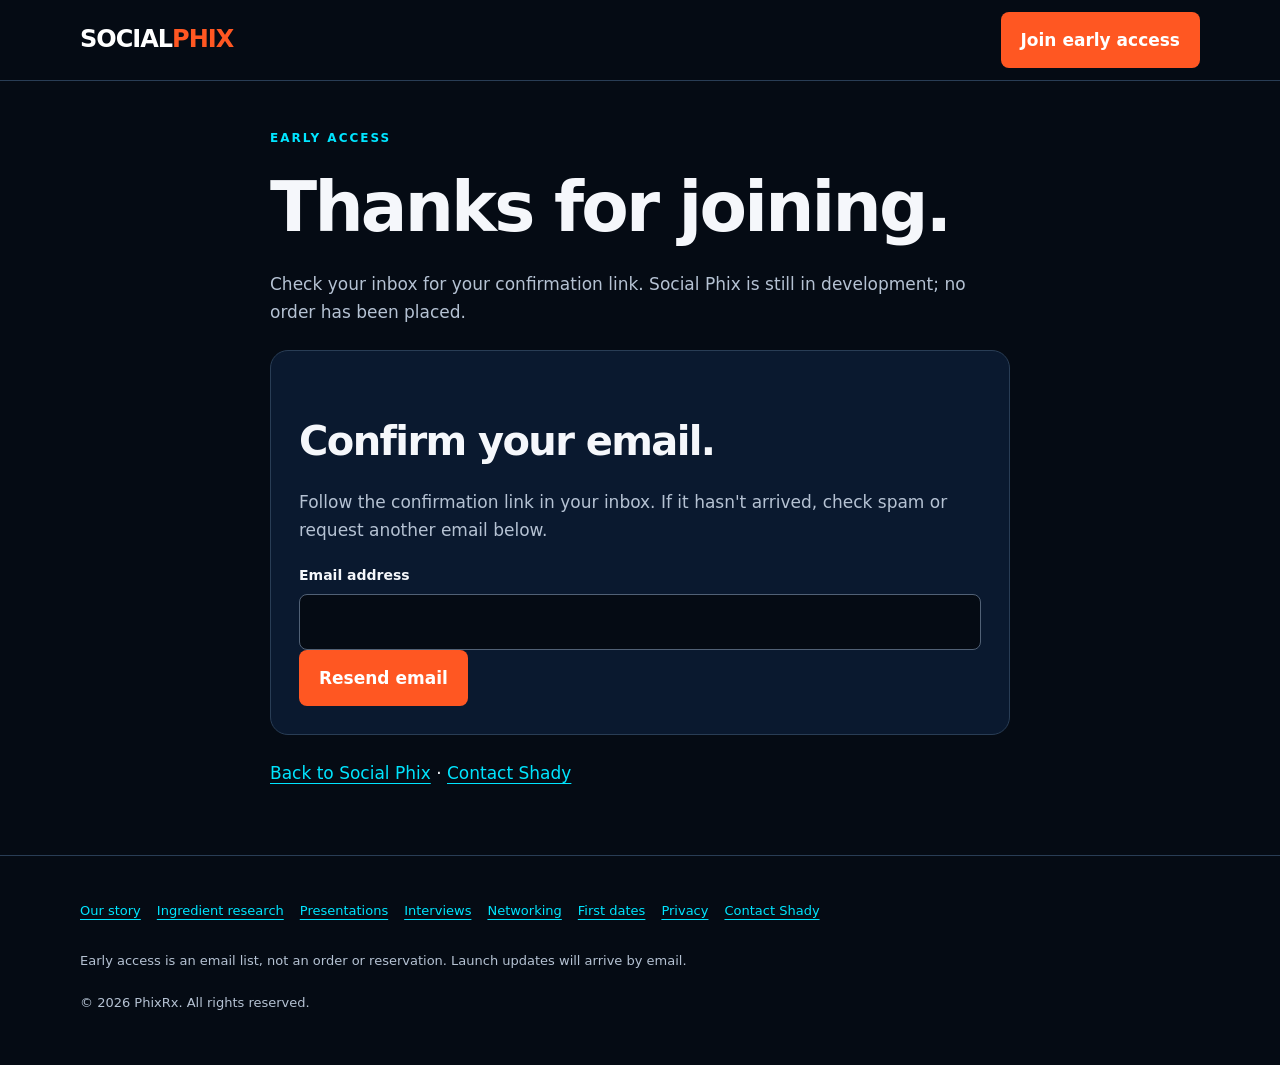
<file: success.html>
<!doctype html><html lang="en"><head><meta charset="utf-8"><meta name="viewport" content="width=device-width,initial-scale=1"><meta name="referrer" content="no-referrer"><meta http-equiv="Content-Security-Policy" content="default-src 'self'; script-src 'self' 'unsafe-inline' https://challenges.cloudflare.com https://www.googletagmanager.com; style-src 'self' 'unsafe-inline'; img-src 'self' data:; connect-src 'self' https://socialphix-waitlist.shadybiskaly.workers.dev https://www.google-analytics.com https://region1.google-analytics.com; frame-src https://challenges.cloudflare.com; form-action 'self' https://socialphix-waitlist.shadybiskaly.workers.dev; base-uri 'self'; object-src 'none'; upgrade-insecure-requests"><title>Social Phix — Your early-access list</title><meta name="description" content="Confirm your Social Phix signup, answer the optional questionnaire and track your referral rewards."><link rel="icon" type="image/svg+xml" href="logo.svg"><style>
:root{color-scheme:dark;--bg:#050b14;--panel:#0a192f;--line:#293d55;--muted:#b5c2d3;--orange:#ff5722;--cyan:#00e5ff}*{box-sizing:border-box}html{scroll-behavior:smooth;scroll-padding-top:24px}body{margin:0;background:var(--bg);color:#f5f7fb;font:17px/1.65 system-ui,-apple-system,BlinkMacSystemFont,"Segoe UI",sans-serif}a{color:var(--cyan);text-underline-offset:4px}a:hover{color:white}button,input,select{font:inherit}button,a,input,select,summary{touch-action:manipulation}:focus-visible{outline:3px solid var(--cyan);outline-offset:4px}.wrap{width:min(1120px,calc(100% - 40px));margin:auto}.narrow{max-width:740px}nav{border-bottom:1px solid var(--line)}nav .wrap{min-height:78px;display:flex;justify-content:space-between;align-items:center;gap:16px}.logo{color:white;text-decoration:none;font-size:24px;font-weight:900;letter-spacing:-1px}.logo span,h1 span{color:var(--orange)}.hero{padding:52px 0 64px;background:radial-gradient(ellipse at 90% 20%,#07323c,transparent 60%)}.hero-grid{display:grid;grid-template-columns:minmax(0,1.1fr) minmax(0,1fr);gap:44px;align-items:start}.eyebrow{color:var(--cyan);font-size:12px;font-weight:800;text-transform:uppercase;letter-spacing:2px}h1,h2,h3{line-height:1.12;letter-spacing:-.04em;margin:16px 0 24px}h1{font-size:clamp(42px,5.4vw,70px)}h2{font-size:clamp(28px,4vw,40px)}h3{font-size:24px}p{margin:0 0 20px}.muted,figcaption{color:var(--muted)}.small{font-size:13px}.lead{font-size:21px}.card{background:var(--panel);border:1px solid var(--line);border-radius:18px;padding:28px}.offer{border-color:#34616a}.price{font-size:36px;font-weight:850;letter-spacing:-1px}.price small{font-size:15px;font-weight:400;letter-spacing:0}.button,button{display:inline-block;background:var(--orange);color:white;border:0;border-radius:8px;padding:14px 20px;font-weight:750;text-align:center;text-decoration:none;cursor:pointer}.button:hover,button:hover{background:#d84315;color:white}button:disabled{opacity:.65;cursor:wait}.secondary{background:transparent;border:1px solid var(--line)}.wide{width:100%}label{display:block;font-size:14px;font-weight:650;margin:18px 0 7px}input,select{width:100%;min-width:0;border:1px solid #516176;border-radius:8px;padding:13px;background:var(--bg);color:white}input::placeholder{color:#91a0b3}.check{display:flex;gap:10px;align-items:flex-start;font-weight:400}.check input{width:18px;margin-top:5px;flex-shrink:0}.status{padding:12px;border:1px solid var(--line);border-radius:8px;margin:14px 0}.error{color:#ffc3b0;border-color:var(--orange)}[hidden]{display:none!important}figure{margin:24px 0 0}figure img{width:100%;height:auto;border-radius:16px}figcaption{font-size:12px;margin-top:6px}.section{padding:56px 0;border-top:1px solid var(--line)}.grid{display:grid;grid-template-columns:repeat(2,minmax(0,1fr));gap:22px}.occasion img{width:100%;height:auto;aspect-ratio:480/596;object-fit:contain;border-radius:10px}details{border-bottom:1px solid var(--line);padding:18px 0}summary{cursor:pointer;font-weight:700}details p{margin:14px 0 0}footer{border-top:1px solid var(--line);padding:32px 0;color:var(--muted);font-size:13px}.links,.row{display:flex;flex-wrap:wrap;gap:16px;align-items:center}.links{margin-bottom:18px}.row input{flex:1}.article{padding:48px 0}.stack>*+*{margin-top:24px}.space-top{margin-top:20px}.rewards{padding-left:22px}.rewards li{padding:12px 0;border-bottom:1px solid var(--line)}.reward-state{color:var(--cyan);font-size:13px}.hero-photo{grid-column:1;grid-row:2;margin:0;align-self:end;position:relative}.hero-photo figcaption{position:absolute;top:100%;left:0;right:0}.hero .offer{grid-column:2;grid-row:1 / span 2;align-self:stretch;display:flex;flex-direction:column}.hero .offer form{margin-top:auto}
@media(max-width:760px){.hero-grid,.grid{grid-template-columns:1fr}.hero{padding:32px 0 40px}.hero-grid{gap:28px}.card{padding:22px}.row input{flex-basis:100%}nav .button{font-size:13px;padding:11px 13px}.hero .offer{grid-column:1;grid-row:2}.hero-photo{grid-column:1;grid-row:3}.hero-photo figcaption{position:static}.hero .offer{align-self:start}}
.hero-grid>*{min-width:0}.article p,.article li,.card p{overflow-wrap:anywhere}.article h2{margin-top:40px;overflow-wrap:anywhere;text-wrap:balance}.article li{margin-bottom:12px}.occasion{display:flex;flex-direction:column}.occasion>a{margin-top:auto;padding-block:10px;min-height:44px}.occasion img{object-position:center}.links a{display:inline-flex;align-items:center;min-height:44px}summary{min-height:44px}.hero-photo img{display:block;aspect-ratio:1700/949}.article .lead{max-width:65ch}button{min-height:44px}nav .wrap{flex-wrap:wrap;padding-block:12px}.check{line-height:1.5}@media(max-width:360px){.wrap{width:calc(100% - 28px)}.card{padding:18px}nav .wrap{gap:8px}.logo{font-size:22px}h1{font-size:38px}}
@media(prefers-reduced-motion:reduce){html{scroll-behavior:auto}}
</style><meta name="robots" content="noindex,nofollow"><script src="https://challenges.cloudflare.com/turnstile/v0/api.js" async defer></script><script async src="https://www.googletagmanager.com/gtag/js?id=G-111753TXDT"></script><script>window.dataLayer=window.dataLayer||[];function gtag(){dataLayer.push(arguments);}gtag('js',new Date());gtag('config','G-111753TXDT',{page_location:'https://www.socialphix.com/success.html',page_referrer:'',allow_google_signals:false,allow_ad_personalization_signals:false});try{if(sessionStorage.getItem('socialphix-join-waitlist')==='1'){gtag('event','join_waitlist',{method:'early_access_form'});sessionStorage.removeItem('socialphix-join-waitlist');}}catch(_){}</script></head><body><nav><div class="wrap"><a class="logo" href="/">SOCIAL<span>PHIX</span></a><a class="button" href="/#preorder">Join early access</a></div></nav><main class="article"><div class="wrap narrow stack"><header><p class="eyebrow" id="eyebrow">Early access</p><h1 id="headline">Thanks for joining.</h1><p id="subhead" class="muted">Check your inbox for your confirmation link. Social Phix is still in development; no order has been placed.</p></header><p id="pageStatus" class="status" role="status" hidden></p>
<section id="survey" class="card" hidden aria-labelledby="surveyTitle"><p class="eyebrow">Optional · Help shape the first version</p><h2 id="surveyTitle">Would this fit your routine?</h2><p>Launch pack: <strong>6 shots for US$42</strong> ($7 each). Free US shipping. </p><form id="interestForm"><label for="priceReaction">Which best describes your interest at that price?</label><select id="priceReaction" name="priceReaction" required><option value="">Choose an answer</option><option value="Notify me when I can buy">Notify me when I can buy</option><option value="Need a sample first">I'd need to try a sample first</option><option value="Too expensive">The price is too high for me</option><option value="Not interested">I'm not interested in buying</option></select><label for="useCase">Which occasion would you consider it for? (optional)</label><select id="useCase" name="useCase"><option value="">Choose an occasion</option><option>Presentations</option><option>Job Interviews</option><option>Networking</option><option>Dates</option><option>Social Events</option><option>Other</option></select><label for="occasionFrequency">How often does it come up? (optional)</label><select id="occasionFrequency" name="occasionFrequency"><option value="">Choose a frequency</option><option>Weekly</option><option>Monthly</option><option>A few times a year</option><option>Rarely</option></select><p id="interestStatus" class="status" role="status" hidden></p><div class="row space-top"><button type="submit">Save my answer</button><button type="button" id="skipSurvey" class="secondary">Skip for now</button></div><p class="small muted space-top">Your answer doesn't affect your referral rewards. This isn't a commitment to buy.</p></form></section>
<section id="confirmation" class="card"><h2>Confirm your email.</h2><p class="muted">Follow the confirmation link in your inbox. If it hasn't arrived, check spam or request another email below.</p><form id="resendForm"><label for="resendEmail">Email address</label><input type="email" id="resendEmail" name="email" required autocomplete="email"><div class="cf-turnstile" data-sitekey="0x4AAAAAAD1HuD0kItdoQfz0" data-theme="dark" data-size="flexible"></div><button type="submit">Resend email</button><p id="resendStatus" class="status" role="status" hidden></p></form></section>
<section id="legacyReservation" class="card" hidden><h2>Your previous reservation</h2><p>Your previous card verification is recorded. No new order was placed here. Contact Shady with questions about your reservation.</p></section>
<section id="tracker" class="card" hidden aria-labelledby="sharingTitle"><p class="eyebrow">Optional sharing</p><h2 id="sharingTitle">Know someone who'd be interested?</h2><p class="muted">Send them your link if someone comes to mind. You don't need to refer anyone to stay on the list.</p><label for="referralLink">Your personal referral link</label><div class="row"><input id="referralLink" readonly><button type="button" id="copyLink">Copy link</button></div><p id="copyStatus" class="small" role="status"></p><div class="row"><a id="shareEmail">Share by email</a><a id="shareWhatsapp" target="_blank" rel="noopener noreferrer">WhatsApp</a></div><details><summary>View your referral rewards</summary><p><strong id="referralCount">—</strong> confirmed referrals</p><ul id="rewardList" class="rewards"></ul><p id="rewardTerms" class="small muted"></p><p id="rewardCommonTerms" class="small muted"></p></details></section><p><a href="/">Back to Social Phix</a> · <a href="mailto:shady@socialphix.com">Contact Shady</a></p></div></main><footer><div class="wrap"><div class="links"><a href="about.html">Our story</a><a href="science.html">Ingredient research</a><a href="presentation-anxiety.html">Presentations</a><a href="interview-prep.html">Interviews</a><a href="networking-confidence.html">Networking</a><a href="first-date-nerves.html">First dates</a><a href="privacy.html">Privacy</a><a href="mailto:shady@socialphix.com">Contact Shady</a></div><p>Early access is an email list, not an order or reservation. Launch updates will arrive by email.</p><p>© 2026 PhixRx. All rights reserved.</p></div></footer><script>'use strict';
(()=>{
 const WORKER='https://socialphix-waitlist.shadybiskaly.workers.dev',params=new URLSearchParams(location.search),code=(params.get('ref')||'').trim().toUpperCase(),$=id=>document.getElementById(id);
 function message(id,text,error=false){const el=$(id);el.textContent=text;el.hidden=false;el.classList.toggle('error',error);}
 let session=null;try{session=JSON.parse(sessionStorage.getItem('socialphix-survey')||'null');}catch(_){}
 const token=new URLSearchParams(location.hash.slice(1)).get('survey');if(token&&code)session={code,token};
 if(location.hash)history.replaceState(null,'',location.pathname+location.search);
 if(session&&session.code===code&&/^[a-f0-9]{32}$/.test(session.token)){
  $('survey').hidden=false;
  $('interestForm').addEventListener('submit',async event=>{
   event.preventDefault();const form=event.currentTarget;if(!form.reportValidity())return;const btn=form.querySelector('button[type=submit]');if(btn.disabled)return;btn.disabled=true;
   try{const body=Object.fromEntries(new FormData(form));body.token=session.token;body.code=code;
    const res=await fetch(WORKER+'/interest',{method:'POST',headers:{'Content-Type':'application/json'},body:JSON.stringify(body)}),data=await res.json();
    if(!res.ok||!data.ok)throw new Error(data.error||'Your answer could not be saved.');
    $('survey').hidden=true;message('pageStatus','Thanks — your answer has been saved. Sharing below is optional.');try{sessionStorage.removeItem('socialphix-survey');}catch(_){}
   }catch(err){message('interestStatus',err instanceof TypeError?'We could not save your answer. Retry or skip; your signup is safe.':err.message,true);}finally{btn.disabled=false;}
  });
  $('skipSurvey').addEventListener('click',()=>{$('survey').hidden=true;});
 }
 if(params.get('error')){$('headline').textContent='That confirmation link did not work.';message('pageStatus','It may have expired. Request a fresh confirmation email below.',true);}
 if(params.get('email_failed')==='1')message('pageStatus','Your signup was saved, but the email could not be sent. Request another email below or contact Shady.',true);
 $('resendForm').addEventListener('submit',async event=>{
  event.preventDefault();const form=event.currentTarget;if(!form.reportValidity())return;const btn=form.querySelector('button');if(btn.disabled)return;btn.disabled=true;
  try{const res=await fetch(WORKER+'/signup',{method:'POST',body:new FormData(form)}),data=await res.json();if(!res.ok||!data.ok||data.emailSent===false)throw new Error(data.error||'We could not send the email. Try again shortly.');message('resendStatus','Email sent. Check your inbox and spam folder.');}
  catch(err){message('resendStatus',err instanceof TypeError?'Could not reach the email service. Please try again.':err.message,true);}finally{btn.disabled=false;if(window.turnstile)window.turnstile.reset();}
 });
 if(!code)return;
 const shareUrl='https://www.socialphix.com/?ref='+encodeURIComponent(code),shareText="I'm following Social Phix, a pre-event shot being developed for calm and focus. The launch pack is six shots for US$42 with free US shipping. I may earn referral rewards if you join through my link: "+shareUrl;
 $('referralLink').value=shareUrl;$('shareEmail').href='mailto:?subject='+encodeURIComponent('Social Phix — meet the pre-event shot')+'&body='+encodeURIComponent(shareText);$('shareWhatsapp').href='https://wa.me/?text='+encodeURIComponent(shareText);
 $('copyLink').addEventListener('click',async()=>{try{await navigator.clipboard.writeText(shareUrl);message('copyStatus','Link copied. Mention that you may earn referral rewards when sharing.');}catch(_){$('referralLink').select();message('copyStatus','Select and copy the link above. Mention that you may earn referral rewards.');}});
 async function refreshStats(){
  try{const res=await fetch(WORKER+'/stats?code='+encodeURIComponent(code),{cache:'no-store'}),data=await res.json();if(!res.ok||!data.ok)throw new Error('Tracker unavailable.');
   $('tracker').hidden=false;$('confirmation').hidden=data.verified===true;$('eyebrow').textContent=data.verified===true?'Email confirmed':'One step left';$('headline').textContent=data.verified===true?"You're on the list.":'Please confirm your email.';$('subhead').textContent=data.verified===true?"We'll email development updates and future launch news. No order has been placed.":'Check your inbox to confirm. Your referral link is ready, but rewards require your confirmation.';
   const count=Number.isFinite(data.referrals)?Math.max(0,Math.floor(data.referrals)):0;$('referralCount').textContent=String(count);
   const rewards=data.rewards;
   $('rewardList').replaceChildren();
   if(!rewards||!Array.isArray(rewards.tiers)){
    $('rewardTerms').textContent='Your reward details are temporarily unavailable. Your referrals are still recorded.';
    $('rewardCommonTerms').textContent='';
   }else{
    $('rewardTerms').textContent=rewards.terms;$('rewardCommonTerms').textContent=rewards.commonTerms;
    for(const tier of rewards.tiers){
     const li=document.createElement('li'),title=document.createElement('strong'),desc=document.createElement('span'),state=document.createElement('span');
     li.dataset.threshold=String(tier.threshold);title.textContent=tier.threshold+' referrals · '+tier.title;
     desc.className='small muted';desc.textContent=tier.description;state.className='reward-state';
     state.textContent=count<tier.threshold?(tier.threshold-count)+' more confirmed referrals':!data.verified?'Threshold reached — confirm your email':rewards.legacy?'Reward unlocked':tier.threshold===rewards.highestThreshold?'Your current reward':'Included in your higher reward';
     li.append(title,document.createElement('br'),desc,document.createElement('br'),state);$('rewardList').append(li);
    }
   }
  }catch(_){message('pageStatus',"We couldn't load your tracker. Refresh to retry; your signup has not been removed.",true);}
 }
 refreshStats();document.addEventListener('visibilitychange',()=>{if(!document.hidden)refreshStats();});
 // Only the worker counts verification; a tracker URL is not proof of confirmation.
 if(params.get('reserved')==='1'&&params.get('session_id')){(async()=>{try{const res=await fetch(WORKER+'/reserve-confirm?code='+encodeURIComponent(code)+'&session_id='+encodeURIComponent(params.get('session_id'))),data=await res.json();if(res.ok&&data.ok&&data.reserved)$('legacyReservation').hidden=false;}catch(_){message('pageStatus','Your previous reservation status could not be checked. Contact Shady if you need help.',true);}})();}
})();
</script></body></html>
</file>
